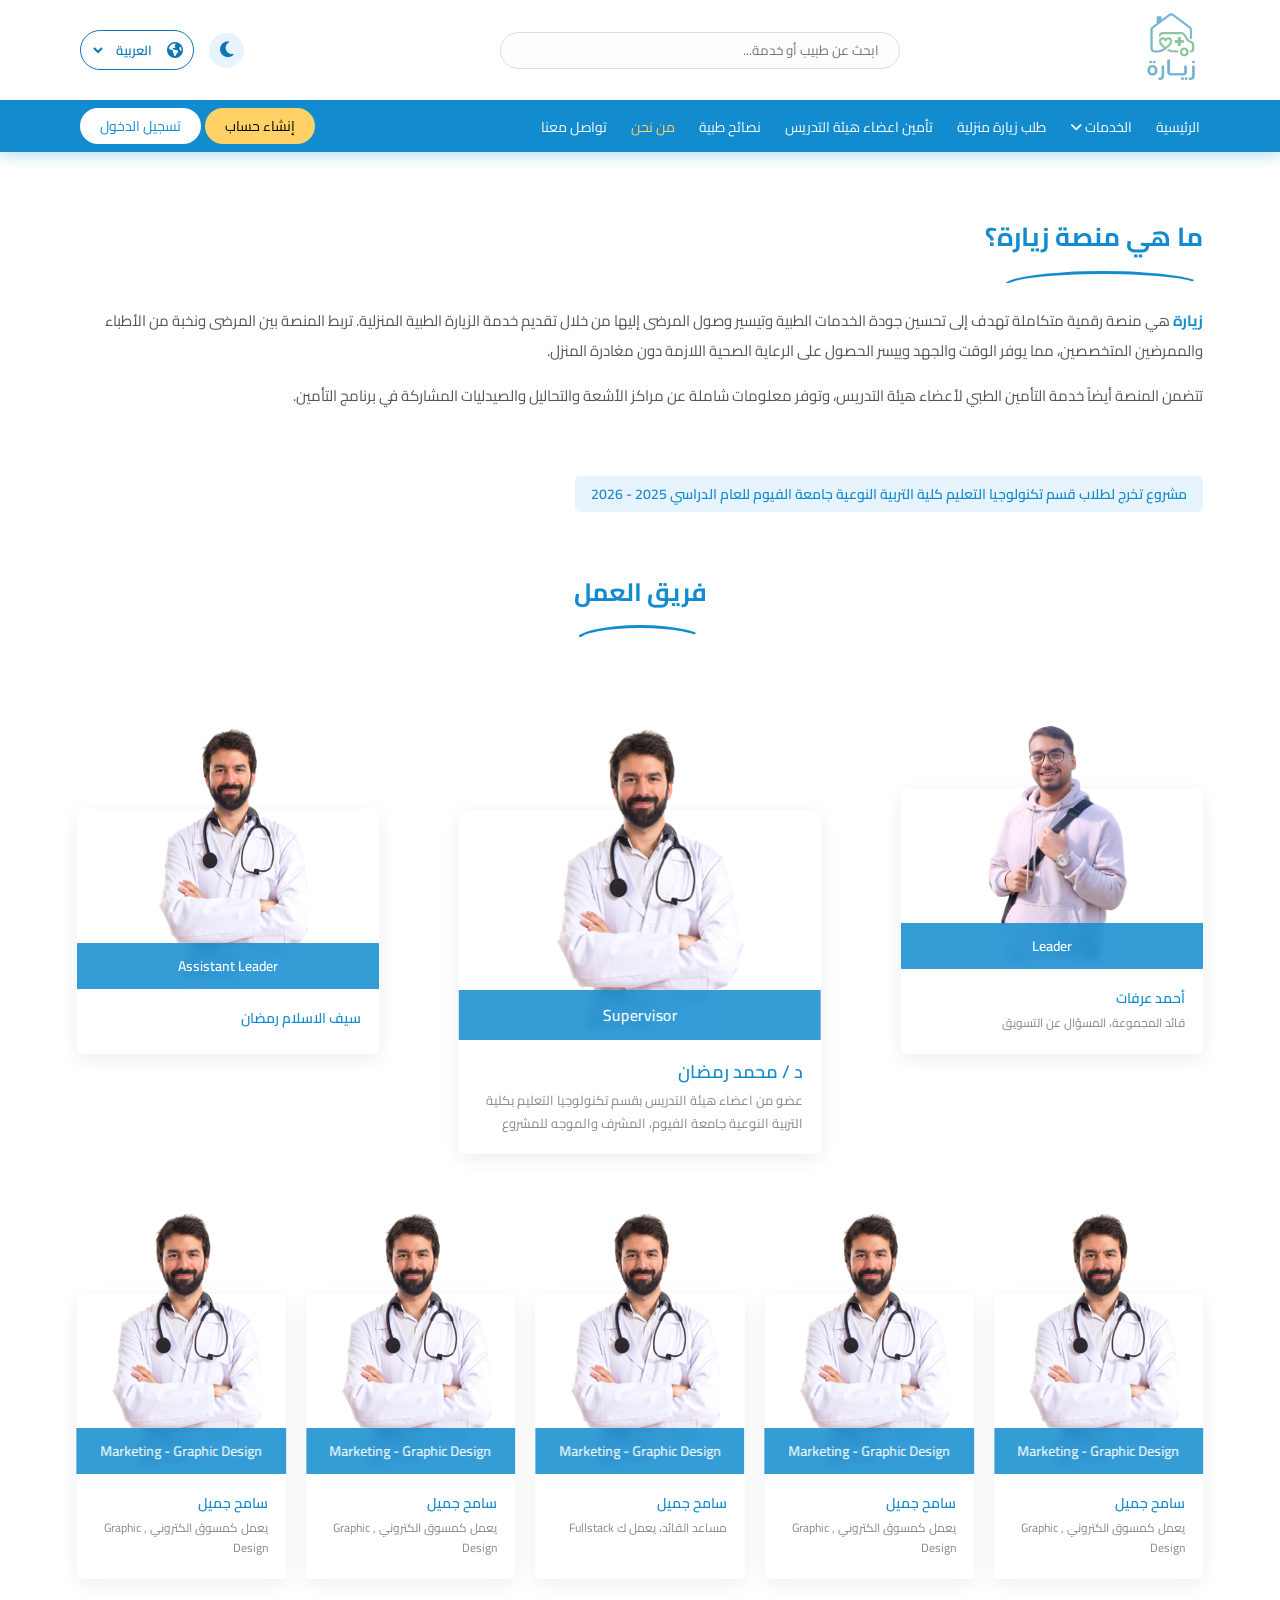
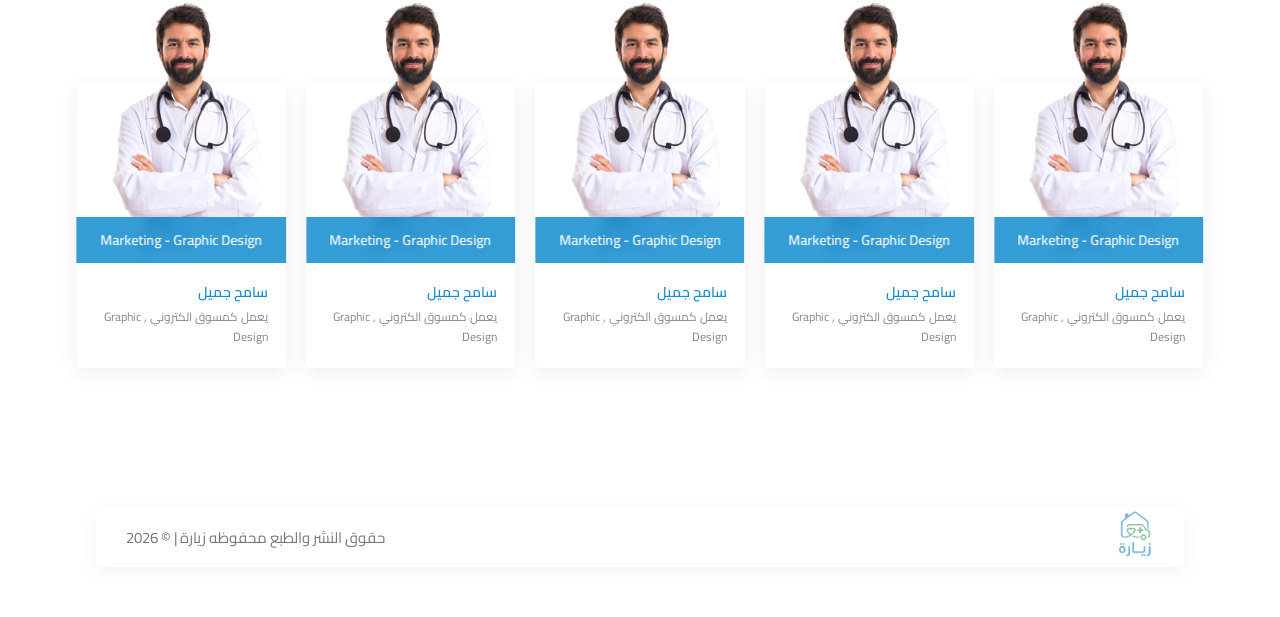
<file: about.html>
<!DOCTYPE html>
<html lang="ar" dir="rtl">
<head>
    <meta charset="UTF-8">
    <meta name="viewport" content="width=device-width, initial-scale=1.0">
    <title>من نحن</title>
    <link rel="stylesheet" href="css/header.css">
    <link rel="stylesheet" href="css/footer.css">
    <link rel="stylesheet" href="css/about.css">
    <link rel="stylesheet" href="https://cdnjs.cloudflare.com/ajax/libs/font-awesome/6.5.0/css/all.min.css">
    <link href="https://fonts.googleapis.com/css2?family=Cairo:wght@400;600;700;900&display=swap" rel="stylesheet">
</head>
<body>

<header class="header">
    <div class="middle-header">
        <div class="logo">
            <a href="index.html"><img src="assets/logo.png" alt="شعار زيارة"></a>
        </div>
        <div class="search">
            <input type="text" placeholder="ابحث عن طبيب أو خدمة..." id="searchInput" autocomplete="off">
            <div class="search-results-dropdown" id="searchDropdown">
                <div class="search-results-header">
                    <span><strong id="resultsCount"></strong>&nbsp;لـ "<span id="searchQuery"></span>"</span>
                    <button class="search-close-btn" onclick="closeSearchDropdown()"><i class="fa-solid fa-xmark"></i></button>
                </div>
                <div class="search-loading" id="searchLoading"><div class="search-spinner"></div><p>جاري البحث...</p></div>
                <div class="search-empty" id="searchEmpty"><i class="fa-solid fa-magnifying-glass"></i><p>لا توجد نتائج مطابقة</p></div>
                <div class="search-results-list" id="searchResultsList"></div>
            </div>
        </div>
        <div class="theme-toggle" onclick="toggleTheme()"><i class="fa-solid fa-moon"></i></div>
        <div class="lang">
            <i class="fa-solid fa-earth-americas"></i>
            <select onchange="changeLang(this.value)">
                <option value="ar">العربية</option>
                <option value="en">English</option>
            </select>
        </div>
    </div>

    <div class="nav-bar">
        <div class="hamburger" onclick="toggleMenu()">
            <span></span><span></span><span></span>
        </div>
        <nav class="nav">
            <div class="lang-theme">
                <div class="nav-theme" onclick="toggleTheme()">
                    <i class="fa-solid fa-moon" id="navThemeIcon"></i>
                    <span>تغيير الوضع</span>
                </div>
                <div class="nav-lang">
                    <i class="fa-solid fa-earth-americas"></i>
                    <select onchange="changeLang(this.value)">
                        <option value="ar">العربية</option>
                        <option value="en">English</option>
                    </select>
                </div>
            </div>
            <a href="index.html">الرئيسية</a>
            <div class="list-services">
                <a href="requestVisit.html">الخدمات <i class="fa-solid fa-angle-down"></i></a>
                <ul class="items-services">
                    <li>طلب طبيب</li>
                    <li>طلب تمريض</li>
                    <li>أخذ عينة</li>
                    <li>علاج طبيعي</li>
                </ul>
            </div>
            <a href="requestVisit.html">طلب زيارة منزلية</a>
            <a href="insurance.html">تأمين اعضاء هيئة التدريس</a>
            <a href="medicalTips.html">نصائح طبية</a>
            <a href="about.html" class="nav-active">من نحن</a>
            <a href="contact.html">تواصل معنا</a>
        </nav>
        <div class="buttons">
            <a href="register.html"><button class="join-btn">إنشاء حساب</button></a>
            <a href="login.html"><button class="login-btn">تسجيل الدخول</button></a>
        </div>
    </div>
</header>


<section class="about-section">
    <div class="about-container">

        <div class="about-text-wrap">
            <h2>ما هي منصة زيارة؟</h2>
            <div class="line line-w"></div>
            <p>
                <strong>زيارة</strong> هي منصة رقمية متكاملة تهدف إلى تحسين جودة الخدمات الطبية وتيسير وصول المرضى إليها من خلال تقديم خدمة الزيارة الطبية المنزلية. تربط المنصة بين المرضى ونخبة من الأطباء والممرضين المتخصصين، مما يوفر الوقت والجهد وييسر الحصول على الرعاية الصحية اللازمة دون مغادرة المنزل.
            </p>
            <p>
                تتضمن المنصة أيضاً خدمة التأمين الطبي لأعضاء هيئة التدريس، وتوفر معلومات شاملة عن مراكز الأشعة والتحاليل والصيدليات المشاركة في برنامج التأمين.
            </p>
        </div>

        <div class="about-info">
            <div class="about-badge">
                مشروع تخرج لطلاب قسم تكنولوجيا التعليم كلية التربية النوعية جامعة الفيوم للعام الدراسي 2025 - 2026
            </div>

        </div>

    </div>
</section> 


<section class="team-section">
    <div class="team-container">

        <div class="team-heading">
            <h2>فريق العمل</h2>
            <div class="line"></div>
        </div>

        <div class="team-supervisor-row">

            <div class="member-card leader-card">
                <div class="member-img-wrap">
                    <img src="assets/image/ahmed arafat.png" alt="قائد الفريق" onerror="this.style.display='none'; this.nextElementSibling.style.display='flex'">
                    <span class="member-number">Leader</span>
                </div>
                <div class="member-info">
                    <h3 class="member-name">أحمد عرفات</h3>
                    <p class="member-desc">قائد المجموعة، المسؤال عن التسويق</p>
                </div>
            </div>

            <div class="member-card supervisor-card">
                <div class="member-img-wrap">
                    <img src="assets/image/b3b3faed5a578a21a8fcec059f989ca0964f6737.png" alt="مشرف المشروع" onerror="this.style.display='none'; this.nextElementSibling.style.display='flex'">
                    <span class="member-number">Supervisor</span>
                </div>
                <div class="member-info">
                    <h3 class="member-name">د / محمد رمضان</h3>
                    <p class="member-desc">عضو من اعضاء هيئة التدريس بقسم تكنولوجيا التعليم بكلية التربية النوعية جامعة الفيوم، المشرف والموجه للمشروع</p>
                </div>
            </div>

            <div class="member-card leader-card">
                <div class="member-img-wrap">
                    <img src="assets/image/b3b3faed5a578a21a8fcec059f989ca0964f6737.png" alt="مساعد القائد" onerror="this.style.display='none'; this.nextElementSibling.style.display='flex'">
                    <span class="member-number">Assistant Leader</span>
                </div>
                <div class="member-info">
                    <h3 class="member-name">سيف الاسلام رمضان</h3>
                    <p class="member-desc"></p>
                </div>
            </div>

        </div>

        <div class="team-members-grid">

            <div class="member-card" style="animation-delay:0.05s">
                <div class="member-img-wrap">
                    <img src="assets/image/b3b3faed5a578a21a8fcec059f989ca0964f6737.png" alt="عضو" onerror="this.style.display='none'; this.nextElementSibling.style.display='flex'">
                    <span class="member-number">Marketing - Graphic Design</span>
                </div>
                <div class="member-info">
                    <h3 class="member-name">سامح جميل</h3>
                    <p class="member-desc">يعمل كمسوق الكتروني , Graphic Design</p>

                </div>
            </div>

            <div class="member-card" style="animation-delay:0.05s">
                <div class="member-img-wrap">
                    <img src="assets/image/b3b3faed5a578a21a8fcec059f989ca0964f6737.png" alt="عضو" onerror="this.style.display='none'; this.nextElementSibling.style.display='flex'">
                    <span class="member-number">Marketing - Graphic Design</span>
                </div>
                <div class="member-info">
                    <h3 class="member-name">سامح جميل</h3>
                    <p class="member-desc">يعمل كمسوق الكتروني , Graphic Design</p>

                </div>
            </div>

            <div class="member-card" style="animation-delay:0.05s">
                <div class="member-img-wrap">
                    <img src="assets/image/b3b3faed5a578a21a8fcec059f989ca0964f6737.png" alt="عضو" onerror="this.style.display='none'; this.nextElementSibling.style.display='flex'">
                    <span class="member-number">Marketing - Graphic Design</span>
                </div>
                <div class="member-info">
                    <h3 class="member-name">سامح جميل</h3>
                    <p class="member-desc">مساعد القائد، يعمل ك Fullstack </p>

                </div>
            </div>

            <div class="member-card" style="animation-delay:0.05s">
                <div class="member-img-wrap">
                    <img src="assets/image/b3b3faed5a578a21a8fcec059f989ca0964f6737.png" alt="عضو" onerror="this.style.display='none'; this.nextElementSibling.style.display='flex'">
                    <span class="member-number">Marketing - Graphic Design</span>
                </div>
                <div class="member-info">
                    <h3 class="member-name">سامح جميل</h3>
                    <p class="member-desc">يعمل كمسوق الكتروني , Graphic Design</p>

                </div>
            </div>

            <div class="member-card" style="animation-delay:0.05s">
                <div class="member-img-wrap">
                    <img src="assets/image/b3b3faed5a578a21a8fcec059f989ca0964f6737.png" alt="عضو" onerror="this.style.display='none'; this.nextElementSibling.style.display='flex'">
                    <span class="member-number">Marketing - Graphic Design</span>
                </div>
                <div class="member-info">
                    <h3 class="member-name">سامح جميل</h3>
                    <p class="member-desc">يعمل كمسوق الكتروني , Graphic Design</p>

                </div>
            </div>
            <div class="member-card" style="animation-delay:0.05s">
                <div class="member-img-wrap">
                    <img src="assets/image/b3b3faed5a578a21a8fcec059f989ca0964f6737.png" alt="عضو" onerror="this.style.display='none'; this.nextElementSibling.style.display='flex'">
                    <span class="member-number">Marketing - Graphic Design</span>
                </div>
                <div class="member-info">
                    <h3 class="member-name">سامح جميل</h3>
                    <p class="member-desc">يعمل كمسوق الكتروني , Graphic Design</p>

                </div>
            </div>

            <div class="member-card" style="animation-delay:0.05s">
                <div class="member-img-wrap">
                    <img src="assets/image/b3b3faed5a578a21a8fcec059f989ca0964f6737.png" alt="عضو" onerror="this.style.display='none'; this.nextElementSibling.style.display='flex'">
                    <span class="member-number">Marketing - Graphic Design</span>
                </div>
                <div class="member-info">
                    <h3 class="member-name">سامح جميل</h3>
                    <p class="member-desc">يعمل كمسوق الكتروني , Graphic Design</p>

                </div>
            </div>

            <div class="member-card" style="animation-delay:0.05s">
                <div class="member-img-wrap">
                    <img src="assets/image/b3b3faed5a578a21a8fcec059f989ca0964f6737.png" alt="عضو" onerror="this.style.display='none'; this.nextElementSibling.style.display='flex'">
                    <span class="member-number">Marketing - Graphic Design</span>
                </div>
                <div class="member-info">
                    <h3 class="member-name">سامح جميل</h3>
                    <p class="member-desc">يعمل كمسوق الكتروني , Graphic Design</p>

                </div>
            </div>

            <div class="member-card" style="animation-delay:0.05s">
                <div class="member-img-wrap">
                    <img src="assets/image/b3b3faed5a578a21a8fcec059f989ca0964f6737.png" alt="عضو" onerror="this.style.display='none'; this.nextElementSibling.style.display='flex'">
                    <span class="member-number">Marketing - Graphic Design</span>
                </div>
                <div class="member-info">
                    <h3 class="member-name">سامح جميل</h3>
                    <p class="member-desc">يعمل كمسوق الكتروني , Graphic Design</p>

                </div>
            </div>

            <div class="member-card" style="animation-delay:0.05s">
                <div class="member-img-wrap">
                    <img src="assets/image/b3b3faed5a578a21a8fcec059f989ca0964f6737.png" alt="عضو" onerror="this.style.display='none'; this.nextElementSibling.style.display='flex'">
                    <span class="member-number">Marketing - Graphic Design</span>
                </div>
                <div class="member-info">
                    <h3 class="member-name">سامح جميل</h3>
                    <p class="member-desc">يعمل كمسوق الكتروني , Graphic Design</p>

                </div>
            </div>

        </div>

    </div>
</section>

<footer>
    <div class="footer-small">
        <div class="footer-logo"><img src="assets/logo.png" alt="زيارة"></div>
        <p>حقوق النشر والطبع محفوظه زيارة | &copy; 2026</p>
    </div>
</footer>

<script src="js/header.js"></script>
</body>
</html>
</file>
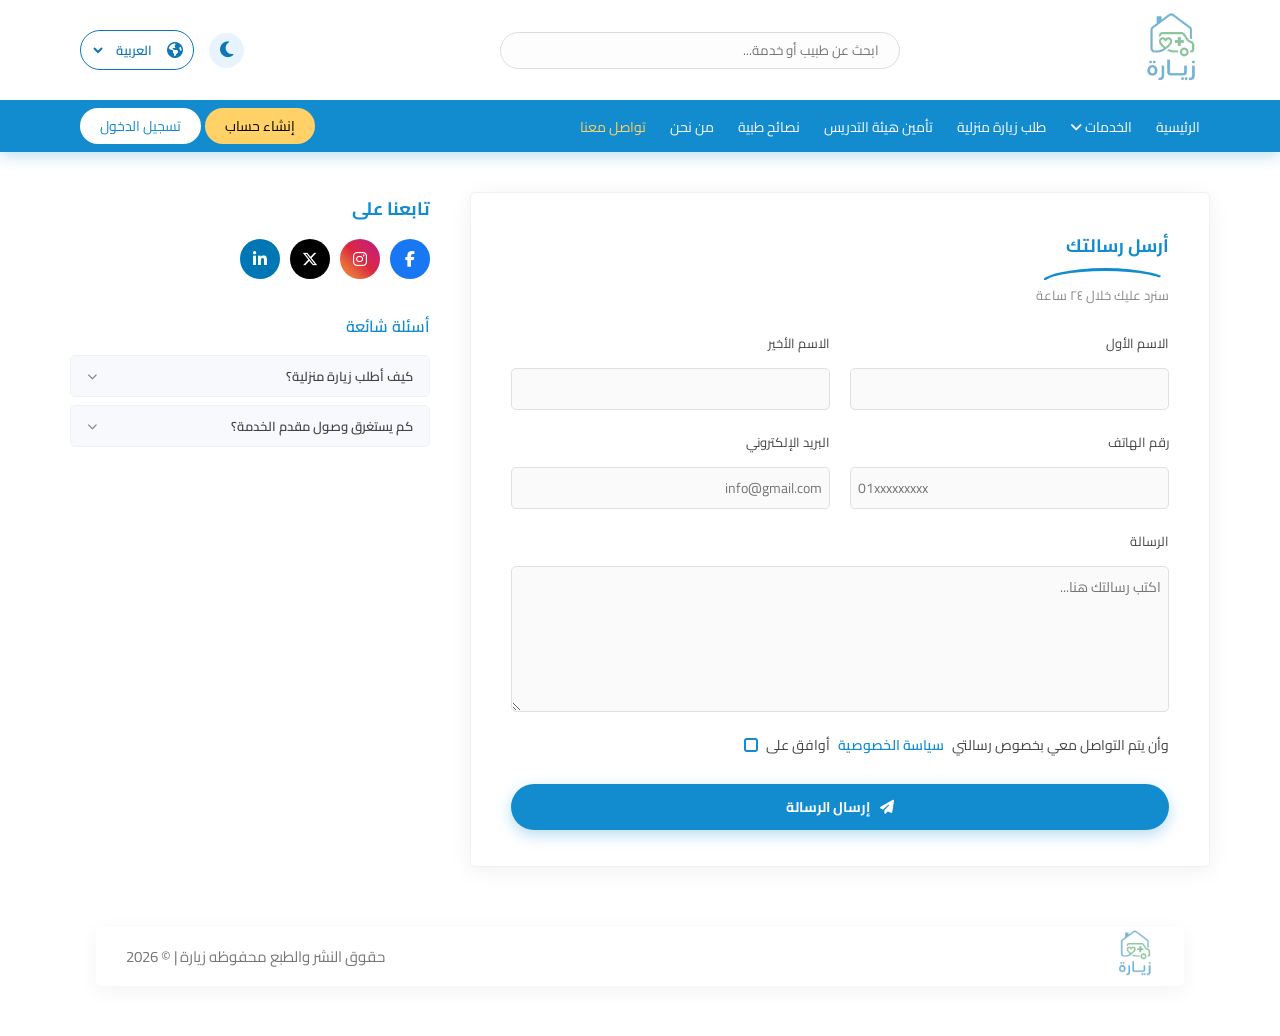
<file: contact.html>
<!DOCTYPE html>
<html lang="ar" dir="rtl">
<head>
    <meta charset="UTF-8">
    <meta name="viewport" content="width=device-width, initial-scale=1.0">
    <title>تواصل معنا</title>
    <link rel="stylesheet" href="css/header.css">
    <link rel="stylesheet" href="css/footer.css">
    <link rel="stylesheet" href="css/contact.css">
    <link rel="stylesheet" href="https://cdnjs.cloudflare.com/ajax/libs/font-awesome/6.5.0/css/all.min.css">
    <link href="https://fonts.googleapis.com/css2?family=Cairo:wght@400;600;700;900&display=swap" rel="stylesheet">
</head>
<body>

<header class="header">
    <div class="middle-header">
        <div class="logo">
            <a href="index.html"><img src="assets/logo.png" alt="شعار زيارة"></a>
        </div>
        <div class="search" style="flex:1; display:flex; justify-content:center; margin:0 20px;">
            <input type="text" placeholder="ابحث عن طبيب أو خدمة..." autocomplete="off">
        </div>
        <div class="theme-toggle" onclick="toggleTheme()">
            <i class="fa-solid fa-moon"></i>
        </div>
        <div class="lang">
            <i class="fa-solid fa-earth-americas"></i>
            <select>
                <option value="ar">العربية</option>
                <option value="en">English</option>
            </select>
        </div>
    </div>
    <div class="nav-bar">
        <div class="hamburger" onclick="toggleMenu()">
            <span></span><span></span><span></span>
        </div>
        <nav class="nav">
            <div class="lang-theme">
                <div class="nav-theme" onclick="toggleTheme()">
                    <i class="fa-solid fa-moon" id="navThemeIcon"></i>
                    <span>تغيير الوضع</span>
                </div>
                <div class="nav-lang">
                    <i class="fa-solid fa-earth-americas"></i>
                    <select><option value="ar">العربية</option><option value="en">English</option></select>
                </div>
            </div>
            <a href="index.html">الرئيسية</a>
            <div class="list-services">
                <a href="">الخدمات <i class="fa-solid fa-angle-down"></i></a>
                <ul class="items-services">
                    <li>طلب طبيب</li>
                    <li>طلب تمريض</li>
                    <li>أخذ عينة</li>
                    <li>علاج طبيعي</li>
                </ul>
            </div>
            <a href="requestVisit.html">طلب زيارة منزلية</a>
            <a href="insurance.html">تأمين هيئة التدريس</a>
            <a href="medicalTips.html">نصائح طبية</a>
            <a href="about.html">من نحن</a>
            <a href="contact.html" class="nav-active">تواصل معنا</a>
        </nav>
        <div class="buttons">
            <a href="register.html"><button class="join-btn">إنشاء حساب</button></a>
            <a href="login.html"><button class="login-btn">تسجيل الدخول</button></a>
        </div>
    </div>
</header>

<main class="contact-main">

    <div class="contact-form-col">
        <div class="section-header">
            <div>
                <h2>أرسل رسالتك</h2>
                <div class="section-line"></div>
                <p class="section-sub">سنرد عليك خلال ٢٤ ساعة</p>
            </div>
        </div>

        <form class="contact-form" id="contactForm" onsubmit="sendMessage(event)">

            <div class="form-row-double">
                <div class="input-group">
                    <label>الاسم الأول</label>
                    <input type="text" id="firstName" placeholder="" required>
                </div>
                <div class="input-group">
                    <label>الاسم الأخير</label>
                    <input type="text" id="lastName" placeholder="" required>
                </div>
            </div>

            <div class="form-row-double">
                <div class="input-group">
                    <label>رقم الهاتف</label>
                    <input type="tel" id="phone" placeholder="01xxxxxxxxx" required>
                </div>
                <div class="input-group">
                    <label> البريد الإلكتروني</label>
                    <input type="email" id="email" placeholder="info@gmail.com" required>
                </div>
            </div>


            <div class="input-group">
                <label>الرسالة</label>
                <textarea id="message" rows="5" placeholder="اكتب رسالتك هنا..." required></textarea>
            </div>

            <div class="input-group">
                <label class="custom-checkbox">
                    <input type="checkbox" id="acceptTerms" required>
                    <span class="checkmark"></span>
                    أوافق على <a href="#">سياسة الخصوصية</a> وأن يتم التواصل معي بخصوص رسالتي
                </label>
            </div>

            <button type="submit" class="send-btn" id="sendBtn">
                <i class="fa-solid fa-paper-plane"></i>
                إرسال الرسالة
            </button>

        </form>

        <div class="form-success" id="formSuccess">
            <div class="success-icon"><i class="fa-solid fa-circle-check"></i></div>
            <h3>تم إرسال رسالتك بنجاح!</h3>
            <p>شكراً لتواصلك معنا. سيقوم فريقنا بالرد عليك خلال ٢٤ ساعة على البريد الإلكتروني أو رقم الهاتف الذي أدخلته.</p>
            <button class="send-btn" onclick="resetForm()" style="margin-top:10px;">
                <i class="fa-solid fa-rotate-right"></i> إرسال رسالة أخرى
            </button>
        </div>

    </div>

    <aside class="contact-info-col">

        <div class="social-section">
            <h3>تابعنا على</h3>
            <div class="social-links">
                <a href="#" class="social-btn facebook" title="فيسبوك"><i class="fa-brands fa-facebook-f"></i></a>
                <a href="#" class="social-btn instagram" title="إنستغرام"><i class="fa-brands fa-instagram"></i></a>
                <a href="#" class="social-btn twitter" title="x"><i class="fa-brands fa-x-twitter"></i></a>
                <a href="#" class="social-btn linkedin" title="لينكدإن"><i class="fa-brands fa-linkedin-in"></i></a>
            </div>
        </div>

        <div class="faq-section">
            <h3>أسئلة شائعة</h3>
            <div class="faq-list" id="faqList">

                <div class="faq-item">
                    <button class="faq-question" onclick="toggleFaq(this)">
                        <span>كيف أطلب زيارة منزلية؟</span>
                        <i class="fa-solid fa-chevron-down faq-icon"></i>
                    </button>
                    <div class="faq-answer">
                        <p>يمكنك طلب زيارة منزلية من خلال الضغط على "طلب زيارة منزلية" في القائمة الرئيسية، ثم اتباع الخطوات البسيطة لاختيار نوع الخدمة وتحديد الموعد.</p>
                    </div>
                </div>

                <div class="faq-item">
                    <button class="faq-question" onclick="toggleFaq(this)">
                        <span>كم يستغرق وصول مقدم الخدمة؟</span>
                        <i class="fa-solid fa-chevron-down faq-icon"></i>
                    </button>
                    <div class="faq-answer">
                        <p>يصل مقدم الخدمة في الموعد المحدد الذي تختاره أثناء الحجز. في حالات الطوارئ يمكن تقليص وقت الانتظار بحسب التوفر.</p>
                    </div>
                </div>

            </div>
        </div>

    </aside>

</main>

<footer>
    <div class="footer-small">
        <div class="footer-logo"><img src="assets/logo.png" alt="زيارة"></div>
        <p>حقوق النشر والطبع محفوظه زيارة | &copy; 2026</p>
    </div>
</footer>

<script src="js/header.js"></script>
<script src="js/contact.js"></script>
</body>
</html>
</file>
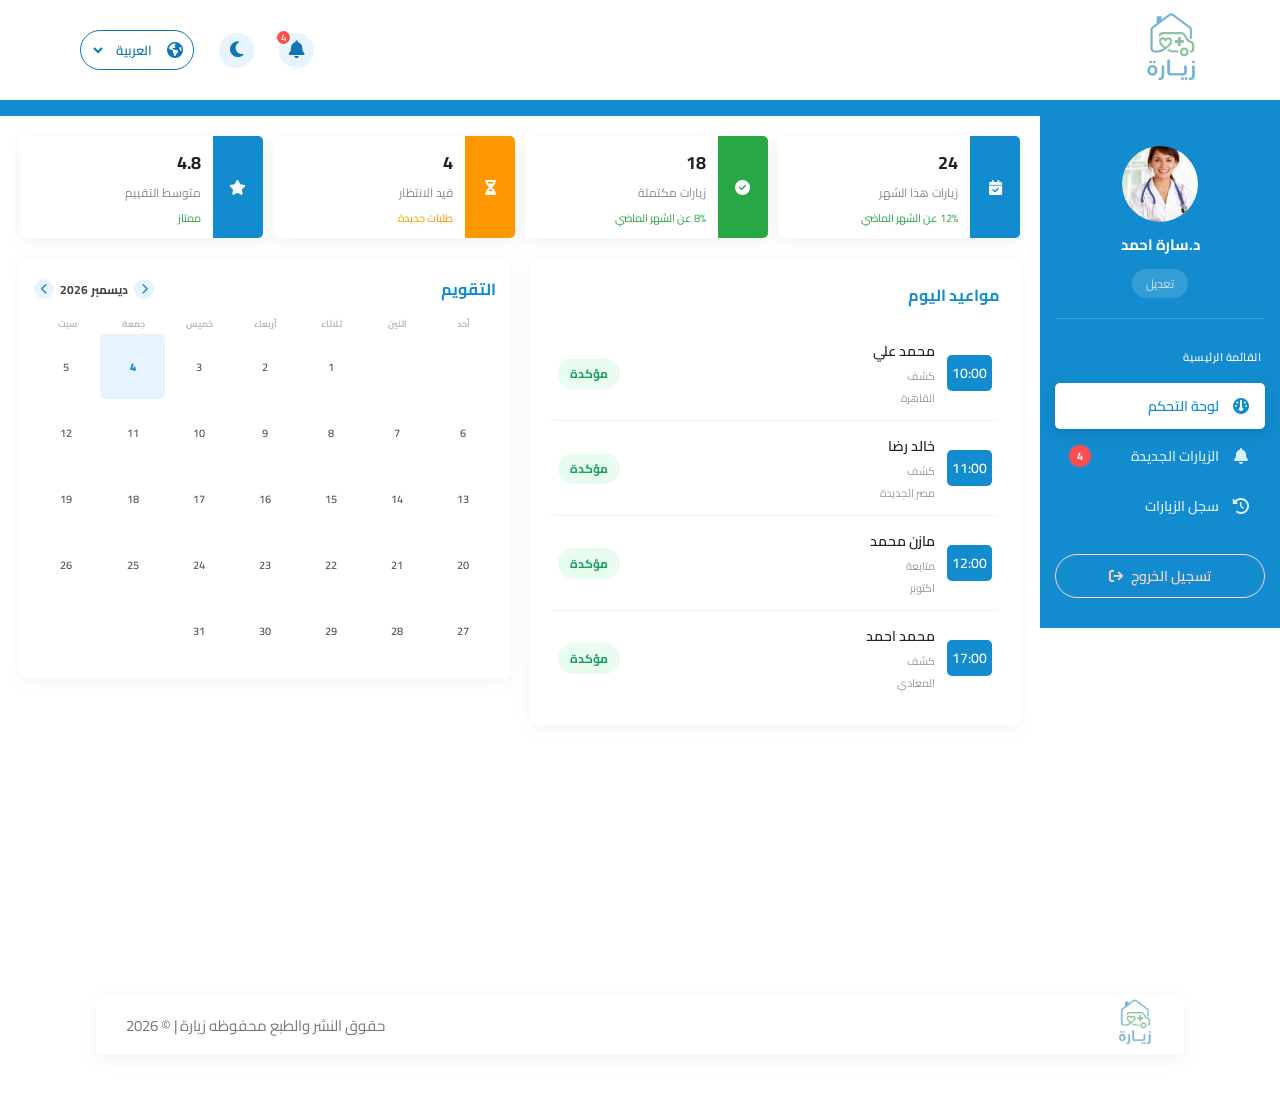
<file: dashbordDoctor.html>
<!DOCTYPE html>
<html lang="ar" dir="rtl">
<head>
    <meta charset="UTF-8">
    <meta name="viewport" content="width=device-width, initial-scale=1.0">
    <title>لوحة تحكم الطبيب</title>
    <link rel="stylesheet" href="css/dashbordDoctor.css">
    <link rel="stylesheet" href="css/header.css">
    <link rel="stylesheet" href="css/footer.css">
    <link rel="stylesheet" href="https://cdnjs.cloudflare.com/ajax/libs/font-awesome/6.5.0/css/all.min.css">
    <link href="https://fonts.googleapis.com/css2?family=Cairo:wght@400;600;700;900&display=swap" rel="stylesheet">
</head>
<body>

<header class="header">
    <div class="middle-header">

        <div class="logo">
            <a href="#"><img src="assets/logo.png" alt="شعار زيارة"></a>
        </div>

        <div class="group-btns"> 

            <div class="notif-wrapper" id="notifWrapper">
                <div class="notifications" onclick="toggleNotif()">
                    <i class="fa-solid fa-bell"></i>
                    <span class="notif-badge" id="notifBadge">3</span>
                </div>
                <div class="notif-dropdown" id="notifDropdown">
                    <div class="notif-header">
                        <span>الإشعارات</span>
                        <button class="notif-mark-all" onclick="markAllRead()">تحديد الكل كمقروء</button>
                    </div>
                    <div class="notif-list" id="notifList"></div>
                    <div class="notif-footer">
                        <a href="#" onclick="showSection('history'); closeNotif();">عرض سجل الزيارات</a>
                    </div>
                </div>
            </div>

            <div class="theme-toggle" onclick="toggleTheme()">
                <i class="fa-solid fa-moon"></i>
            </div>

            <div class="lang">                
                <i class="fa-solid fa-earth-americas"></i>
                <select onchange=""> 
                    <option value="ar">العربية</option>
                    <option value="en">English</option>
                </select>
            </div>
        </div>

    </div>

    <div class="nav-bar">
        <div class="hamburger" onclick="toggleMenu()">
            <span></span>
            <span></span>
            <span></span>
        </div>

        <nav class="nav">
                <div class="nav-notifications" onclick="toggleNotif()">
                    <i class="fa-solid fa-bell"></i>
                    <span>الاشعارات</span>
                </div>     
                <div class="lang-theme">
                    <div class="nav-theme" onclick="toggleTheme()" >
                        <i class="fa-solid fa-moon" id="navThemeIcon"></i>
                        <span>تغيير الوضع</span>
                    </div>

                    <div class="nav-lang" >
                        <i class="fa-solid fa-earth-americas"></i>
                        <select onchange="changeLang(this.value)">
                            <option value="ar">العربية</option>
                            <option value="en">English</option>
                        </select>
                    </div> 
                </div>     
               
        </nav>
    </div>

</header>
<div class="dashboard-layout">
    <aside class="sidebar">
        <div class="profile">
            <a onclick="showSection('profile')" style="cursor:pointer;">
            <div class="image-profile">
                <img src="assets/image/sara.png" alt="صورة الملف">
            </div>
            <div class="name-profile">د.سارة احمد </div>
            <span>تعديل</span>
            </a>
        </div>

        <nav class="sidebar-nav">
            <div class="nav-section-title">القائمة الرئيسية</div>

            <a class="nav-item active" onclick="showSection('dashboard')">
                <i class="fa-solid fa-gauge"></i>
                <span>لوحة التحكم</span>
            </a>
            <a class="nav-item" onclick="showSection('new-visits')">
                <i class="fa-solid fa-bell"></i>
                <span>الزيارات الجديدة</span>
                <span class="badge">4</span>
            </a>
            <a class="nav-item" onclick="showSection('history')">
                <i class="fa-solid fa-clock-rotate-left"></i>
                <span>سجل الزيارات</span>
            </a>
        </nav>
        <button onclick="logout()"><span>تسجيل الخروج</span><i class="fa-solid fa-arrow-right-from-bracket"></i></button>

    </aside>

    <main>
    <div id="section-profile" style="display:none;">

        <div class="profile-hero">
            <div class="profile-hero-banner"></div>
            <div class="profile-hero-body">
                <div class="profile-avatar-wrap">
                    <div class="profile-avatar" id="profileAvatarPreview">
                        <img src="assets/image/sara.png" alt="" id="profileAvatarImg">
                    </div>
                    <label class="profile-avatar-edit" for="avatarInput" title="تغيير الصورة">
                        <i class="fa-solid fa-camera"></i>
                    </label>
                    <input type="file" id="avatarInput" accept="image/*" style="display:none;">
                </div>
                <div class="profile-hero-info">
                    <h2 id="heroName">د. سارة أحمد</h2>
                    <span class="profile-spec-badge" id="heroSpec">مخ واعصاب</span>
                </div>

            </div>
        </div>

        <div class="profile-form-card">

            <div class="profile-tabs">
                <button class="profile-tab active" onclick="switchProfileTab('personal', this)">
                    المعلومات الشخصية
                </button>
                <button class="profile-tab" onclick="switchProfileTab('professional', this)">
                    المعلومات المهنية
                </button>
                <button class="profile-tab" onclick="switchProfileTab('security', this)">
                    الأمان
                </button>
                <button class="profile-tab" onclick="switchProfileTab('documents', this)">
                    المستندات
                </button>
            </div>

            <div class="profile-tab-content active" id="tab-personal">
                <form id="personalForm" onsubmit="saveProfileSection(event, 'personal')">
                    <input type="hidden" name="DoctorId" value="1">

                    <div class="pf-row">
                        <div class="pf-group">
                            <label>الاسم بالكامل</label>
                            <input type="text" name="FullName" id="inputFullName" value="د. سارة أحمد" required minlength="3">
                            <span class="pf-error" id="err-FullName"></span>
                        </div>
                        <div class="pf-group">
                            <label>رقم الهاتف</label>
                            <input type="text" name="Phone" id="inputPhone" value="01000000000"
                                   pattern="^01[0125][0-9]{8}$" title="رقم هاتف مصري صحيح" required>
                            <span class="pf-error" id="err-Phone"></span>
                        </div>
                    </div>

                    <div class="pf-row">
                        <div class="pf-group">
                            <label>البريد الإلكتروني</label>
                            <input type="email" name="Email" id="inputEmail" value="sara@gmail.com">
                            <span class="pf-error" id="err-Email"></span>
                        </div>
                        <div class="pf-group">
                            <label>العنوان</label>
                            <input type="text" name="Address" id="inputAddress" value="القاهرة" required>
                            <span class="pf-error" id="err-Address"></span>
                        </div>
                    </div>

                    <div class="pf-row">
                        <div class="pf-group">
                            <label>النوع</label>
                            <select name="Gender" id="inputGender">
                                <option value="female" selected>أنثى</option>
                                <option value="male">ذكر</option>
                            </select>
                            <span class="pf-error" id="err-Gender"></span>
                        </div>
                        <div class="pf-group">
                            <label>السن</label>
                            <input type="number" name="Age" id="inputAge" value="34" min="22" max="90" required>
                            <span class="pf-error" id="err-Age"></span>
                        </div>
                    </div>

                    <div class="pf-group full-width">
                        <label>نبذة شخصية</label>
                        <textarea name="Bio" id="inputBio" rows="3"
                            placeholder="اكتب نبذة مختصرة عنك تظهر في ملفك الشخصي...">   خبرة 8 سنوات في تخصص طب المخ والاعصاب.</textarea>
                        <span class="pf-hint">سيظهر هذا النص في صفحة ملفك الشخصي للمرضى</span>
                    </div>

                    <div class="pf-actions">
                        <button type="submit" class="pf-save-btn">
                            حفظ المعلومات الشخصية
                        </button>
                    </div>
                </form>
            </div>

            <div class="profile-tab-content" id="tab-professional">
                <form id="professionalForm" onsubmit="saveProfileSection(event, 'professional')">
                    <input type="hidden" name="DoctorId" value="1">

                    <div class="pf-row">
                        <div class="pf-group">
                            <label>التخصص</label>
                            <select name="Specialty" id="inputSpecialty">
                                <option>طبيب عام</option>
                                <option>باطنة</option>
                                <option>عظام</option>
                                <option>أطفال وحديثي الولادة</option>
                                <option>نساء وتوليد</option>
                                <option>جلدية</option>
                                <option>عيون</option>
                                <option>أنف وأذن وحنجرة</option>
                                <option>مخ وأعصاب</option>
                                <option>أمراض الدم والأورام</option>
                                <option>طب نفسي</option>
                                <option>علاج طبيعي وتأهيل</option>
                            </select>
                        </div>
                        <div class="pf-group">
                            <label>سعر الكشف (جنيه)</label>
                            <input type="number" name="ConsultationFee" id="inputFee"
                                   value="500" min="50" max="5000" step="50" required>
                            <span class="pf-error" id="err-ConsultationFee"></span>
                        </div>
                    </div>

                    <div class="pf-row">
                        <div class="pf-group">
                            <label>سنوات الخبرة</label>
                            <input type="number" name="YearsExperience" id="inputYears"
                                   value="8" min="0" max="60" required>
                        </div>
                        <div class="pf-group">
                            <label>المؤهل العلمي</label>
                            <input type="text" name="Qualification" id="inputQual"
                                   value="بكالوريوس طب وجراحة المخ والاعصاب — جامعة القاهرة">
                        </div>
                    </div>

                    <div class="pf-group full-width">
                        <label>المستشفيات والمراكز الطبية التابعة</label>
                        <input type="text" name="Affiliations" id="inputAffil"
                               placeholder="مثال: مستشفى القاهرة التخصصي، مركز النيل الطبي..."
                               value="مستشفى القاهرة التخصصي">
                    </div>

                    <div class="pf-group full-width">
                        <label>مناطق الخدمة</label>
                        <div class="pf-tags-wrap" id="serviceAreasTags">
                            <span class="pf-tag">القاهرة <button type="button" onclick="removeTag(this)">×</button></span>
                            <span class="pf-tag">الجيزة <button type="button" onclick="removeTag(this)">×</button></span>
                            <span class="pf-tag">مصر الجديدة <button type="button" onclick="removeTag(this)">×</button></span>
                            <input type="text" class="pf-tag-input" id="tagInput"
                                   placeholder="أضف منطقة..." onkeydown="addTagOnEnter(event)">
                        </div>
                        <input type="hidden" name="ServiceAreas" id="serviceAreasHidden" value="القاهرة,الجيزة,مصر الجديدة">
                        <span class="pf-hint">اضغط Enter لإضافة منطقة جديدة</span>
                    </div>

                    <div class="pf-group full-width">
                        <label>أوقات العمل المتاحة</label>
                        <div class="pf-working-hours">
                            <div class="wh-row">
                                <div class="wh-day">
                                    <input type="checkbox" name="Days" value="saturday" id="d0" checked>
                                    <label for="d0">السبت</label>
                                </div>
                                <input type="time" name="SatStart" value="09:00">
                                <span>—</span>
                                <input type="time" name="SatEnd"   value="17:00">
                            </div>
                            <div class="wh-row">
                                <div class="wh-day">
                                    <input type="checkbox" name="Days" value="sunday" id="d1" checked>
                                    <label for="d1">الأحد</label>
                                </div>
                                <input type="time" name="SunStart" value="09:00">
                                <span>—</span>
                                <input type="time" name="SunEnd"   value="17:00">
                            </div>
                            <div class="wh-row">
                                <div class="wh-day">
                                    <input type="checkbox" name="Days" value="monday" id="d2" checked>
                                    <label for="d2">الاثنين</label>
                                </div>
                                <input type="time" name="MonStart" value="09:00">
                                <span>—</span>
                                <input type="time" name="MonEnd"   value="17:00">
                            </div>
                            <div class="wh-row">
                                <div class="wh-day">
                                    <input type="checkbox" name="Days" value="tuesday" id="d3" checked>
                                    <label for="d3">الثلاثاء</label>
                                </div>
                                <input type="time" name="TueStart" value="09:00">
                                <span>—</span>
                                <input type="time" name="TueEnd"   value="17:00">
                            </div>
                            <div class="wh-row">
                                <div class="wh-day">
                                    <input type="checkbox" name="Days" value="wednesday" id="d4" checked>
                                    <label for="d4">الأربعاء</label>
                                </div>
                                <input type="time" name="WedStart" value="09:00">
                                <span>—</span>
                                <input type="time" name="WedEnd"   value="17:00">
                            </div>
                            <div class="wh-row">
                                <div class="wh-day">
                                    <input type="checkbox" name="Days" value="thursday" id="d5" checked>
                                    <label for="d5">الخميس</label>
                                </div>
                                <input type="time" name="ThuStart" value="09:00">
                                <span>—</span>
                                <input type="time" name="ThuEnd"   value="17:00">
                            </div>
                            <div class="wh-row">
                                <div class="wh-day">
                                    <input type="checkbox" name="Days" value="friday" id="d6">
                                    <label for="d6">الجمعة</label>
                                </div>
                                <input type="time" name="FriStart" value="10:00" disabled>
                                <span>—</span>
                                <input type="time" name="FriEnd"   value="14:00" disabled>
                            </div>
                        </div>
                    </div>

                    <div class="pf-actions">
                        <button type="submit" class="pf-save-btn">
                            حفظ المعلومات المهنية
                        </button>
                    </div>
                </form>
            </div>

            <div class="profile-tab-content" id="tab-security">
                <form id="securityForm" onsubmit="saveProfileSection(event, 'security')">
                    <input type="hidden" name="DoctorId" value="1">

                    <div class="pf-security-info">
                        <p>لتغيير كلمة المرور يجب إدخال كلمتك الحالية أولاً</p>
                    </div>

                    <div class="pf-group full-width">
                        <label>كلمة المرور الحالية</label>
                        <div class="pf-password-wrap">
                            <input type="password" name="CurrentPassword" id="inputCurrentPwd"
                                   placeholder="أدخل كلمة المرور الحالية" required autocomplete="current-password">
                            <button type="button" class="pf-eye-btn" onclick="togglePwd('inputCurrentPwd', this)">
                                <i class="fa-solid fa-eye"></i>
                            </button>
                        </div>
                        <span class="pf-error" id="err-CurrentPassword"></span>
                    </div>

                    <div class="pf-row">
                        <div class="pf-group">
                            <label>كلمة المرور الجديدة</label>
                            <div class="pf-password-wrap">
                                <input type="password" name="NewPassword" id="inputNewPwd"
                                       placeholder="8 أحرف على الأقل" required minlength="8"
                                       autocomplete="new-password">
                                <button type="button" class="pf-eye-btn" onclick="togglePwd('inputNewPwd', this)">
                                    <i class="fa-solid fa-eye"></i>
                                </button>
                            </div>
                            <div class="pf-strength-bar" id="strengthBar">
                                <div class="pf-strength-fill" id="strengthFill"></div>
                            </div>
                            <span class="pf-strength-label" id="strengthLabel"></span>
                            <span class="pf-error" id="err-NewPassword"></span>
                        </div>
                        <div class="pf-group">
                            <label>تأكيد كلمة المرور</label>
                            <div class="pf-password-wrap">
                                <input type="password" name="ConfirmPassword" id="inputConfirmPwd"
                                       placeholder="أعد إدخال كلمة المرور" required
                                       autocomplete="new-password">
                                <button type="button" class="pf-eye-btn" onclick="togglePwd('inputConfirmPwd', this)">
                                    <i class="fa-solid fa-eye"></i>
                                </button>
                            </div>
                            <span class="pf-error" id="err-ConfirmPassword"></span>
                        </div>
                    </div>

                    <div class="pf-actions">
                        <button type="submit" class="pf-save-btn">
                            تحديث كلمة المرور
                        </button>
                    </div>
                </form>
            </div>

            <div class="profile-tab-content" id="tab-documents">

                <div class="docs-grid">

                    <div class="doc-card">
                        <div class="doc-icon-wrap cert-icon"><i class="fa-solid fa-file-medical"></i></div>
                        <div class="doc-info">
                            <h4>الشهادة الطبية</h4>
                            <p class="doc-status missing" id="docCert">
                                <i class="fa-solid fa-circle-xmark"></i> لم يرفع بعد
                            </p>
                        </div>
                        <div class="doc-actions">
                            <button class="doc-btn view" id="certViewBtn" title="عرض الشهادة"
                                    onclick="viewCert()" style="display:none;">
                                <i class="fa-solid fa-eye"></i>
                            </button>
                            <label class="doc-btn edit" title="رفع / تحديث" for="certInput">
                                <i class="fa-solid fa-arrow-up-from-bracket"></i>
                            </label>
                            <input type="file" id="certInput" name="MedicalCertificate"
                                   accept="image/*,.pdf" style="display:none;">
                        </div>
                    </div>

                    <div class="doc-card">
                        <div class="doc-icon-wrap id-icon"><i class="fa-solid fa-id-card"></i></div>
                        <div class="doc-info">
                            <h4>بطاقة الرقم القومي</h4>
                            <p class="doc-status missing" id="docNationalId">
                                <i class="fa-solid fa-circle-xmark"></i> لم يرفع بعد
                            </p>
                        </div>
                        <div class="doc-actions">
                            <button class="doc-btn view" id="idViewBtn" title="عرض البطاقة (وجه + ظهر)"
                                    onclick="viewNationalId()" style="display:none;">
                                <i class="fa-solid fa-eye"></i>
                            </button>
                            <label class="doc-btn edit" title="تحديث (وجه + ظهر)" for="idCardInput">
                                <i class="fa-solid fa-arrow-up-from-bracket"></i>
                            </label>
                            <input type="file" id="idCardInput" name="NationalId"
                                   accept="image/*" multiple style="display:none;">
                        </div>
                    </div>

                </div>

            </div>

            <div class="doc-modal-overlay" id="docModalOverlay" onclick="closeDocModal(event)">
                <div class="doc-modal" id="docModal">
                    <div class="doc-modal-header">
                        <span id="docModalTitle">عرض المستند</span>
                        <button class="doc-modal-close" onclick="closeDocModal()">
                            <i class="fa-solid fa-xmark"></i>
                        </button>
                    </div>
                    <div class="doc-modal-body" id="docModalBody"></div>
                </div>
            </div>

        </div>
    </div>
        <div class="content">
            <div id="section-dashboard">
                <div class="stats-grid">
                    <div class="stat-card">
                        <div class="stat-icon blue"><i class="fa-solid fa-calendar-check"></i></div>
                        <div class="stat-info">
                            <div class="stat-value">24</div>
                            <div class="stat-label">زيارات هذا الشهر</div>
                            <div class="stat-change up">12% عن الشهر الماضي</div>
                        </div>
                    </div>
                    <div class="stat-card">
                        <div class="stat-icon green"><i class="fa-solid fa-circle-check"></i></div>
                        <div class="stat-info">
                            <div class="stat-value">18</div>
                            <div class="stat-label">زيارات مكتملة</div>
                            <div class="stat-change up">8% عن الشهر الماضي</div>
                        </div>
                    </div>
                    <div class="stat-card">
                        <div class="stat-icon orange"><i class="fa-solid fa-hourglass-half"></i></div>
                        <div class="stat-info">
                            <div class="stat-value" id="stat-pending-value">4</div>
                            <div class="stat-label">قيد الانتظار</div>
                            <div class="stat-change down">طلبات جديدة</div>
                        </div>
                    </div>
                    <div class="stat-card">
                        <div class="stat-icon blue"><i class="fa-solid fa-star"></i></div>
                        <div class="stat-info">
                            <div class="stat-value">4.8</div>
                            <div class="stat-label">متوسط التقييم</div>
                            <div class="stat-change up">ممتاز</div>
                        </div>
                    </div>
                </div>

                <div class="dashboard-grid">
                    <div class="schedule-calendar-row">
                    <div class="card">
                        <div class="card-header">
                            <div class="card-title">مواعيد اليوم</div>
                        </div>
                        <div class="schedule-item">
                            <div class="schedule-time">10:00</div>
                            <div class="schedule-info">
                                <div class="schedule-name">محمد علي </div>
                                <div class="schedule-type">كشف</div>
                                <div class="schedule-location">القاهرة</div>
                            </div>
                            <span class="status-badge confirmed">مؤكدة</span>
                        </div>
                        <div class="schedule-item">
                            <div class="schedule-time">11:00</div>
                            <div class="schedule-info">
                                <div class="schedule-name">خالد رضا</div>
                                <div class="schedule-type">كشف</div>
                                <div class="schedule-location">مصر الجديدة</div>
                            </div>
                            <span class="status-badge confirmed">مؤكدة</span>
                        </div>
                        <div class="schedule-item">
                            <div class="schedule-time">12:00</div>
                            <div class="schedule-info">
                                <div class="schedule-name">مازن محمد</div>
                                <div class="schedule-type">متابعة</div>
                                <div class="schedule-location">اكتوبر</div>
                            </div>
                            <span class="status-badge confirmed">مؤكدة</span>
                        </div>
                        <div class="schedule-item">
                            <div class="schedule-time">17:00</div>
                            <div class="schedule-info">
                                <div class="schedule-name">محمد احمد</div>
                                <div class="schedule-type">كشف</div>
                                <div class="schedule-location">المعادي</div>
                            </div>
                            <span class="status-badge confirmed">مؤكدة</span>
                        </div>
                    </div>

                    </div>

                    <div class="card calendar-card">
                        <div class="card-header calendar-header">
                            <div class="card-title">التقويم</div>
                            <div class="cal-nav">
                                <button class="cal-btn" onclick="prevMonth()"><i class="fa-solid fa-chevron-right"></i></button>
                                <span id="calMonthLabel"></span>
                                <button class="cal-btn" onclick="nextMonth()"><i class="fa-solid fa-chevron-left"></i></button>
                            </div>
                        </div>
                        <div class="cal-week-days">
                            <span>أحد</span><span>اثنين</span><span>ثلاثاء</span><span>أربعاء</span><span>خميس</span><span>جمعة</span><span>سبت</span>
                        </div>
                        <div class="cal-grid" id="calGrid"></div>

                        <div class="cal-day-detail" id="calDayDetail" style="display:none;">
                            <div class="cal-detail-header">
                                <span id="calDetailTitle"></span>
                                <button class="cal-detail-close" onclick="closeDayDetail()"><i class="fa-solid fa-xmark"></i></button>
                            </div>
                            <div class="cal-detail-list" id="calDetailList">
                                <div class="cal-visit-item">
                                    <div class="cal-visit-time">10:00</div>
                                    <div class="cal-visit-info">
                                        <div class="cal-visit-name">محمد علي</div>
                                        <div class="cal-visit-meta"><span>كشف</span> - <span>القاهرة</span></div>
                                    </div>
                                    <span class="status-badge confirmed">مؤكدة</span>                                    
                                </div>
                                <div class="cal-visit-item">
                                    <div class="cal-visit-time">11:00</div>
                                    <div class="cal-visit-info">
                                        <div class="cal-visit-name">خالد رضا</div>
                                        <div class="cal-visit-meta"><span>كشف</span> - <span>مصر الجديدة</span></div>
                                    </div>
                                    <span class="status-badge confirmed">مؤكدة</span>                                    
                                </div>
                                <div class="cal-visit-item">
                                    <div class="cal-visit-time">12:00</div>
                                    <div class="cal-visit-info">
                                        <div class="cal-visit-name">مازن محمد</div>
                                        <div class="cal-visit-meta"><span>متابعة</span> - <span>اكتوبر</span></div>
                                    </div>
                                    <span class="status-badge confirmed">مؤكدة</span>                                    
                                </div>
                                <div class="cal-visit-item">
                                    <div class="cal-visit-time">10:00</div>
                                    <div class="cal-visit-info">
                                        <div class="cal-visit-name">محمد احمد</div>
                                        <div class="cal-visit-meta"><span>كشف</span> - <span>المعادي</span></div>
                                    </div>
                                    <span class="status-badge confirmed">مؤكدة</span>                                    
                                </div>

                            </div>
                            </div>
                            </div>
                            </div>
            </div>


            <div id="section-new-visits" style="display:none;">
                <div class="card">
                <div class="section-heading">الزيارات الجديدة</div>
                    <div class="table-toolbar">
                        <div class="search-box">
                            <input type="text" placeholder="بحث عن مريض..." oninput="filterTable(this,'new-visits-tbody')">
                        </div>
                        <select class="filter-select" onchange="filterNewVisits(this)">
                            <option value="all">كل الحالات</option>
                            <option value="pending">قيد الانتظار</option>
                            <option value="confirmed">مؤكدة</option>
                            <option value="cancelled">ملغية</option>
                        </select>
                    </div>
                    <div style="overflow-x:auto;">
                    <table class="visits-table">
                        <thead>
                            <tr>
                                <th>اسم المريض</th>
                                <th>العنوان</th>
                                <th>موعد الزيارة</th>
                                <th>رقم الهاتف</th>
                                <th>نوع الزيارة</th>
                                <th>الحالة المرضية</th>
                                <th>الحالة</th>
                                <th>الإجراء</th>
                                <th>البطاقة الرقم القومي</th>
                            </tr>
                        </thead>
                        <tbody id="new-visits-tbody">
                            <tr id="row-nv-1" data-status="pending">
                                <td>حسين التوني</td>
                                <td>القاهرة</td>
                                <td>2026-04-17 11:30</td>
                                <td>01245555044</td>
                                <td>متابعة</td>
                                <td>ارتفاع في ضغط الدم</td>
                                <td><span class="status-badge pending">قيد الانتظار</span></td>
                                <td>
                                    <button class="action-btn accept" onclick="acceptVisit(this)">قبول</button>
                                    <button class="action-btn reject" onclick="rejectVisit(this)">رفض</button>
                                </td>
                                <td><a href="javascript:void(0)" class="id-card-link"><i class="fa-solid fa-id-card"></i> عرض</a></td>
                            </tr>
                            <tr id="row-nv-2" data-status="pending">
                                <td>خالد مختار</td>
                                <td>مصر الجديدة</td>
                                <td>2026-04-18 11:00</td>
                                <td>01175055474</td>
                                <td>كشف</td>
                                <td>صداع مزمن وتوتر عضلي</td>
                                <td><span class="status-badge pending">قيد الانتظار</span></td>
                                <td>
                                    <button class="action-btn accept" onclick="acceptVisit(this)">قبول</button>
                                    <button class="action-btn reject" onclick="rejectVisit(this)">رفض</button>
                                </td>
                                <td><a href="javascript:void(0)" class="id-card-link"><i class="fa-solid fa-id-card"></i> عرض</a></td>
                            </tr>
                            <tr id="row-nv-3" data-status="pending">
                                <td>خالد محمود</td>
                                <td>الشيخ زايد</td>
                                <td>2026-04-17 10:30</td>
                                <td>01001725474</td>
                                <td>كشف</td>
                                <td>دوخة وفقدان توازن متكرر</td>
                                <td><span class="status-badge pending">قيد الانتظار</span></td>
                                <td>
                                    <button class="action-btn accept" onclick="acceptVisit(this)">قبول</button>
                                    <button class="action-btn reject" onclick="rejectVisit(this)">رفض</button>
                                </td>
                                <td><a href="javascript:void(0)" class="id-card-link"><i class="fa-solid fa-id-card"></i> عرض</a></td>
                            </tr>
                            <tr id="row-nv-4" data-status="pending">
                                <td>محمد أحمد</td>
                                <td>الدقي</td>
                                <td>2026-04-17 13:30</td>
                                <td>01045557704</td>
                                <td>كشف</td>
                                <td>تنميل في الأطراف اليسرى</td>
                                <td><span class="status-badge pending">قيد الانتظار</span></td>
                                <td>
                                    <button class="action-btn accept" onclick="acceptVisit(this)">قبول</button>
                                    <button class="action-btn reject" onclick="rejectVisit(this)">رفض</button>
                                </td>
                                <td><a href="javascript:void(0)" class="id-card-link"><i class="fa-solid fa-id-card"></i> عرض</a></td>
                            </tr>
                        </tbody>
                    </table>
                    </div>
                </div>
            </div>

            <div id="section-history" style="display:none;">
                <div class="card">
                    <div class="section-heading">سجل الزيارات</div>
                    <div class="table-toolbar">
                        <div class="search-box">
                            <input type="text" placeholder="بحث في السجل..." oninput="filterHistoryTable(this)">
                        </div>
                        <select class="filter-select" id="historyPeriodFilter" onchange="filterHistoryTable()">
                            <option value="all">كل الفترات</option>
                            <option value="this-month">هذا الشهر</option>
                            <option value="last-month">الشهر الماضي</option>
                            <option value="3-months">آخر 3 أشهر</option>
                        </select>
                        <select class="filter-select" id="historyStatusFilter" onchange="filterHistoryTable()">
                            <option value="all">كل الحالات</option>
                            <option value="confirmed">مؤكدة</option>
                            <option value="completed">مكتملة</option>
                            <option value="cancelled">ملغية</option>
                        </select>
                    </div>
                    <div style="overflow-x:auto;">
                    <table class="history-table">
                        <thead>
                            <tr>
                                <th>#</th>
                                <th>اسم المريض</th>
                                <th>عنوان المريض</th>
                                <th>رقم الهاتف</th>
                                <th>موعد الزيارة</th>
                                <th>التشخيص</th>
                                <th>الحالة</th>
                            </tr>
                        </thead>
                        <tbody id="history-tbody">
                            <tr data-status="completed" data-date="2026-04-05">
                                <td>1</td>
                                <td>نبيل حسن</td>
                                <td>القاهرة</td>
                                <td>01012345678</td>
                                <td>2026-04-05 11:00</td>
                                <td>جلطة بسيطة في اليد</td>
                                <td><span class="status-badge completed">مكتملة</span></td>
                            </tr>

                            <tr data-status="completed" data-date="2026-04-07">
                                <td>2</td>
                                <td>سامح جلال</td>
                                <td>الهرم</td>
                                <td>01098765432</td>
                                <td>2026-04-07 07:30</td>
                                <td>ارتفاع في ضغط الدم</td>
                                <td><span class="status-badge completed">مكتملة</span></td>
                            </tr>
                            <tr data-status="cancelled" data-date="2026-02-09">
                                <td>3</td>
                                <td>نبيل محمود</td>
                                <td>السادات</td>
                                <td>01155544433</td>
                                <td>2026-02-09 03:30</td>
                                <td>جلطة على المخ</td>
                                <td><span class="status-badge cancelled">ملغية</span></td>
                            </tr>
                            <tr data-status="completed" data-date="2026-01-05">
                                <td>4</td>
                                <td>محمود حسن</td>
                                <td>القاهرة</td>
                                <td>01012312312</td>
                                <td>2026-01-05 09:00</td>
                                <td>ارتفاع في ضغط الدم</td>
                                <td><span class="status-badge completed">مكتملة</span></td>
                            </tr>
                            <tr data-status="completed" data-date="2026-01-07">
                                <td>5</td>
                                <td>نادي عبدالحميد</td>
                                <td>الجيزة</td>
                                <td>01099887766</td>
                                <td>2026-01-07 08:30</td>
                                <td>ارتفاع في ضغط الدم</td>
                                <td><span class="status-badge completed">مكتملة</span></td>
                            </tr>
                            <tr data-status="cancelled" data-date="2026-03-07">
                                <td>6</td>
                                <td>شهاب سيد</td>
                                <td>القاهرة</td>
                                <td>01066554433</td>
                                <td>2026-03-07 07:30</td>
                                <td>جلطة على المخ</td>
                                <td><span class="status-badge cancelled">ملغية</span></td>
                            </tr>
                            <tr data-status="completed" data-date="2026-04-05">
                                <td>7</td>
                                <td>نبيل عبدالفتاح</td>
                                <td>المنيب</td>
                                <td>01033221100</td>
                                <td>2026-04-05 02:30</td>
                                <td>جلطة بالقدم اليسرى</td>
                                <td><span class="status-badge completed">مكتملة</span></td>
                            </tr>
                            <tr data-status="confirmed" data-date="2026-04-11">
                                <td>7</td>
                                <td>نبيل عبدالفتاح</td>
                                <td>المنيب</td>
                                <td>01033221100</td>
                                <td>2026-04-05 02:30</td>
                                <td>جلطة بالقدم اليسرى</td>
                                <td><span class="status-badge confirmed">مؤكدة</span></td>
                            </tr>
                        </tbody>
                    </table>
                    </div>
                    <div class="history-empty" id="historyEmpty" style="display:none;">
                        <i class="fa-solid fa-calendar-xmark"></i>
                        <p>لا توجد نتائج مطابقة</p>
                    </div>
                </div>
            </div>
        </div>
    </main>
</div>
<footer>
    <div class="footer-small">
        <div class="footer-logo">
            <img src="assets/logo.png" alt="">
        </div>
        <p> حقوق النشر والطبع محفوظه زيارة | &copy;  2026</p>
    </div>
</footer>
<script src="js/dashbordDoctor.js"></script>
<script src="js/header.js"></script>
</body>
</html>
</file>
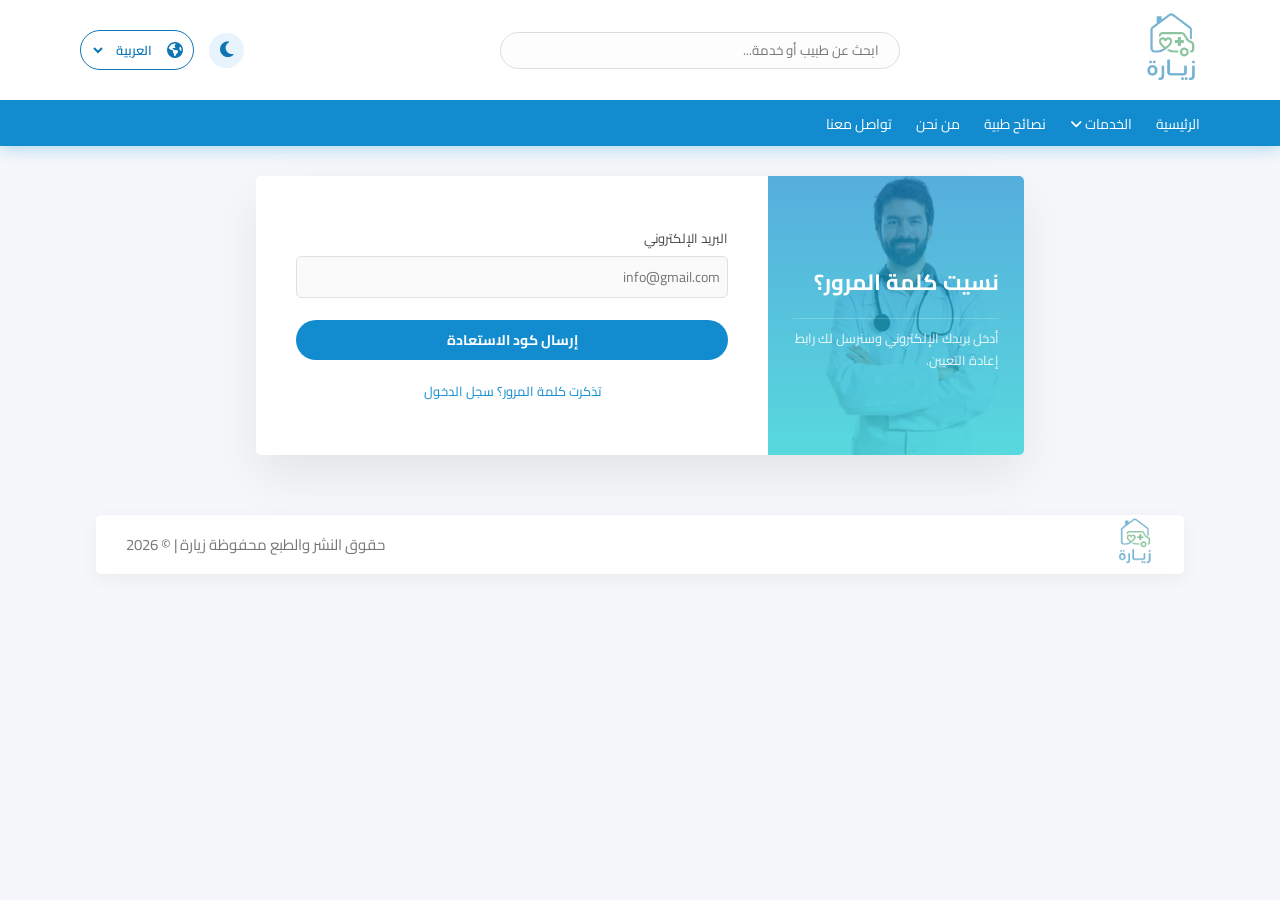
<file: forgotPassword.html>
<!DOCTYPE html>
<html lang="ar" dir="rtl">
<head>
<meta charset="UTF-8">
<meta name="viewport" content="width=device-width, initial-scale=1.0">
<title>نسيت كلمة المرور</title>
<link rel="stylesheet" href="css/header.css">
<link rel="stylesheet" href="css/footer.css">
<link rel="stylesheet" href="css/forgotPassword.css">
<link href="https://fonts.googleapis.com/css2?family=Cairo:wght@400;600;700&display=swap" rel="stylesheet">
<link rel="stylesheet" href="https://cdnjs.cloudflare.com/ajax/libs/font-awesome/6.5.0/css/all.min.css">
</head>
<body>

<header class="header">
    <div class="middle-header">
        <div class="logo">
            <a href="index.html"><img src="assets/logo.png" alt="شعار زيارة"></a>
        </div>
        <div class="search">
            <input type="text" placeholder="ابحث عن طبيب أو خدمة..." id="searchInput" autocomplete="off">
            <div class="search-results-dropdown" id="searchDropdown">
                <div class="search-results-header">
                    <span>
                        <strong id="resultsCount"></strong>
                        &nbsp;لـ "<span id="searchQuery"></span>"
                    </span>
                    <button class="search-close-btn" onclick="closeSearchDropdown()">
                        <i class="fa-solid fa-xmark"></i>
                    </button>
                </div>
                <div class="search-loading" id="searchLoading">
                    <div class="search-spinner"></div>
                    <p>جاري البحث...</p>
                </div>
                <div class="search-empty" id="searchEmpty">
                    <i class="fa-solid fa-magnifying-glass"></i>
                    <p>لا توجد نتائج مطابقة</p>
                </div>
                <div class="search-results-list" id="searchResultsList"></div>

            </div>
        </div>
        <div class="theme-toggle" onclick="toggleTheme()">
            <i class="fa-solid fa-moon"></i>
        </div>
        <div class="lang">
            <i class="fa-solid fa-earth-americas"></i>
            <select>
                <option value="ar">العربية</option>
                <option value="en">English</option>
            </select>
        </div>
    </div>
    <div class="nav-bar">
        <div class="hamburger" onclick="toggleMenu()">
            <span></span>
            <span></span>
            <span></span>
        </div>
        <nav class="nav">
            <div class="lang-theme">
                <div class="nav-theme" onclick="toggleTheme()">
                    <i class="fa-solid fa-moon" id="navThemeIcon"></i>
                    <span>تغيير الوضع</span>
                </div>
                <div class="nav-lang">
                    <i class="fa-solid fa-earth-americas"></i>
                    <select onchange="changeLang(this.value)">
                        <option value="ar">العربية</option>
                        <option value="en">English</option>
                    </select>
                </div>
            </div>
            <a href="index.html">الرئيسية</a>
            <div class="list-services">
                <a href="requestVisit.html">الخدمات <i class="fa-solid fas fa-angle-down"></i></a>
                <ul class="items-services">
                    <li>طلب طبيب</li>
                    <li>طلب تمريض</li>
                    <li>أخذ عينة</li>
                    <li>علاج طبيعي</li>
                </ul>
            </div>
            <a href="medicalTips.html">نصائح طبية</a>
            <a href="about.html">من نحن</a>
            <a href="contact.html">تواصل معنا</a>
        </nav>
    </div>
</header>

<div class="forgot-box">
    <div class="forgot">
        <h2 class="form-title">نسيت كلمة المرور؟</h2>
        <p class="form-subtitle">أدخل بريدك الإلكتروني وسنرسل لك رابط إعادة التعيين.</p>
    </div>

    <div class="forgot-form-wrapper">
        <form id="forgotForm">
            <div class="input-group">
                <label for="email">البريد الإلكتروني</label>
                <div class="input-wrapper">
                    <input type="email" id="email" name="email" placeholder="info@gmail.com" required>
                </div>
            </div>

            <button type="submit" class="submit-btn">إرسال كود الاستعادة</button>
        </form>

        <div class="login-link">
            <a href="login.html">تذكرت كلمة المرور؟ سجل الدخول</a>
            </div>
    </div>
</div>

<footer>
    <div class="footer-small">
        <div class="footer-logo">
            <img src="assets/logo.png" alt="">
        </div>
        <p>حقوق النشر والطبع محفوظة زيارة | &copy; 2026</p>
    </div>
</footer>

<script src="js/forgotPassword.js"></script>
<script src="js/header.js"></script>

</body>
</html>
</file>
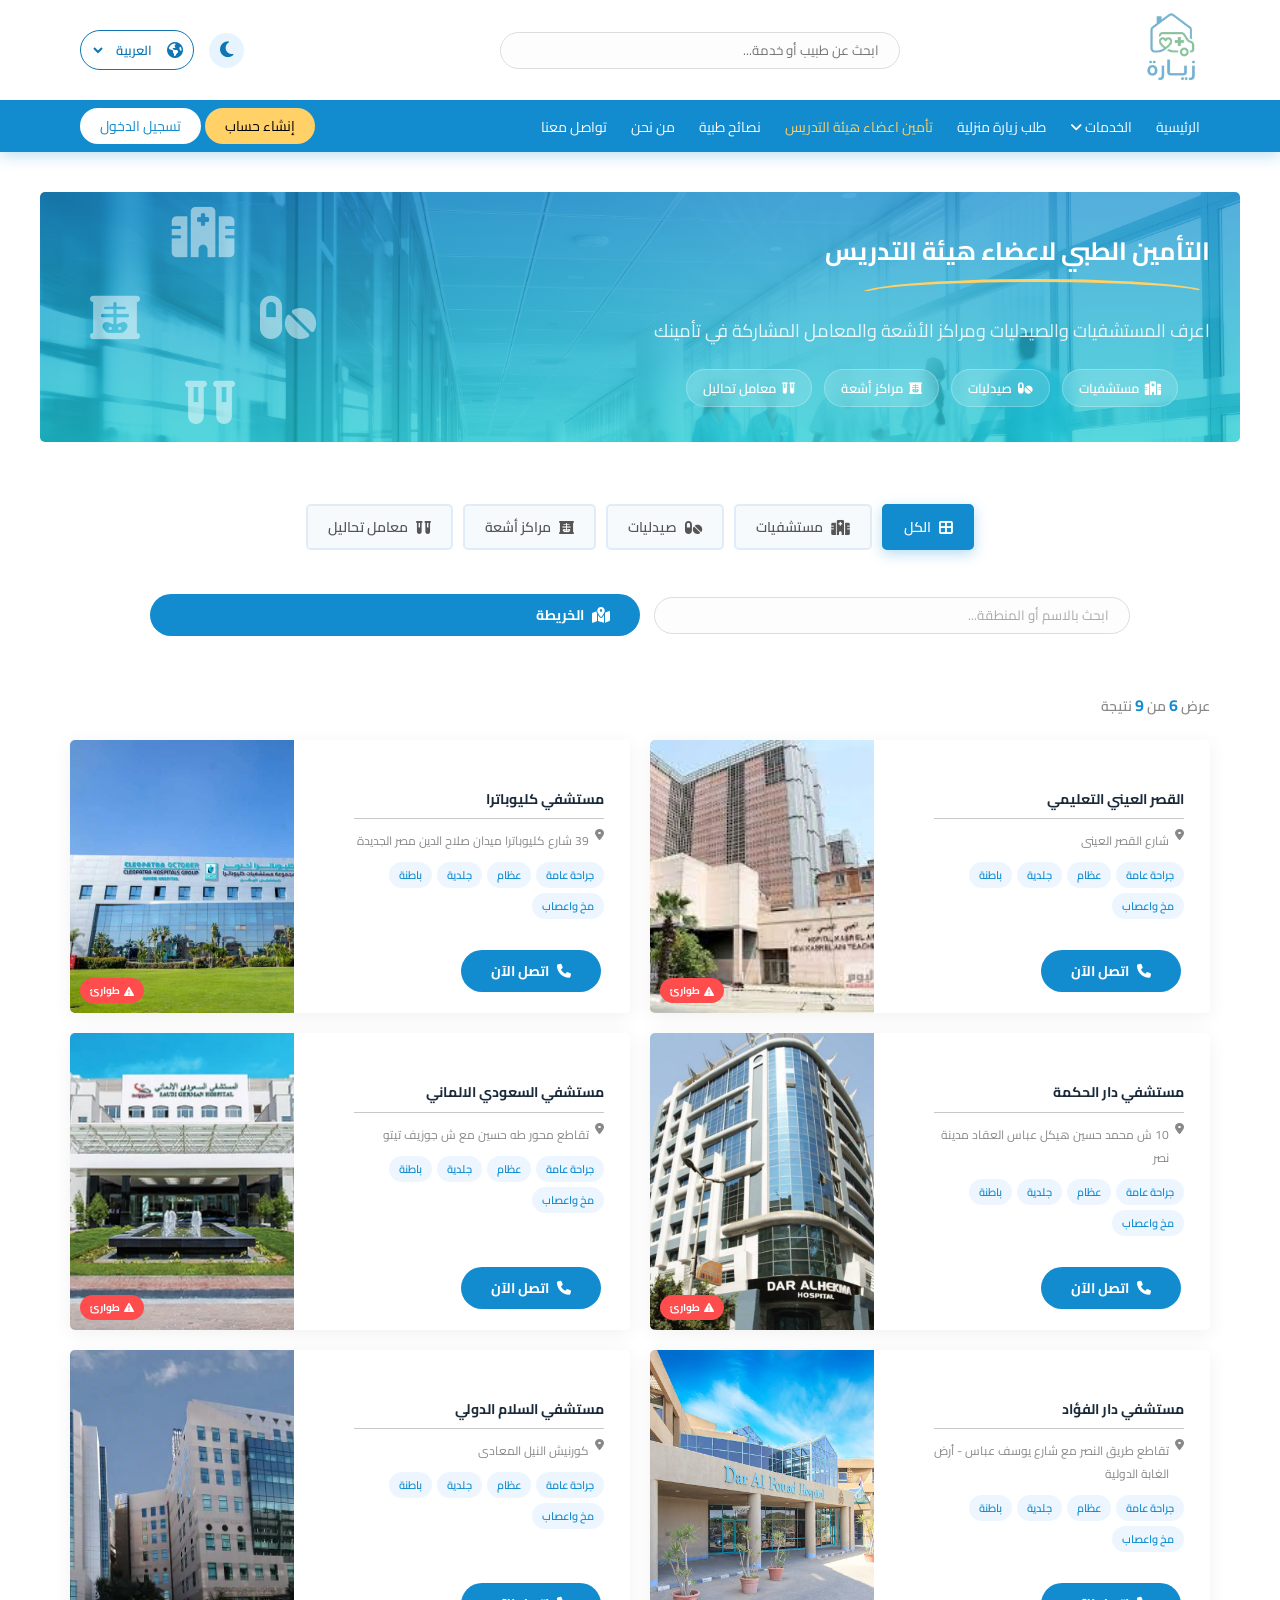
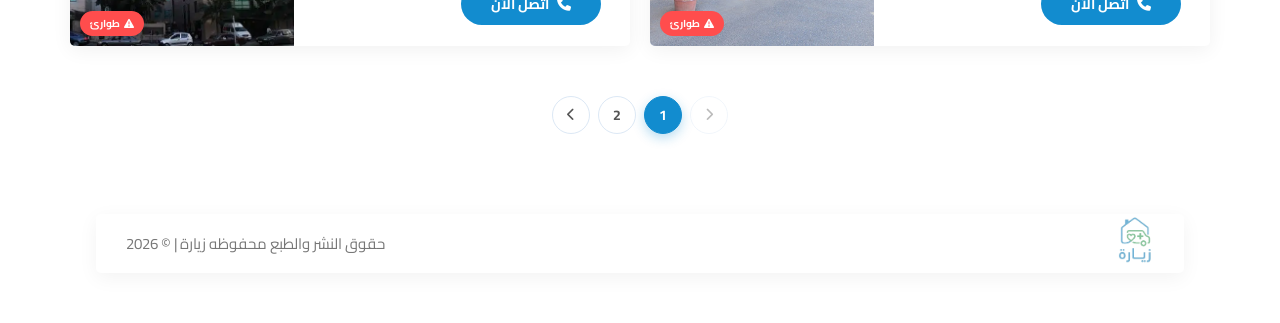
<file: insurance.html>
<!DOCTYPE html>
<html lang="ar" dir="rtl">
<head>
    <meta charset="UTF-8">
    <meta name="viewport" content="width=device-width, initial-scale=1.0">
    <title>التأمين الطبي</title>
    <link rel="stylesheet" href="css/insurance.css">
    <link rel="stylesheet" href="css/header.css">
    <link rel="stylesheet" href="css/footer.css">
    <link rel="stylesheet" href="https://cdnjs.cloudflare.com/ajax/libs/font-awesome/6.5.0/css/all.min.css">
    <link href="https://fonts.googleapis.com/css2?family=Cairo:wght@400;600;700;900&display=swap" rel="stylesheet">
</head>
<body>

<header class="header">
    <div class="middle-header">
        <div class="logo">
            <a href="index.html"><img src="assets/logo.png" alt="شعار زيارة"></a>
        </div>
        <div class="search" style="flex:1; display:flex; justify-content:center; margin:0 20px;">
            <input type="text" placeholder="ابحث عن طبيب أو خدمة..." autocomplete="off">
        </div>
        <div class="theme-toggle" onclick="toggleTheme()">
            <i class="fa-solid fa-moon"></i>
        </div>
        <div class="lang">
            <i class="fa-solid fa-earth-americas"></i>
            <select>
                <option value="ar">العربية</option>
                <option value="en">English</option>
            </select>
        </div>
    </div>

    <div class="nav-bar">
        <div class="hamburger" onclick="toggleMenu()">
            <span></span>
            <span></span>
            <span></span>
        </div>
        <nav class="nav">
            <div class="lang-theme">
                <div class="nav-theme" onclick="toggleTheme()">
                    <i class="fa-solid fa-moon" id="navThemeIcon"></i>
                    <span>تغيير الوضع</span>
                </div>
                <div class="nav-lang">
                    <i class="fa-solid fa-earth-americas"></i>
                    <select><option value="ar">العربية</option><option value="en">English</option></select>
                </div>
            </div>
            <a href="index.html">الرئيسية</a>
            <div class="list-services">
                <a href="requestVisit.html">الخدمات <i class="fa-solid fa-angle-down"></i></a>
                <ul class="items-services">
                    <li>طلب طبيب</li>
                    <li>طلب تمريض</li>
                    <li>أخذ عينة</li>
                    <li>علاج طبيعي</li>
                </ul>
            </div>
            <a href="requestVisit.html">طلب زيارة منزلية</a>
            <a href="insurance.html"class="nav-active">تأمين اعضاء هيئة التدريس</a>
            <a href="medicalTips.html">نصائح طبية</a>
            <a href="about.html">من نحن</a>
            <a href="contact.html">تواصل معنا</a>
        </nav>
        <div class="buttons">
            <a href="register.html"><button class="join-btn">إنشاء حساب</button></a>
            <a href="login.html"><button class="login-btn">تسجيل الدخول</button></a>
        </div>
    </div>
</header>

<section class="insurance-hero">
    <div class="hero-illustration">
        <div class="hero-icons">
            <div class="hero-icons-column">
                <i class="hero-icon-big fa-solid fa-hospital"></i>
                <i class="hero-icon-big fa-solid fa-vials"></i>
            </div>
            <div class="hero-icons-row">
                <i class="hero-icon-big fa-solid fa-pills"></i>
                <i class="hero-icon-big fa-solid fa-x-ray"></i>
            </div>
        </div>
    </div>
    <div class="hero-content">
        <h1>التأمين الطبي لاعضاء هيئة التدريس</h1>
        <div class="line"></div>
        <p>اعرف المستشفيات والصيدليات ومراكز الأشعة والمعامل المشاركة في تأمينك</p>
        <div class="hero-badge-row">
            <div class="hero-badge"><i class="fa-solid fa-hospital"></i> مستشفيات</div>
            <div class="hero-badge"><i class="fa-solid fa-pills"></i> صيدليات</div>
            <div class="hero-badge"><i class="fa-solid fa-x-ray"></i> مراكز أشعة</div>
            <div class="hero-badge"><i class="fa-solid fa-vials"></i> معامل تحاليل</div>
        </div>
    </div>
</section>

<main class="insurance-main">

    <div class="filter-section">

        <div class="filter-tabs">
            <button class="filter-tab active" data-type="all" onclick="filterCards('all', this)">
                <i class="fa-solid fa-border-all"></i> الكل
            </button>
            <button class="filter-tab" data-type="hospital" onclick="filterCards('hospital', this)">
                <i class="fa-solid fa-hospital"></i> مستشفيات
            </button>
            <button class="filter-tab" data-type="pharmacy" onclick="filterCards('pharmacy', this)">
                <i class="fa-solid fa-pills"></i> صيدليات
            </button>
            <button class="filter-tab" data-type="radiology" onclick="filterCards('radiology', this)">
                <i class="fa-solid fa-x-ray"></i> مراكز أشعة
            </button>
            <button class="filter-tab" data-type="lab" onclick="filterCards('lab', this)">
                <i class="fa-solid fa-vials"></i> معامل تحاليل
            </button>
        </div>
    </div>

    <div class="search-section">
        <div class="search-input-wrap">
            <input type="text" id="insSearchInput" placeholder="ابحث بالاسم أو المنطقة..." oninput="searchCards(this.value)">
        </div>
        <button class="map-btn" onclick="openMapModal()">
            <i class="fa-solid fa-map-location-dot"></i>
            الخريطة
        </button>
    </div>

    <div class="results-meta">
        <div class="results-count">عرض <span id="visibleCount">6</span> من <span id="totalCount">6</span> نتيجة</div>
    </div>

    <div class="cards-grid" id="cardsGrid">
        <div class="ins-card" data-type="hospital" data-id="1" data-phone="23638839" data-lat="30.0313" data-lng="31.2289">
            <div class="card-right">
                <div class="card-body">
                    <div class="card-name">القصر العيني التعليمي</div>
                    <div class="card-address">
                        <i class="fa-solid fa-location-dot"></i>
                        <span>شارع القصر العينى</span>
                    </div>
                    <div class="card-depts">
                        <span class="dept-tag">جراحة عامة</span>
                        <span class="dept-tag">عظام</span>
                        <span class="dept-tag">جلدية</span>
                        <span class="dept-tag">باطنة</span>
                        <span class="dept-tag">مخ واعصاب</span>
                    </div>
                </div>
                <div class="card-footer">
                    <a class="call-now-btn" href="tel:23638839">
                        <i class="fa-solid fa-phone"></i>
                        اتصل الآن
                    </a>
                </div>
            </div>
            <div class="card-img-wrap">
                <img src="assets/image/القصر العيني التعليمي.jfif" alt="القصر العيني التعليمي">
]                <span class="emergency-tag"><i class="fa-solid fa-triangle-exclamation"></i> طوارئ</span>
            </div>
        </div>

        <div class="ins-card" data-type="hospital" data-id="2" data-phone="24143931" data-lat="30.0761" data-lng="31.3424">
            <div class="card-right">
                <div class="card-body">
                    <div class="card-name">مستشفي كليوباترا</div>
                    <div class="card-address">
                        <i class="fa-solid fa-location-dot"></i>
                        <span>39 شارع كليوباترا ميدان صلاح الدين مصر الجديدة</span>
                    </div>
                    <div class="card-depts">
                        <span class="dept-tag">جراحة عامة</span>
                        <span class="dept-tag">عظام</span>
                        <span class="dept-tag">جلدية</span>
                        <span class="dept-tag">باطنة</span>
                        <span class="dept-tag">مخ واعصاب</span>
                    </div>
                </div>
                <div class="card-footer">
                    <a class="call-now-btn" href="tel:24143931">
                        <i class="fa-solid fa-phone"></i>
                        اتصل الآن
                    </a>
                </div>
            </div>
            <div class="card-img-wrap">
                <img src="assets/image/مستشفيات-كليوباترا.jpeg" alt="مستشفي كليوباترا">
                <span class="emergency-tag"><i class="fa-solid fa-triangle-exclamation"></i> طوارئ</span>
            </div>
        </div>

        <div class="ins-card" data-type="hospital" data-id="3" data-phone="26739050" data-lat="30.0682" data-lng="31.3284">
            <div class="card-right">
                <div class="card-body">
                    <div class="card-name">مستشفي دار الحكمة</div>
                    <div class="card-address">
                        <i class="fa-solid fa-location-dot"></i>
                        <span>10 ش محمد حسين هيكل عباس العقاد مدينة نصر</span>
                    </div>
                    <div class="card-depts">
                        <span class="dept-tag">جراحة عامة</span>
                        <span class="dept-tag">عظام</span>
                        <span class="dept-tag">جلدية</span>
                        <span class="dept-tag">باطنة</span>
                        <span class="dept-tag">مخ واعصاب</span>
                    </div>
                </div>
                <div class="card-footer">
                    <a class="call-now-btn" href="tel:26739050">
                        <i class="fa-solid fa-phone"></i>
                        اتصل الآن
                    </a>
                </div>
            </div>
            <div class="card-img-wrap">
                <img src="assets/image/مستشفي راس الحكمة.jpg" alt="مستشفي دار الحكمة">
                <span class="emergency-tag"><i class="fa-solid fa-triangle-exclamation"></i> طوارئ</span>
            </div>
        </div>

        <div class="ins-card" data-type="hospital" data-id="4" data-phone="16259" data-lat="30.0589" data-lng="31.2201">
            <div class="card-right">
                <div class="card-body">
                    <div class="card-name">مستشفي السعودي الالماني</div>
                    <div class="card-address">
                        <i class="fa-solid fa-location-dot"></i>
                        <span>تقاطع محور طه حسين مع ش جوزيف تيتو</span>
                    </div>
                    <div class="card-depts">
                        <span class="dept-tag">جراحة عامة</span>
                        <span class="dept-tag">عظام</span>
                        <span class="dept-tag">جلدية</span>
                        <span class="dept-tag">باطنة</span>
                        <span class="dept-tag">مخ واعصاب</span>
                    </div>
                </div>
                <div class="card-footer">
                    <a class="call-now-btn" href="tel:16259">
                        <i class="fa-solid fa-phone"></i>
                        اتصل الآن
                    </a>
                </div>
            </div>
            <div class="card-img-wrap">
                <img src="assets/image/المستشفى-السعودى-الألمانى-بالقاهرة.webp" alt="مستشفي السعودي الالماني">
                <span class="emergency-tag"><i class="fa-solid fa-triangle-exclamation"></i> طوارئ</span>
            </div>
        </div>

        <div class="ins-card" data-type="hospital" data-id="5" data-phone="16370" data-lat="30.0754" data-lng="31.3412">
            <div class="card-right">
                <div class="card-body">
                    <div class="card-name">مستشفي دار الفؤاد</div>
                    <div class="card-address">
                        <i class="fa-solid fa-location-dot"></i>
                        <span>تقاطع طريق النصر مع شارع يوسف عباس - أرض الغابة الدولية</span>
                    </div>
                    <div class="card-depts">
                        <span class="dept-tag">جراحة عامة</span>
                        <span class="dept-tag">عظام</span>
                        <span class="dept-tag">جلدية</span>
                        <span class="dept-tag">باطنة</span>
                        <span class="dept-tag">مخ واعصاب</span>
                    </div>
                </div>
                <div class="card-footer">
                    <a class="call-now-btn" href="tel:16370">
                        <i class="fa-solid fa-phone"></i>
                        اتصل الآن
                    </a>
                </div>
            </div>
            <div class="card-img-wrap">
                <img src="assets/image/مستشفي دار الفؤاد.jpg" alt="مستشفي دار الفؤاد">
                
                <span class="emergency-tag"><i class="fa-solid fa-triangle-exclamation"></i> طوارئ</span>
            </div>
        </div>

        <div class="ins-card" data-type="hospital" data-id="6" data-phone="19885" data-lat="29.9592" data-lng="31.2595">
            <div class="card-right">
                <div class="card-body">
                    <div class="card-name">مستشفي السلام الدولي</div>
                    <div class="card-address">
                        <i class="fa-solid fa-location-dot"></i>
                        <span>كورنيش النيل المعادى</span>
                    </div>
                    <div class="card-depts">
                        <span class="dept-tag">جراحة عامة</span>
                        <span class="dept-tag">عظام</span>
                        <span class="dept-tag">جلدية</span>
                        <span class="dept-tag">باطنة</span>
                        <span class="dept-tag">مخ واعصاب</span>
                    </div>
                </div>
                <div class="card-footer">
                    <a class="call-now-btn" href="tel:19885">
                        <i class="fa-solid fa-phone"></i>
                        اتصل الآن
                    </a>
                </div>
            </div>
            <div class="card-img-wrap">
                <img src="assets/image/hosptial.webp" alt="مستشفي السلام الدولي">
                <span class="emergency-tag"><i class="fa-solid fa-triangle-exclamation"></i> طوارئ</span>
            </div>
        </div>
        <div class="ins-card" data-type="hospital" data-id="6" data-phone="19885" data-lat="29.9592" data-lng="31.2595">
            <div class="card-right">
                <div class="card-body">
                    <div class="card-name">مستشفي السلام الدولي</div>
                    <div class="card-address">
                        <i class="fa-solid fa-location-dot"></i>
                        <span>كورنيش النيل المعادى</span>
                    </div>
                    <div class="card-depts">
                        <span class="dept-tag">جراحة عامة</span>
                        <span class="dept-tag">عظام</span>
                        <span class="dept-tag">جلدية</span>
                        <span class="dept-tag">باطنة</span>
                        <span class="dept-tag">مخ واعصاب</span>
                    </div>
                </div>
                <div class="card-footer">
                    <a class="call-now-btn" href="tel:19885">
                        <i class="fa-solid fa-phone"></i>
                        اتصل الآن
                    </a>
                </div>
            </div>
            <div class="card-img-wrap">
                <img src="assets/image/hosptial.webp" alt="مستشفي السلام الدولي">
                <span class="emergency-tag"><i class="fa-solid fa-triangle-exclamation"></i> طوارئ</span>
            </div>
        </div>
        <div class="ins-card" data-type="hospital" data-id="6" data-phone="19885" data-lat="29.9592" data-lng="31.2595">
            <div class="card-right">
                <div class="card-body">
                    <div class="card-name">مستشفي السلام الدولي</div>
                    <div class="card-address">
                        <i class="fa-solid fa-location-dot"></i>
                        <span>كورنيش النيل المعادى</span>
                    </div>
                    <div class="card-depts">
                        <span class="dept-tag">جراحة عامة</span>
                        <span class="dept-tag">عظام</span>
                        <span class="dept-tag">جلدية</span>
                        <span class="dept-tag">باطنة</span>
                        <span class="dept-tag">مخ واعصاب</span>
                    </div>
                </div>
                <div class="card-footer">
                    <a class="call-now-btn" href="tel:19885">
                        <i class="fa-solid fa-phone"></i>
                        اتصل الآن
                    </a>
                </div>
            </div>
            <div class="card-img-wrap">
                <img src="assets/image/hosptial.webp" alt="مستشفي السلام الدولي">
                <span class="emergency-tag"><i class="fa-solid fa-triangle-exclamation"></i> طوارئ</span>
            </div>
        </div>
        <div class="ins-card" data-type="hospital" data-id="6" data-phone="19885" data-lat="29.9592" data-lng="31.2595">
            <div class="card-right">
                <div class="card-body">
                    <div class="card-name">مستشفي السلام الدولي</div>
                    <div class="card-address">
                        <i class="fa-solid fa-location-dot"></i>
                        <span>كورنيش النيل المعادى</span>
                    </div>
                    <div class="card-depts">
                        <span class="dept-tag">جراحة عامة</span>
                        <span class="dept-tag">عظام</span>
                        <span class="dept-tag">جلدية</span>
                        <span class="dept-tag">باطنة</span>
                        <span class="dept-tag">مخ واعصاب</span>
                    </div>
                </div>
                <div class="card-footer">
                    <a class="call-now-btn" href="tel:19885">
                        <i class="fa-solid fa-phone"></i>
                        اتصل الآن
                    </a>
                </div>
            </div>
            <div class="card-img-wrap">
                <img src="assets/image/hosptial.webp" alt="مستشفي السلام الدولي">
                <span class="emergency-tag"><i class="fa-solid fa-triangle-exclamation"></i> طوارئ</span>
            </div>
        </div>
    </div>
    <div class="empty-state" id="emptyState">
        <i class="fa-solid fa-magnifying-glass"></i>
        <h3>لا توجد نتائج</h3>
        <p>جرب تغيير كلمة البحث أو نوع التصفية</p>
    </div>

    <div class="pagination-wrap" id="paginationWrap">
        <button class="page-btn arrow disabled">
            <i class="fa-solid fas fa-chevron-right"></i>
        </button>    
        <button class="page-btn active"><span>1</span></button>
        <button class="page-btn"><span>2</span></button>    
        <button class="page-btn"><span>3</span></button>    

        <button class="page-btn">
            <i class="fa-solid fa-chevron-left"></i>
        </button>

    </div>

</main>

<div class="map-overlay" id="mapModal" onclick="closeMapIfOutside(event)">
    <div class="map-modal">
        <div class="map-modal-header">
            <div class="map-modal-title">
                <i class="fa-solid fa-map-location-dot"></i>
                مواقع المنشات الطبية المشاركة
            </div>
            <button class="map-close-btn" onclick="closeMapModal()">
                <i class="fa-solid fa-xmark"></i>
            </button>
        </div>
        <div class="map-filter-bar">
            <button class="map-filter-btn active" onclick="filterMap('all', this)">الكل</button>
            <button class="map-filter-btn" onclick="filterMap('hospital', this)"><i class="fa-solid fa-hospital"></i> مستشفيات</button>
            <button class="map-filter-btn" onclick="filterMap('pharmacy', this)"><i class="fa-solid fa-pills"></i> صيدليات</button>
            <button class="map-filter-btn" onclick="filterMap('radiology', this)"><i class="fa-solid fa-x-ray"></i> أشعة</button>
            <button class="map-filter-btn" onclick="filterMap('lab', this)"><i class="fa-solid fa-vials"></i> معامل</button>
        </div>

        <iframe
            id="mapFrame"
            class="map-frame"
            src="https://www.google.com/maps/embed?pb=!1m14!1m12!1m3!1d110502.76917651614!2d31.235715!3d30.044420!2m3!1f0!2f0!3f0!3m2!1i1024!2i768!4f13.1!5e0!3m2!1sar!2seg!4v1715000000000"
            allowfullscreen=""
            loading="lazy"
            referrerpolicy="no-referrer-when-downgrade">
        </iframe>
    </div>
</div>

<footer>
    <div class="footer-small">
        <div class="footer-logo"><img src="assets/logo.png" alt="زيارة"></div>
        <p>حقوق النشر والطبع محفوظه زيارة | &copy; 2026</p>
    </div>
</footer>

<script src="js/insurance.js"></script>
<script src="js/header.js"></script>
</body>
</html>
</file>
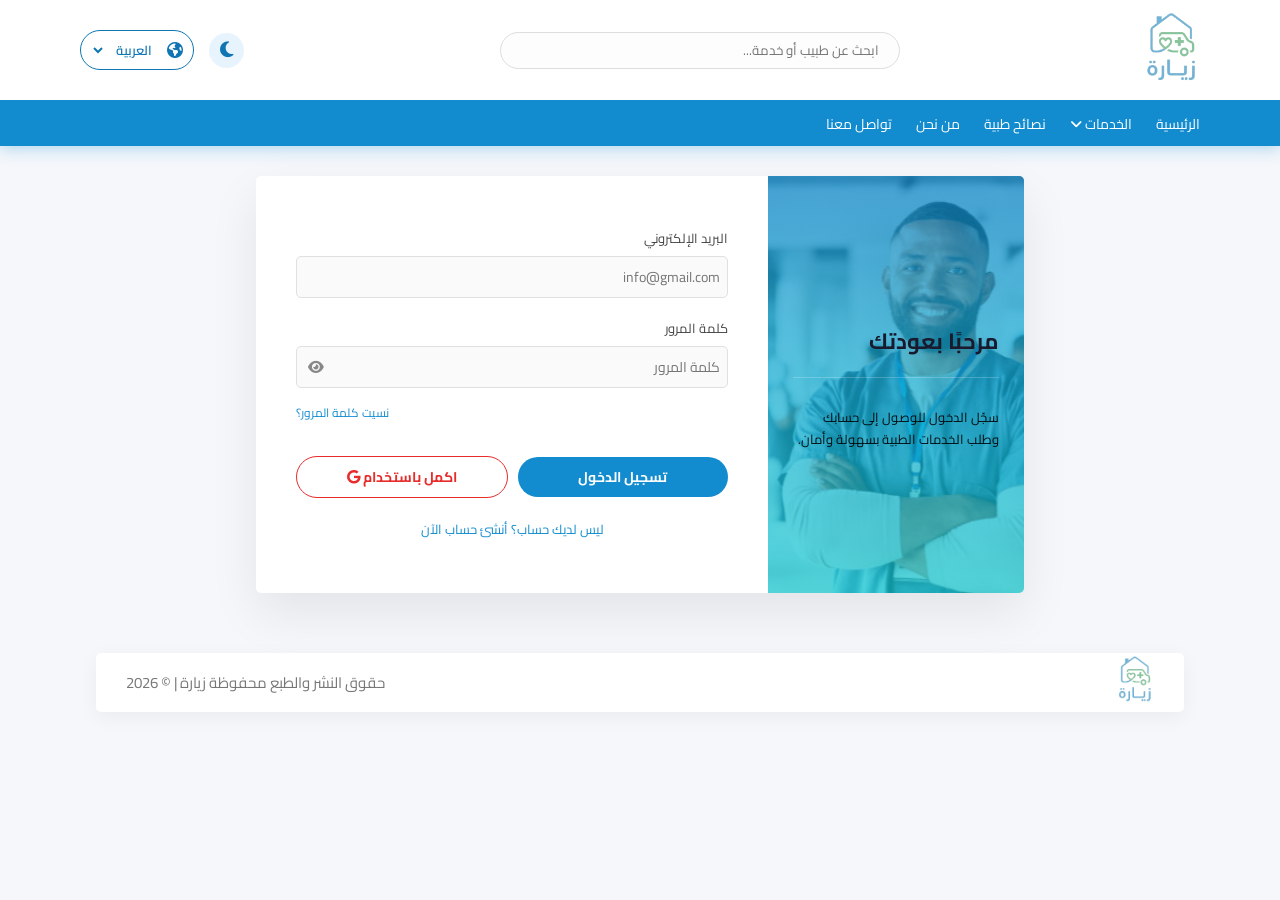
<file: login.html>
<!DOCTYPE html>
<html lang="ar" dir="rtl">
<head>
<meta charset="UTF-8">
<meta name="viewport" content="width=device-width, initial-scale=1.0">
<title>تسجيل الدخول</title>
<link rel="stylesheet" href="css/header.css">
<link rel="stylesheet" href="css/footer.css">
<link rel="stylesheet" href="css/login.css">
<link href="https://fonts.googleapis.com/css2?family=Cairo:wght@400;600;700&display=swap" rel="stylesheet">
<link rel="stylesheet" href="https://cdnjs.cloudflare.com/ajax/libs/font-awesome/6.5.0/css/all.min.css">
</head>
<body>

<header class="header">
    <div class="middle-header">
        <div class="logo">
            <a href="index.html"><img src="assets/logo.png" alt="شعار زيارة"></a>
        </div>
        <div class="search">
            <input type="text" placeholder="ابحث عن طبيب أو خدمة..." id="searchInput" autocomplete="off">
            <div class="search-results-dropdown" id="searchDropdown">
                <div class="search-results-header">
                    <span>
                        <strong id="resultsCount"></strong>
                        &nbsp;لـ "<span id="searchQuery"></span>"
                    </span>
                    <button class="search-close-btn" onclick="closeSearchDropdown()">
                        <i class="fa-solid fa-xmark"></i>
                    </button>
                </div>
                <div class="search-loading" id="searchLoading">
                    <div class="search-spinner"></div>
                    <p>جاري البحث...</p>
                </div>
                <div class="search-empty" id="searchEmpty">
                    <i class="fa-solid fa-magnifying-glass"></i>
                    <p>لا توجد نتائج مطابقة</p>
                </div>
                <div class="search-results-list" id="searchResultsList"></div>

            </div>
        </div>
        <div class="theme-toggle" onclick="toggleTheme()">
            <i class="fa-solid fa-moon"></i>
        </div>
        <div class="lang">
            <i class="fa-solid fa-earth-americas"></i>
            <select>
                <option>العربية</option>
                <option>English</option>
            </select>
        </div>
    </div>
    <div class="nav-bar">
        <div class="hamburger" onclick="toggleMenu()">
            <span></span>
            <span></span>
            <span></span>
        </div>
        <nav class="nav">
            <div class="lang-theme">
                <div class="nav-theme" onclick="toggleTheme()" >
                    <i class="fa-solid fa-moon" id="navThemeIcon"></i>
                    <span>تغيير الوضع</span>
                </div>

                <div class="nav-lang" >
                    <i class="fa-solid fa-earth-americas"></i>
                    <select onchange="changeLang(this.value)">
                        <option value="ar">العربية</option>
                        <option value="en">English</option>
                    </select>
                </div>
            </div>
            <a href="index.html">الرئيسية</a>
            <div class="list-services">
                <a href="">الخدمات   <i class="fa-solid fas fa-angle-down"></i></a>
                <ul class="items-services">
                    <li>طلب طبيب</li>
                    <li>طلب تمريض</li>
                    <li>أخذ عينة</li>
                    <li>علاج طبيعي</li>                        
                </ul>              
            </div>
            <a href="medicalTips.html">نصائح طبية</a>
            <a href="about.html">من نحن</a>
            <a href="contact.html">تواصل معنا</a>
        </nav>
    </div>
</header>

<div class="login-box">

    <div class="wolcome-login">
        <h2 class="form-title">مرحبًا بعودتك</h2>
        <p class="form-subtitle">سجّل الدخول للوصول إلى حسابك وطلب الخدمات الطبية بسهولة وأمان.</p>
    </div>

    <form id="loginForm" method="post">
        <div class="input-group">
            <label for="loginEmail">البريد الإلكتروني</label>
            <input type="email" id="loginEmail" name="email" placeholder="info@gmail.com" required>
        </div>

        <div class="input-group password-group">
            <label for="loginPassword">كلمة المرور</label>
            <div class="password-wrapper">
                <input type="password" id="loginPassword" name="password" placeholder="كلمة المرور" required>
                <i class="fa-solid fa-eye toggle-password" id="toggleLoginPassword"></i>
            </div>
        </div>

        <div class="forgot-link">
            <a href="forgotPassword.html">نسيت كلمة المرور؟</a>
        </div>

        <div class="btns-form">
            <button type="submit" class="submit-btn">تسجيل الدخول</button>
            <button type="button" class="google-btn">اكمل باستخدام <i class="fa-brands fa-google"></i></button>
        </div>

        <div class="login-link">
            <a href="register.html">ليس لديك حساب؟ أنشئ حساب الآن</a>
        </div>

    </form>
</div>

<footer>
    <div class="footer-small">
        <div class="footer-logo">
            <img src="assets/logo.png" alt="">
        </div>
        <p>حقوق النشر والطبع محفوظة زيارة | &copy; 2026</p>
    </div>
</footer>

<script src="js/login.js"></script>
<script src="js/header.js"></script>
</body>
</html>
</file>
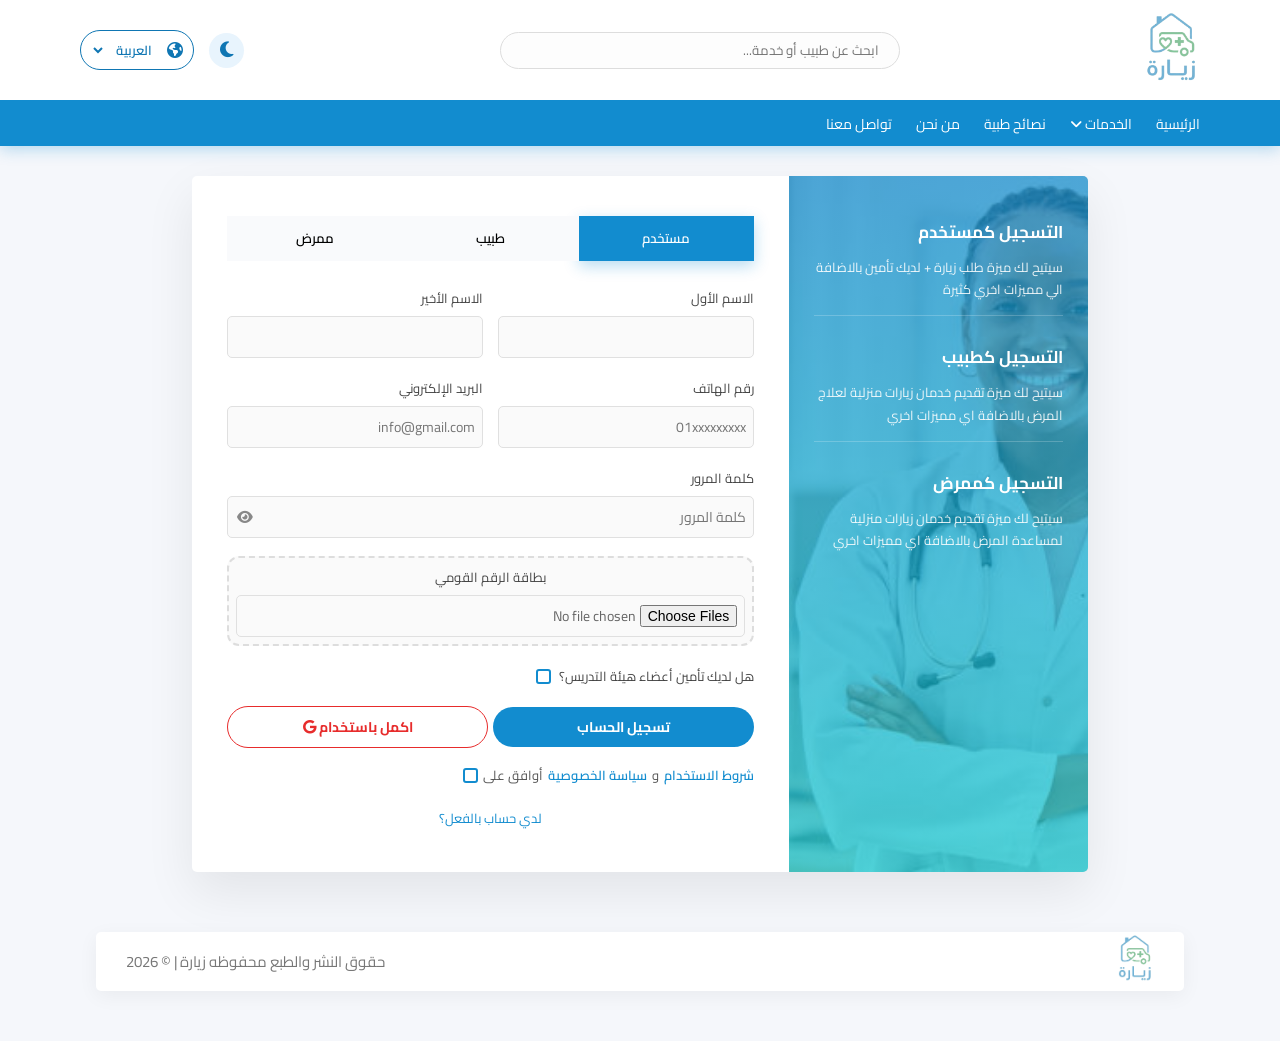
<file: register.html>
<!DOCTYPE html>
<html lang="ar" dir="rtl">
<head>
<meta charset="UTF-8">
<meta name="viewport" content="width=device-width, initial-scale=1.0">
<title>إنشاء حساب جديد</title>
<link rel="stylesheet" href="css/header.css">
<link rel="stylesheet" href="css/footer.css">
<link rel="stylesheet" href="css/register.css">
<link href="https://fonts.googleapis.com/css2?family=Cairo:wght@400;600;700&display=swap" rel="stylesheet">
<link rel="stylesheet" href="https://cdnjs.cloudflare.com/ajax/libs/font-awesome/6.5.0/css/all.min.css">

</head>
<body>
    <header class="header">

    <div class="middle-header">

        <div class="logo">
            <a href="index.html"><img src="assets/logo.png" alt="شعار زيارة"></a>
        </div>

        <div class="search">
            <input type="text" placeholder="ابحث عن طبيب أو خدمة..." id="searchInput" autocomplete="off">
            <div class="search-results-dropdown" id="searchDropdown">
                <div class="search-results-header">
                    <span>
                        <strong id="resultsCount"></strong>
                        &nbsp;لـ "<span id="searchQuery"></span>"
                    </span>
                    <button class="search-close-btn" onclick="closeSearchDropdown()">
                        <i class="fa-solid fa-xmark"></i>
                    </button>
                </div>
                <div class="search-loading" id="searchLoading">
                    <div class="search-spinner"></div>
                    <p>جاري البحث...</p>
                </div>
                <div class="search-empty" id="searchEmpty">
                    <i class="fa-solid fa-magnifying-glass"></i>
                    <p>لا توجد نتائج مطابقة</p>
                </div>
                <div class="search-results-list" id="searchResultsList"></div>

            </div>
        </div>

        <div class="theme-toggle" onclick="toggleTheme()">
            <i class="fa-solid fa-moon"></i>
        </div>

        <div class="lang">                
            <i class="fa-solid fa-earth-americas"></i>
            <select> 
                <option>العربية</option>
                <option>English</option>
            </select>
        </div>

    </div>
    <div class="nav-bar">

        <div class="hamburger" onclick="toggleMenu()">
            <span></span>
            <span></span>
            <span></span>
        </div>

        <nav class="nav">
            <div class="lang-theme">
                <div class="nav-theme" onclick="toggleTheme()" >
                    <i class="fa-solid fa-moon" id="navThemeIcon"></i>
                    <span>تغيير الوضع</span>
                </div>

                <div class="nav-lang" >
                    <i class="fa-solid fa-earth-americas"></i>
                    <select onchange="changeLang(this.value)">
                        <option value="ar">العربية</option>
                        <option value="en">English</option>
                    </select>
                </div>
            </div>
            <a href="index.html">الرئيسية</a>
            <div class="list-services">
                <a href="">الخدمات   <i class="fa-solid fas fa-angle-down"></i></a>
                <ul class="items-services">
                    <li>طلب طبيب</li>
                    <li>طلب تمريض</li>
                    <li>أخذ عينة</li>
                    <li>علاج طبيعي</li>                        
                </ul>              
            </div>
            <a href="medicalTips.html">نصائح طبية</a>
            <a href="about.html">من نحن</a>
            <a href="contact.html">تواصل معنا</a>
        </nav>

    </div>

    </header>

   <div class="register-box">
            <div class="info">
                <div class="point">
                    <h3>التسجيل كمستخدم</h3>
                    <p>سيتيح لك ميزة طلب زيارة + لديك تأمين بالاضافة الي مميزات اخري كثيرة</p>
                </div>
                <div class="point">
                    <h3>التسجيل كطبيب</h3>
                    <p>سيتيح لك ميزة تقديم خدمان زيارات منزلية لعلاج المرض بالاضافة اي مميزات اخري</p>
                </div>
                <div class="point">
                    <h3>التسجيل كممرض</h3>
                    <p>سيتيح لك ميزة تقديم خدمان زيارات منزلية لمساعدة المرض بالاضافة اي مميزات اخري</p>
                </div>
            </div>
            <form id="registerForm" method="post" enctype="multipart/form-data">
                <input type="hidden" name="Role" id="RoleInput" value="patient" />
                <div class="role-buttons">
                    <button type="button" class="role-btn active" data-role="patient">مستخدم</button>
                    <button type="button" class="role-btn" data-role="doctor">طبيب</button>
                    <button type="button" class="role-btn" data-role="nurse">ممرض</button>
                </div>

                <div class="double-input" id="separateNameFields">
                    <div class="input-group">
                        <label>الاسم الأول</label>
                        <input type="text" name="firstName" required>
                    </div>
                    <div class="input-group">
                        <label>الاسم الأخير</label>
                        <input type="text" name="lastName" required>
                    </div>
                </div>
                <div class="double-input">
                    <div class="input-group">
                        <label>رقم الهاتف</label>
                        <input type="text" name="phone" placeholder="01xxxxxxxxx" required>
                    </div>

                    <div class="input-group">
                        <label>البريد الإلكتروني</label>
                        <input type="email" name="email" placeholder="info@gmail.com" required>
                    </div>
                </div>

                <div class="input-group password-group">
                    <label>كلمة المرور</label>
                    <div class="password-wrapper">
                        <input type="password" id="password" name="password" placeholder="كلمة المرور" required>
                        <i class="fa-solid fa-eye toggle-password" id="togglePassword"></i>
                    </div>
                </div>
                <div class="input-group" id="specializationField" style="display:none;">
                    <label for="specialization">التخصص</label>
                    <div class="custom-select-wrapper">
                        <select name="specialization" id="specialization" class="custom-select">
                            <option value="">اختر التخصص</option>

                        </select>
                        <i class="fa-solid fa-chevron-down dropdown-icon"></i>
                    </div>
                </div>

                <div class="input-group file-upload" id="proofField">
                    <label for="document" id="documentLabel">بطاقة الرقم القومي</label>
                    <input type="file" id="document" name="document" accept="image/*" multiple>
                </div>  

                <div class="input-group file-upload" id="certificateField" style="display:none;">
                    <label for="certificate" id="certificateLabel">شهادة مزاولة المهنة</label>
                    <input type="file" id="certificate" name="certificate" accept="image/*">
                </div>           
                <div class="input-group" id="insuranceField">
                    <label class="custom-checkbox">
                        <input type="checkbox" id="hasInsurance">
                        <span class="checkmark"></span>
                        هل لديك تأمين أعضاء هيئة التدريس؟
                    </label>
                    <div class="input-group file-upload" id="insuranceUpload" style="display:none;">
                        <label for="insuranceDoc" id="insuranceLabel">ارفع صورة الكارنيه</label>
                        <input type="file" id="insuranceDoc" name="insuranceDoc" accept="image/*">
                    </div>                 
                </div>
                <div class="btns-form">
                    <button type="submit" class="submit-btn">تسجيل الحساب</button>
                    <button class="google-btn">    اكمل باستخدام <i class="fa-brands fa-google"></i></button>
                </div>

                <div class="terms-box">
                    <label class="custom-checkbox terms-check">
                        <input type="checkbox" id="acceptTerms" required>
                        <span class="checkmark"></span>
                        أوافق على 
                        <a href="#">سياسة الخصوصية</a> 
                        و 
                        <a href="#">شروط الاستخدام</a>
                    </label>
                </div>
                <div class="login-link">
                    <a href="login.html">لدي حساب بالفعل؟</a>
                </div>
            </form>

        </div>

    <footer>   
        <div class="footer-small">
            <div class="footer-logo">
                <img src="assets/logo.png" alt="">
            </div>
            <p> حقوق النشر والطبع محفوظه زيارة | &copy;  2026</p>
        </div>
    </footer>

<script src="js/register.js"></script>    
<script src="js/header.js"></script>

</body>
</html>
</file>
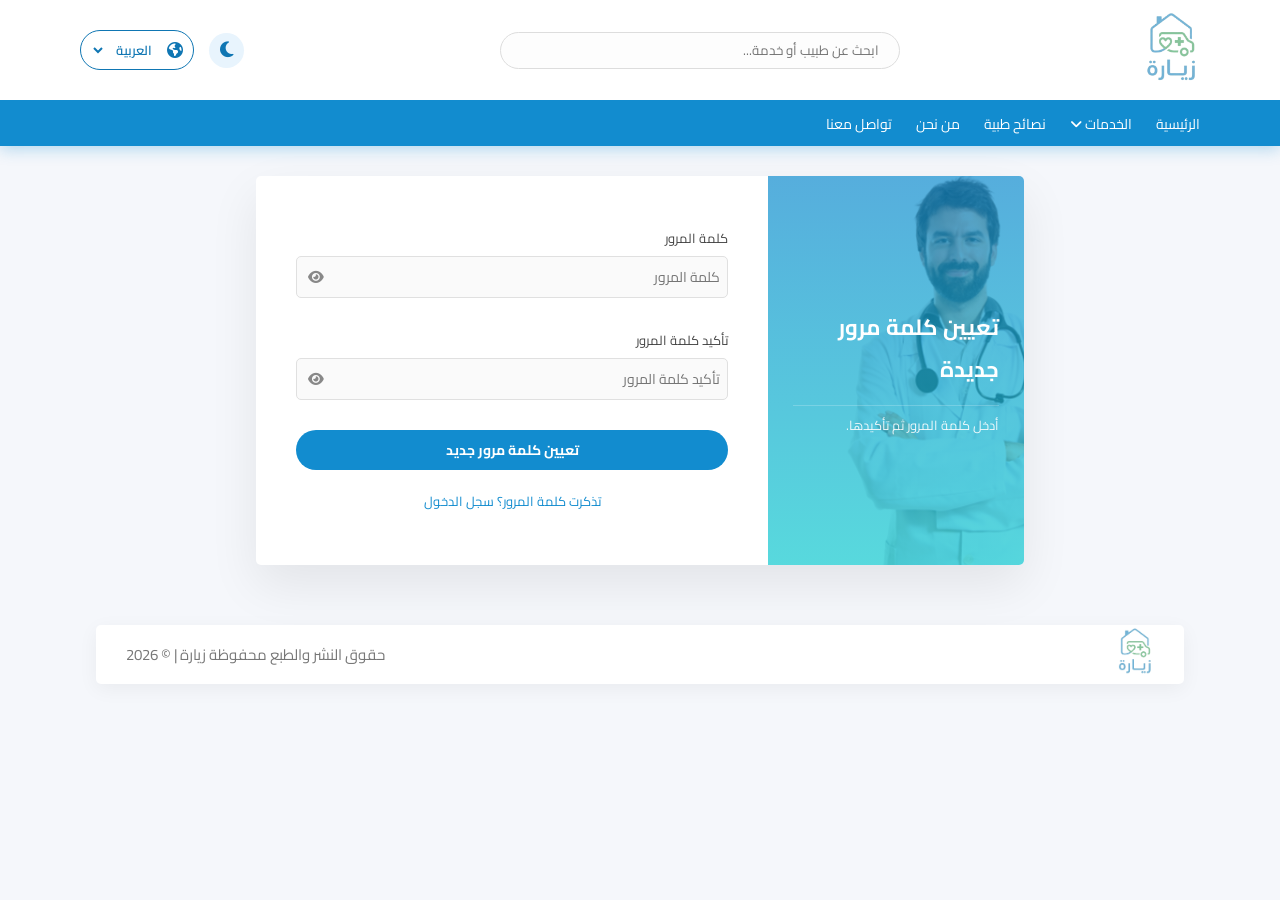
<file: resetPassword.html>
<!DOCTYPE html>
<html lang="ar" dir="rtl">
<head>
<meta charset="UTF-8">
<meta name="viewport" content="width=device-width, initial-scale=1.0">
<title>تعيين كلمة مرور جديدة</title>
<link rel="stylesheet" href="css/header.css">
<link rel="stylesheet" href="css/footer.css">
<link rel="stylesheet" href="css/resetPassword.css">
<link href="https://fonts.googleapis.com/css2?family=Cairo:wght@400;600;700&display=swap" rel="stylesheet">
<link rel="stylesheet" href="https://cdnjs.cloudflare.com/ajax/libs/font-awesome/6.5.0/css/all.min.css">
</head>
<body>
<header class="header">
    <div class="middle-header">
        <div class="logo">
            <a href="index.html"><img src="assets/logo.png" alt="شعار زيارة"></a>
        </div>
        <div class="search">
            <input type="text" placeholder="ابحث عن طبيب أو خدمة..." id="searchInput" autocomplete="off">
            <div class="search-results-dropdown" id="searchDropdown">
                <div class="search-results-header">
                    <span>
                        <strong id="resultsCount"></strong>
                        &nbsp;لـ "<span id="searchQuery"></span>"
                    </span>
                    <button class="search-close-btn" onclick="closeSearchDropdown()">
                        <i class="fa-solid fa-xmark"></i>
                    </button>
                </div>
                <div class="search-loading" id="searchLoading">
                    <div class="search-spinner"></div>
                    <p>جاري البحث...</p>
                </div>
                <div class="search-empty" id="searchEmpty">
                    <i class="fa-solid fa-magnifying-glass"></i>
                    <p>لا توجد نتائج مطابقة</p>
                </div>
                <div class="search-results-list" id="searchResultsList"></div>

            </div>
        </div>
        <div class="theme-toggle" onclick="toggleTheme()">
            <i class="fa-solid fa-moon"></i>
        </div>
        <div class="lang">
            <i class="fa-solid fa-earth-americas"></i>
            <select>
                <option value="ar">العربية</option>
                <option value="en">English</option>
            </select>
        </div>
    </div>
    <div class="nav-bar">
        <div class="hamburger" onclick="toggleMenu()">
            <span></span>
            <span></span>
            <span></span>
        </div>
        <nav class="nav">
            <div class="lang-theme">
                <div class="nav-theme" onclick="toggleTheme()">
                    <i class="fa-solid fa-moon" id="navThemeIcon"></i>
                    <span>تغيير الوضع</span>
                </div>
                <div class="nav-lang">
                    <i class="fa-solid fa-earth-americas"></i>
                    <select onchange="changeLang(this.value)">
                        <option value="ar">العربية</option>
                        <option value="en">English</option>
                    </select>
                </div>
            </div>
            <a href="index.html">الرئيسية</a>
            <div class="list-services">
                <a href="">الخدمات <i class="fa-solid fas fa-angle-down"></i></a>
                <ul class="items-services">
                    <li>طلب طبيب</li>
                    <li>طلب تمريض</li>
                    <li>أخذ عينة</li>
                    <li>علاج طبيعي</li>
                </ul>
            </div>
            <a href="medicalTips.html">نصائح طبية</a>
            <a href="about.html">من نحن</a>
            <a href="contact.html">تواصل معنا</a>
        </nav>
    </div>
</header>

<div class="reset-box">
    <div class="reset">
        <h2 class="form-title">تعيين كلمة مرور جديدة</h2>
        <p class="form-subtitle">أدخل كلمة المرور ثم تأكيدها.</p>
    </div>

    <div class="reset-form-wrapper">
        <form id="resetForm" method="">
            <div class="password-group">
                <div class="input-group">
                    <label for="password">كلمة المرور</label>
                    <div class="input-wrapper password-wrapper">
                        <input type="password" id="password" name="password" placeholder="كلمة المرور" required>
                        <i class="fa-solid fa-eye toggle-password" id="togglePassword"></i>
                    </div>
                    <label for="confromPassword">تأكيد كلمة المرور</label>
                        <div class="input-wrapper password-wrapper">
                            <input type="password" id="confromPassword" name="confromPassword" placeholder="تأكيد كلمة المرور" required>
                            <i class="fa-solid fa-eye toggle-password" id="toggleConfromPassword" ></i>
                        </div>
                </div>
            </div>
            <button type="submit" class="submit-btn">تعيين كلمة مرور جديد</button>
        </form>
        <div class="login-link">
            <a href="login.html">تذكرت كلمة المرور؟ سجل الدخول</a>
        </div>
    </div>
</div>
<footer>
    <div class="footer-small">
        <div class="footer-logo">
            <img src="assets/logo.png" alt="">
        </div>
        <p>حقوق النشر والطبع محفوظة زيارة | &copy; 2026</p>
    </div>
</footer>
<script src="js/resetPassword.js"></script>
<script src="js/header.js"></script>

</body>
</html>
</file>
<file: css/header.css>
* {
    margin: 0;
    padding: 0;
    font-family: 'Cairo', sans-serif;

}

.header {
    box-shadow: 0 3px 15px rgba(18,140,207,0.3);
    width: 100%;
    height: fit-content;
    background-color: #ffffff;
}

.top-bar {
    display: flex;
    justify-content: center;
    align-items: center;
    gap: 10px;
    background: linear-gradient(90deg, #76e785, #4fd1c5);
    text-align: center;
    color: white;
}

.top-bar p ,.top-bar i {
    font-size: 13px;
    margin: 0;
}
.top-bar a ,.top-bar i{
    color: #0d3b66;
    font-weight: bold;
}
.top-bar i:hover{
    color: #ffae00;
    cursor: pointer;
}
.top-bar a:hover {
    text-decoration: underline;
}

.middle-header {
    display: flex;
    align-items: center;
    justify-content: space-between;
    padding: 8px 80px;
    background: #ffffff;

}

.logo img {
    width: 60px;
}

.search {
    flex: 1;
    display: flex;
    justify-content: center;
    margin: 0 20px;
    position: relative;

}

.search input {
    width: 400px;
    padding: 5px 20px;
    border-radius: 25px;
    background-color: #fdfdfd;
    border: 1px solid #ddd;
    outline: none;
    transition: 0.7s;
}

.search input:focus {
    border-color: #127bdd;
    background: #fff;
    width: 500px;
    box-shadow: 0 0 3px rgba(4, 167, 255, 0.3);
}
.search-results-dropdown {
    display: none;
    position: absolute;
    top: 48px;
    width: 100%;
    max-width: 500px;
    background: #fff;
    border-radius: 5px;
    box-shadow: 0 10px 30px rgba(18,140,207,0.15);
    z-index: 100;
    overflow: hidden;
}

.search-results-dropdown.active {
    display: block;
}

.search-results-header {
    display: flex;
    align-items: center;
    justify-content: space-between;
    padding: 10px 16px;

}

.search-results-header span {
    font-size: 13px;
}

.search-results-header strong {
    font-weight: 700;
}

.search-close-btn {
    background: rgba(255,255,255,0.2);
    border: none;
    color: #128CCF;
    width: 24px;
    height: 24px;
    border-radius: 50%;
    cursor: pointer;
    display: flex;
    align-items: center;
    justify-content: center;
    font-size: 12px;
    transition: 0.3s;
    flex-shrink: 0;
}

.search-close-btn:hover {
    background: rgba(217, 218, 255, 0.589);
}

.search-results-list {
    max-height: 340px;
    overflow-y: auto;
    padding: 6px 0;
}

.search-results-list::-webkit-scrollbar {
    width: 4px;
}

.search-results-list::-webkit-scrollbar-track {
    background: #f5f7fb;
}

.search-results-list::-webkit-scrollbar-thumb {
    background: #128CCF;
    border-radius: 4px;
    opacity: 0.5;
}

.search-result-item {
    display: flex;
    align-items: center;
    gap: 12px;
    padding: 10px 16px;
    cursor: pointer;
    transition: 0.2s;
    text-decoration: none;
    border-bottom: 1px solid #f0f8ff;
}

.search-result-item:last-child {
    border-bottom: none;
}

.search-result-item:hover {
    background: #f0f8ff;
}

.result-icon {
    width: 38px;
    height: 38px;
    display: flex;
    align-items: center;
    justify-content: center;
    font-size: 16px;
    color: #128CCF;
    flex-shrink: 0;
    transition: 0.3s;
}


.result-info {
    flex: 1;
    min-width: 0;
}

.result-name {
    font-size: 13px;
    font-weight: 700;
    color: #1a1a2e;
    margin: 0 0 2px;
    white-space: nowrap;
    overflow: hidden;
    text-overflow: ellipsis;
}

.result-meta {
    font-size: 11px;
    color: #999;
    margin: 0;
}

.result-badge {
    font-size: 11px;
    padding: 2px 10px;
    border-radius: 28px;
    font-family: 'Cairo', sans-serif;
    font-weight: 700;
    flex-shrink: 0;
}

.result-badge.doctor {
    background: #e8f4fd;
    color: #128CCF;
}

.result-badge.nurse {
    background: #e8fdf0;
    color: #1a9e5f;
}

.result-badge.service {
    background: #fff4e8;
    color: #e07c1a;
}

.search-loading {
    display: none;
    padding: 28px;
    text-align: center;
}

.search-loading.active {
    display: block;
}

.search-spinner {
    width: 30px;
    height: 30px;
    border: 3px solid #e8f4fd;
    border-top-color: #128CCF;
    border-radius: 50%;
    animation: spin 0.7s linear infinite;
    margin: 0 auto 10px;
}

@keyframes spin {
    to { transform: rotate(360deg); }
}

.search-loading p {
    font-size: 13px;
    color: #aaa;
    font-family: 'Cairo', sans-serif;
    margin: 0;
}

.search-empty {
    display: none;
    padding: 30px 20px;
    text-align: center;
}

.search-empty.active {
    display: block;
}

.search-empty i {
    font-size: 32px;
    color: #ccc;
    margin-bottom: 8px;
    display: block;
}

.search-empty p {
    font-size: 13px;
    color: #aaa;
    font-family: 'Cairo', sans-serif;
    margin: 0;
}

.highlight {
    color: #128CCF;
    font-weight: 700;
    background: #e8f4fd;
    border-radius: 3px;
    padding: 0 2px;
}


.theme-toggle {
    margin: 0 15px;
    width: 35px;
    height: 35px;
    border-radius: 50%;
    background: #e8f4fd;
    display: flex;
    align-items: center;
    justify-content: center;
    cursor: pointer;
    transition: 0.3s;
    font-size: 18px;
    color: #0f76b3;
}

.theme-toggle:hover {
    background: #128CCF; 
    color: #fff;
}
.lang {
    display: flex;
    justify-content: center;
    align-items: center;
    gap: 6px;
    border: 1.5px solid #0f76b3;
    border-radius: 30px;
    padding: 4px 10px;
    transition: 0.3s;
    cursor: pointer;
    transition: 0.5s;
}

.lang select {
    align-self: center;
    padding: 2px 5px;
    border: none;
    outline: none;
    cursor: pointer;
    background: transparent;
    font-size: 13px;
    color: #0f76b3;
    font-weight: 600;
}

.lang i {
    font-size: 16px;
    color: #0f76b3;
}

.lang:hover {
    background: #128CCF;
}

.lang:hover i,
.lang:hover select {
    color: #fff;
}
.lang:hover option {
    color: #1a4a8a;
    font-size: 13px;

}
.nav-lang ,.nav-theme {
    display: none;
}
.nav-bar {
    display: flex;
    justify-content: space-between;
    align-items: center;
    background: #128CCF;
    padding: 8px 80px; 

}
.hamburger {
    display: none;
}
.nav a {
    color: white;
    margin-left: 20px;
    font-size: 14px;
    transition: 0.5s;
    text-decoration: none;
}
.nav a:hover {
    color: #ffd166;
}
.nav-active {
    color: #ffd166 !important;
}
.list-services {
    display: inline;
    position: relative;
}

.items-services {
    display: none;
    position: absolute;
    top: 30px;
    right: 0px;    
    z-index: 5;  
    background: #128CCF;
    list-style :none;
    padding-top: 10px;
    width: 150px;    
    border-radius: 3px;
    color: white;
    font-size: 14px;
    transition: 0.5s;

}
.items-services li {
    border-bottom: 1px solid rgba(255,255,255,0.2);
    padding: 5px 20px 15px 20px ;
    cursor: pointer;
}
.items-services li:hover { 
    color: #ffd166;
    background: #0f76b3;
}
.list-services:hover .items-services {
    display: block;
}
.list-services:hover a{
    color: #ffd166;
}
.buttons button {
    padding: 5px 20px;
    border-radius: 28px;
    border: none;
    cursor: pointer;
    transition: 0.5s;
    font-size: 14px;

}

.join-btn {
    background: #ffd166;
}

.join-btn:hover {
    background: #ffc400;
}

.login-btn {
    background: white;
    color: #128CCF;
}

.login-btn:hover {
    background: #e6f2ff;
}

@media (max-width: 1024px) {

    .middle-header {
        padding: 8px 30px;
    }

    .search input {
        width: 250px;
    }

    .search input:focus {
        width: 300px;
    }

    .nav-bar {
        padding: 8px 30px;
    }

    .nav a {
        margin-left: 12px;
        font-size: 13px;
    }
}

@media (max-width: 768px) {

    .top-bar {
        flex-wrap: wrap;
        padding: 5px 10px;
        gap: 5px;
    }

    .top-bar p {
        font-size: 12px;
    }

    .middle-header {
        padding: 8px 15px;
        flex-wrap: wrap;
        gap: 10px;
    }

    .search {
        order: 3;
        width: 100%;
        margin: 0;
    }

    .search input {
        width: 100%;
    }

    .search input:focus {
        width: 100%;
    }

    .search-results-dropdown {
        width: calc(100vw - 30px);
        right: 50%;
        transform: translateX(50%);
    }

    .lang select {
        padding: 5px 8px;
        font-size: 12px;
    }
    .hamburger {
        display: flex;
    }
    .nav-bar {
        padding: 8px 15px;
        flex-direction: column;
        align-items: flex-start;
        gap: 10px;
        position: relative;
        overflow: hidden;
        box-sizing: border-box;
    }

    .nav {
        display: none;
        flex-direction: column;
        width: 100%;
        gap: 8px;
        padding-bottom: 10px;
    }

    .nav.active {
        display: flex;
    }

    .nav a {
        margin-left: 0;
        font-size: 14px;
        padding: 4px 0;
        border-bottom: 1px solid rgba(255,255,255,0.15);
    }

    .hamburger {
        display: flex;
        flex-direction: column;
        cursor: pointer;
        gap: 5px;
        padding: 5px;
        align-self: flex-end;
        position: absolute;
        left: 15px;
        top: 10px;
    }

    .hamburger span {
        display: block;
        width: 24px;
        height: 2px;
        background: white;
        border-radius: 2px;
        transition: 0.5s;
    }

    .hamburger.open span:nth-child(1) {
        transform: translateY(7px) rotate(45deg);
    }

    .hamburger.open span:nth-child(2) {
        opacity: 0;
    }

    .hamburger.open span:nth-child(3) {
        transform: translateY(-7px) rotate(-45deg);
    }
    .items-services { 
        background: #0f76b3;
    }
    .buttons {
        display: flex;
        gap: 8px;
        flex-wrap: wrap;
    }

    .buttons button {
        font-size: 14px;
        padding: 5px 14px;
    }
    .lang,
    .theme-toggle {
        display: none;
    }
    .lang-theme {
        display: flex;
        justify-content: space-evenly;
        align-items: center;
        flex-direction: row;
    }
    .nav-lang,
    .nav-theme {
        display: flex;
        align-items: center;
        gap: 8px;
        padding: 4px 0;
        border-bottom: 1px solid rgba(255,255,255,0.15);
    }

    .nav-theme {
        color: white;
        cursor: pointer;
        font-size: 14px;
    }

    .nav-lang select {
        background: transparent;
        border: none;
        outline: none;
        color: white;
        font-size: 14px;
        font-family: 'Cairo', sans-serif;
        cursor: pointer;
    }

    .nav-lang i,
    .nav-theme i {
        color: white;
        font-size: 14px;
    }

    .nav-lang option {
        color: #0d3b66;
    }
}


@media (max-width: 480px) {
    .logo , .logo img {
        width: 45px ;
    }
    .buttons button {
        font-size: 14px;
        padding: 5px 14px;
    }
    .search-results-dropdown {
        width: calc(100vw - 20px);
    }

    .result-icon {
        width: 36px;
        height: 36px;
        font-size: 15px;
    }

    .result-name {
        font-size: 13px;
    }
}


body.dark-mode {
    background: #111113;
    color: #e0e0e0;
}

body.dark-mode .header {
    background: #111113;
    box-shadow: 0 3px 15px rgba(0,0,0,0.4);
}

body.dark-mode .middle-header {
    background: #111113;
}

body.dark-mode .theme-toggle {
    background: #0f3460;
    color: #ffd166;
}

body.dark-mode .search input {
    background: #0f3460;
    border-color: #1a4a8a;
    color: #e0e0e0;
}
body.dark-mode .search-results-dropdown {
    background: #16213e;
    border-top-color: #84ccf3;
    box-shadow: 0 10px 30px rgba(0,0,0,0.4);
}

body.dark-mode .search-results-header {
    background: #0f3460;
}

body.dark-mode .search-results-header span {
    color: #e0e0e0;
}

body.dark-mode .search-result-item {
    border-color: #1a2a4a;
}

body.dark-mode .search-result-item:hover {
    background: #0f3460;
}

body.dark-mode .result-name {
    color: #e0e0e0;
}

body.dark-mode .result-icon {
    background: #0f3460;
    border-color: #1a4a8a;
    color: #84ccf3;
}

body.dark-mode .result-badge.doctor {
    background: #0f3460;
    color: #84ccf3;
}

body.dark-mode .result-badge.nurse {
    background: #0f3d28;
    color: #4ecb87;
}

body.dark-mode .result-badge.service {
    background: #3d2a0f;
    color: #f0a050;
}

body.dark-mode .search-results-footer {
    background: #0f3460;
    border-color: #1a4a8a;
    color: #84ccf3;
}

body.dark-mode .search-results-footer:hover {
    background: #1a4a8a;
}

body.dark-mode .search-loading p,
body.dark-mode .search-empty p {
    color: #888;
}

body.dark-mode .search-empty i {
    color: #555;
}
body.dark-mode .lang {
    border-color: #84ccf3;
}

body.dark-mode .lang select {
    color: #84ccf3;
}

body.dark-mode .lang i {
    color: #84ccf3;
}

body.dark-mode .lang:hover {
    background: #0f3460;
    border-color: #84ccf3;
}
body.dark-mode .top-bar {
    background: #0f3460;

}
body.dark-mode .top-bar i{
    color: #e0e0e0;

}
body.dark-mode .top-bar i:hover{
    color: #ffd166;

}
body.dark-mode .top-bar a{
    color: #ffd166;
}

body.dark-mode .nav-bar {
    background: #0f3460;
    color: #e0e0e0;

}
body.dark-mode .items-services {
    background: #123d72;
}
</file>
<file: css/footer.css>
footer {
    margin-top: 60px;
}

.footer-small {
    width: 85%;
    margin: 50px auto;
    background: white ;
    padding: 0px 30px;
    border-radius: 5px;
    display: flex;
    align-items: center;
    justify-content: space-between;
    box-shadow: 0 5px 20px rgba(0,0,0,0.05);
}

.footer-logo img {
    width: 40px;
}

.footer-small p {
    font-size: 15px;
    color: #777;
}

@media (max-width : 768px) {
    .footer-small {
        flex-direction: column;
        text-align: center;
        gap: 10px;
        padding: 15px;
        width: 90%;
    }
}

body.dark-mode .footer-small {
    background: #16213e;
}

body.dark-mode .footer-small p {
    color: #aaa;
}
</file>
<file: css/about.css>
* {
    box-sizing: border-box;
    margin: 0;
    padding: 0;
}

html, body {
    overflow-x: hidden;
    font-family: 'Cairo', sans-serif;
    background: white;
    color: #222;
}

a { 
    text-decoration: none; 
}

.about-hero {
    position: relative;
    margin: 30px;
    height: 340px;
    border-radius: 5px;
    overflow: hidden;
    display: flex;
    align-items: center;
    justify-content: center;
    background: linear-gradient(135deg, #0a3c64 0%, #128CCF 55%, #0dc5cf 100%);
}

.about-hero-overlay {
    position: absolute;
    inset: 0;
    pointer-events: none;
}

.about-hero-overlay::before {
    content: "";
    position: absolute;
    width: 500px; height: 500px;
    border-radius: 50%;
    border: 80px solid rgba(255,255,255,0.05);
    top: -180px; left: -180px;
}

.about-hero-overlay::after {
    content: "";
    position: absolute;
    width: 380px; height: 380px;
    border-radius: 50%;
    border: 60px solid rgba(255,255,255,0.05);
    bottom: -140px; right: -100px;
}

.about-hero-content {
    position: relative;
    z-index: 2;
    text-align: center;
    padding: 20px;
}

.about-hero-label {
    display: inline-block;
    background: rgba(255,255,255,0.15);
    backdrop-filter: blur(6px);
    border: 1px solid rgba(255,255,255,0.25);
    color: #fff;
    padding: 5px 20px;
    border-radius: 30px;
    font-size: 13px;
    font-weight: 600;
    margin-bottom: 18px;
    letter-spacing: 1px;
}

.about-hero-content h1 {
    font-size: clamp(28px, 5vw, 50px);
    font-weight: 900;
    color: #fff;
    margin-bottom: 12px;
}

.about-hero-content h1 span {
    color: #ffd166;
}

.about-hero-content p {
    font-size: 16px;
    color: rgba(255,255,255,0.85);
    max-width: 500px;
    margin: 0 auto;
    line-height: 1.8;
}

.about-section {
    padding: 60px 0 0 0;
}

.about-container {
    width: 88%;
    max-width: 1200px;
    margin: auto;
    display: grid;
    grid-template-columns: 1fr ;
    gap: 50px;
    align-items: start;
}

.about-badge {
    display: inline-flex;
    align-items: center;
    gap: 8px;
    background: #e8f4fd;
    color: #128CCF;
    padding: 5px 16px;
    border-radius: 5px;
    font-size: 14px;
    font-weight: 600;
    margin-bottom: 16px;
}

.about-text-wrap h2 {
    font-size: clamp(20px, 2.5vw, 26px);
    font-weight: 700;
    color: #128CCF;
    margin-bottom: 10px;
}

.line {
    width: 128px;
    height: 15px;
    border: 3px solid #128CCF;
    border-color: #128CCF transparent transparent transparent;
    border-radius: 50%/100% 100% 0 0;
    margin-top: 5px;
    margin-bottom: 20px;
    transform: scaleX(-1);
}

.about-text-wrap p {
    font-size: clamp(13px, 1.5vw, 15px);
    color: #555;
    line-height: 1.95;
    margin-bottom: 16px;
}

.about-text-wrap p strong {
    color: #128CCF;
    font-weight: 700;
}




.team-section {
    padding: 40px 0 80px;
    background: white;
}

.team-container {
    width: 88%;
    max-width: 1200px;
    margin: 0 auto;
}

.team-heading {
    text-align: center;
    margin-bottom: 50px;
}

.team-heading h2 {
    font-size: 25px;
    font-weight: bold;
    color: #128CCF;
    margin-bottom: 10px;
}

.team-heading .line {
    margin: 5px auto 0;
}
.line-w {
    width: 200px;
}

.member-card {

    background: #ffffff;
    border-radius: 5px;
    box-shadow: 0 5px 20px rgba(0,0,0,0.07);
    transition: transform 0.3s, box-shadow 0.3s;
    display: flex;
    flex-direction: column;
    animation: cardIn 0.45s ease both;
    margin-top: 80px;
    position: relative;
    overflow: visible;
    padding-top: 100px;
}

@keyframes cardIn {
    from { opacity: 0; transform: translateY(18px); }
    to   { opacity: 1; transform: translateY(0); }
}

.member-card:hover {
    transform: translateY(-6px);
    box-shadow: 0 8px 24px rgba(18,140,207,0.12);

}


.member-img-wrap {
    position: absolute;
    top: -80px;
    left: 0;
    right: 0;
    display: flex;
    justify-content: center;
    pointer-events: none;
}

.member-img-wrap img {
    width: 160px;
    height: 250px;
    object-fit: cover;
    object-position: top;
    display: block;
    border-radius: 5px 5px 0 0;
    transition: transform 0.4s;
}

.member-card:hover .member-img-wrap img {
    transform: translateY(-4px);

}

.member-number {
    position: absolute;
    bottom: -10px;
    left: 50%;
    transform: translateX(-50%);
    background: rgba(18,140,207,0.85);
    color: #fff;
    font-size: 14px;
    font-weight: 600;
    padding: 3px 14px;
    backdrop-filter: blur(4px);
    white-space: nowrap;
    padding: 10px;
    width: 100%;
    text-align: center;
}
.supervisor-card .member-number {
    font-size: 16px;
    font-weight: 600;
}
.member-info {
    padding: 100px 18px 20px;
}

.member-role-badge {
    display: inline-block;
    padding: 3px 14px;
    font-size: 12px;
    font-weight: 700;
    margin-bottom: 8px;
    border-radius: 20px;
    background: #e8f4fd;
    color: #128CCF;
}

.member-name {
    font-size: 14px;
    font-weight: 600;
    color: #128CCF;
    margin-bottom: 6px;
    line-height: 1.3;
}
.supervisor-card .member-name {
    font-size: 16px;
    font-weight: 600;

}
.member-desc {
    font-size: 12px;
    color: #888;
    line-height: 1.7;
    margin: 0;
}


.team-supervisor-row {
    display: grid;
    grid-template-columns: 1fr 1.2fr 1fr;
    align-items: end;
    margin-bottom: 50px;
    gap: 80px;
}

.supervisor-card {
    width: 100%;
    margin-top: 120px;
}

.supervisor-card .member-img-wrap {
    top: -80px;
}

.supervisor-card .member-img-wrap img,
.supervisor-card .member-img-placeholder {
    width: 250px;
    height: 300px;
}

.supervisor-card .member-info {
    padding-top: 150px;
}

.supervisor-card .member-name { font-size: 18px; }
.supervisor-card .member-desc { font-size: 13px; }

.leader-card {
    width: 100%;
    margin-bottom: 100px;
}


.team-members-grid {
    display: grid;
    grid-template-columns: repeat(5, 1fr);
    gap: 24px 20px;
    padding-top: 10px;
}


body.dark-mode {
    background: #0f1923;
    color: #e0e0e0;
}

body.dark-mode .about-section { 
    background: #0f1923; 
}
body.dark-mode .about-text-wrap h2 { 
    color: #84ccf3; 
}
body.dark-mode .about-text-wrap p  { 
    color: #aaa; 
}
body.dark-mode .about-text-wrap p strong { 
    color: #84ccf3; 
}

body.dark-mode .info-card {
    background: #192333;
    box-shadow: 0 4px 16px rgba(0,0,0,0.2);
    border-color: #84ccf3;
}
body.dark-mode .info-icon { 
    background: #1e3a54; 
    color: #84ccf3; 
}
body.dark-mode .info-value { 
    color: #e0e0e0; 
}

body.dark-mode .about-stats {
    background: #192333;
    box-shadow: 0 4px 20px rgba(0,0,0,0.2);
}
body.dark-mode .about-stats .stat-item { 
    border-color: #2a3d54; 
}
body.dark-mode .about-stats .stat-item:hover { 
    background: #1e2d40; 
}
body.dark-mode .about-stats .stat-item strong { 
    color: #e0e0e0; 
}

body.dark-mode .team-section { 
    background: #0f1923; 
}
body.dark-mode .team-heading h2 { 
    color: #84ccf3; 
}
body.dark-mode .about-badge { 
    background: #1e3a54;
    color: #84ccf3; 
}

body.dark-mode .member-card {
    background: #192333;
    box-shadow: 0 5px 20px rgba(0,0,0,0.25);
}
body.dark-mode .member-img-wrap {
    background: linear-gradient(135deg, #1e3a54, #152840);
}
body.dark-mode .member-name { 
    color: #e0e0e0; 
}
body.dark-mode .member-badge { 
    background: #243040;
     color: #aaa; 
}

@media (max-width: 1024px) {
    .about-container { 
        grid-template-columns: 1fr; 
        gap: 34px; }
    .team-members-grid { 
        grid-template-columns: repeat(3, 1fr); 
    }
    .team-supervisor-row { 
        gap: 16px; 
    }
}

@media (max-width: 768px) {
    h2  {
        font-size: 22px !important;
    }
    .team-container { 
        width: 92%; 
    }

    .team-supervisor-row {
        grid-template-columns: 1fr;
        align-items: center;
        gap: 30px;
    }

    .supervisor-card,
    .leader-card { 
        width: 100%; 
    }

    .team-members-grid {
        grid-template-columns: repeat(2, 1fr);
        gap: 16px;
    }
}

@media (max-width: 480px) {
    h2  {
        font-size: 20px !important;
    }
    .team-container { 
        width: 94%; 
    }

    .supervisor-card .member-img-wrap img,
    .supervisor-card .member-img-placeholder {
        height: 280px;
    }
    .supervisor-card .member-info { 
        padding-top: 110px; 
    }
    .supervisor-card { 
        margin-top: 90px; 
    }
    .supervisor-card .member-img-wrap { 
        top: -100px; 
    }

    .team-members-grid {
        grid-template-columns: repeat(2, 1fr);
        gap: 12px;
    }

    .member-img-wrap img,
    .member-img-placeholder {
         height: 200px; 
    }
    .member-info { 
        padding-top: 80px; 
    }
    .member-card { 
        margin-top: 60px; 
    }
    .member-img-wrap { 
        top: -50px; 
    }
    .member-name { 
        font-size: 13px; 
    }
}
</file>
<file: css/contact.css>
* { 
    box-sizing: border-box; 
    margin: 0; 
    padding: 0; 
}

body {
    font-family: 'Cairo', sans-serif;
    background: white;
    color: #222;
    overflow-x: hidden;
}

a { 
    text-decoration: none; 
}

.section-header {
    display: flex;
    align-items: flex-end;
    justify-content: space-between;
    margin-bottom: 24px;
    flex-wrap: wrap;
    gap: 10px;
}

.section-header h2 {
    font-size: 18px;
    font-weight: 700;
    color: #128CCF;
    margin-bottom: 6px;
}

.section-line {
    width: 128px;
    height: 15px;
    border: 3px solid #128CCF;
    border-color: #128CCF transparent transparent transparent;
    border-radius: 50%/100% 100% 0 0;
    margin-top: 5px;
    transform: scaleX(-1);
}

.section-sub {
    font-size: 13px !important;
    color: #888;
    margin: 0;
}

.contact-main {
    display: flex;
    gap: 40px;
    margin: 40px 70px 60px;
    align-items: flex-start;
}


.contact-form-col {
    flex: 1.2;
    min-width: 0;
    background: white;
    border-radius: 5px;
    padding: 36px 40px;
    box-shadow: 0 4px 24px rgba(0,0,0,0.06);
    border: 1px solid #eef2f7;
}

.contact-form {
    display: flex;
    flex-direction: column;
    gap: 20px;
}

.form-row-double {
    display: grid;
    grid-template-columns: 1fr 1fr;
    gap: 20px;
}

.input-group {
    display: flex;
    flex-direction: column;
    gap: 7px;
}

.input-group label {
    font-size: 13px;
    margin-bottom: 6px;
    display: block;
    color: #444;
}


.input-group input,
.input-group textarea
{
    width: 100%;
    padding: 7px;
    border-radius: 5px;
    border: 1px solid #e0e0e0;
    outline: none;
    font-size: 14px;
    transition: 0.3s;
    background: #fafafa;
}

.input-group textarea {
    resize: vertical;
    min-height: 100px;
}

.input-group input:focus,
.input-group textarea:focus {
    border-color: #128CCF;
    background: #fff;
    box-shadow: 0 0 0 4px rgba(18,140,207,0.1);
}


.custom-checkbox {
    display: flex !important;
    flex-direction: row-reverse;
    justify-content: flex-end;
    align-items: center;
    gap: 8px;
    cursor: pointer;
    font-size: 14px !important;
    color: #555;
    flex-wrap: wrap;

}

.custom-checkbox input {
    display: none;
}

.custom-checkbox .checkmark {
    width: 14px;
    height: 14px;
    border: 2px solid #128CCF;
    border-radius: 3px;
    position: relative;
    flex-shrink: 0;
    transition: 0.3s;
}

.custom-checkbox input:checked + .checkmark {
    background: #128CCF;
}

.custom-checkbox input:checked + .checkmark::after {
    content: "✔";
    position: absolute;
    color: white;
    font-size: 10px;
    top: 50%;
    left: 50%;
    transform: translate(-50%, -50%);
}

.custom-checkbox a {
    color: #128CCF;
    font-weight: 600;
}

.custom-checkbox a:hover { 
    text-decoration: underline;
 }

.send-btn {
    display: flex;
    width: 100%;
    align-items: center;
    justify-content: center;
    gap: 10px;
    padding: 10px 20px;
    border-radius: 30px;
    border: none;
    background: #128CCF;
    color: #fff;
    font-size: 14px;
    font-weight: 700;
    font-family: 'Cairo', sans-serif;
    cursor: pointer;
    transition: 0.3s;
    box-shadow: 0 5px 15px rgba(18,140,207,0.3);
}

.send-btn:hover {
    background: #0f76b3;
    box-shadow: 0 8px 22px rgba(18,140,207,0.35);
}

.send-btn:disabled {
    opacity: 0.7;
    cursor: not-allowed;
    transform: none;
}

.form-success {
    display: none;
    text-align: center;
    padding: 40px 20px;
}

.form-success.show { display: block; }

.success-icon {
    font-size: 60px;
    color: #128CCF;
    margin-bottom: 20px;
    animation: popIn 0.5s ease;
}

@keyframes popIn {
    from { transform: scale(0); opacity: 0; }
    to   { transform: scale(1); opacity: 1; }
}

.form-success h3 {
    font-size: 20px;
    font-weight: 700;
    color: #128CCF;
    margin-bottom: 12px;
}

.form-success p {
    font-size: 14px !important;
    color: #666;
    line-height: 1.9;
    max-width: 400px;
    margin: 0 auto 24px;
}


.contact-info-col {
    width: 360px;
    flex-shrink: 0;
    display: flex;
    flex-direction: column;
    gap: 32px;
}

.contact-channels {
    display: flex;
    flex-direction: column;
    gap: 12px;
}

.social-section h3 {
    font-size: 18px;
    font-weight: 700;
    color: #128CCF;
    margin-bottom: 14px;
}

.social-links {
    display: flex;
    gap: 10px;
    flex-wrap: wrap;
}

.social-btn {
    width: 40px;
    height: 40px;
    border-radius: 50%;
    display: flex;
    align-items: center;
    justify-content: center;
    font-size: 16px;
    color: white;
    transition: 0.3s;
}

.social-btn:hover { 
    transform: translateY(-3px); 
    opacity: 0.9; 
}

.facebook  { 
    background: #1877f2; 
}
.instagram { 
    background: linear-gradient(45deg, #f09433, #e6683c, #dc2743, #cc2366, #bc1888); 
}
.twitter   { 
    background: #000; 
}
.linkedin  { 
    background: #0077b5; 
}
.youtube   { 
    background: #ff0000; 
}

.faq-section h3 {
    font-size: 16px;
    font-weight: 600;
    color: #128CCF;
    margin-bottom: 14px;
}

.faq-list {
    display: flex;
    flex-direction: column;
    gap: 8px;
}

.faq-item {
    border: 1px solid #eef2f7;
    border-radius: 5px;
    overflow: hidden;
    transition: 0.3s;
}

.faq-item:hover { 
    border-color: #b8d9f0; 
}

.faq-question {
    width: 100%;
    display: flex;
    align-items: center;
    justify-content: space-between;
    padding: 8px 16px;
    background: #f7f9fc;
    border: none;
    cursor: pointer;
    font-size: 13px;
    font-weight: 600;
    color: #444;
    text-align: right;
    gap: 10px;
    transition: 0.25s;
}

.faq-question:hover { 
    background: #edf6ff; 
    color: #128CCF; }
.faq-question.open  { 
    background: #128CCF; 
    color: white; 
}
.faq-question.open .faq-icon { 
    transform: rotate(180deg); 
    color: white; 
}

.faq-icon {
    font-size: 10px;
    color: #888;
    flex-shrink: 0;
    transition: transform 0.3s;
}

.faq-answer {
    display: none;
    padding: 14px 16px;
    background: white;
    border-top: 1px solid #eef2f7;
}

.faq-answer.open { display: block; }

.faq-answer p {
    font-size: 13px !important;
    color: #666;
    line-height: 1.8;
}

body.dark-mode {
    background: #111113;
    color: #e0e0e0;
}

body.dark-mode .contact-form-col {
    background: #16213e;
    border-color: #1a3a5c;
    box-shadow: 0 4px 24px rgba(0,0,0,0.3);
}

body.dark-mode .input-group label { color: #bbb; }

body.dark-mode .input-group input,
body.dark-mode .input-group textarea,
body.dark-mode .input-group select {
    background: #0f3460;
    border-color: #1a4a8a;
    color: #e0e0e0;
}

body.dark-mode .input-group input:focus,
body.dark-mode .input-group textarea:focus,
body.dark-mode .input-group select:focus {
    border-color: #84ccf3;
    box-shadow: 0 0 0 3px rgba(132,204,243,0.1);
}

body.dark-mode .custom-select-wrapper .dropdown-icon { color: #666; }
body.dark-mode .custom-checkbox { color: #bbb; }
body.dark-mode .custom-checkbox a { color: #84ccf3; }

body.dark-mode .form-success h3 { color: #e0e0e0; }
body.dark-mode .form-success p  { color: #aaa; }

body.dark-mode .channel-card {
    background: #0f3460;
    border-color: #1a4a8a;
}

body.dark-mode .channel-card:hover {
    border-color: #84ccf3;
    box-shadow: 0 4px 16px rgba(0,0,0,0.3);
}


body.dark-mode .social-section h3 { 
    color: #e0e0e0; 
}

body.dark-mode .faq-section h3 { 
    color: #e0e0e0; 
}

body.dark-mode .faq-item { 
    border-color: #1a4a8a; 
}
body.dark-mode .faq-item:hover { 
    border-color: #84ccf3; 
}

body.dark-mode .faq-question {
    background: #0f3460;
    color: #e0e0e0;
}

body.dark-mode .faq-question:hover { 
    background: #16213e; 
    color: #84ccf3; 
}
body.dark-mode .faq-question.open  { 
    background: #128CCF; 
    color: white; 
}
body.dark-mode .faq-icon { 
    color: #666; 
}

body.dark-mode .faq-answer {
    background: #16213e;
    border-color: #1a4a8a;
}

body.dark-mode .faq-answer p { 
    color: #aaa; 
}





@media (max-width: 1024px) {
    .contact-main {
        margin: 30px 30px 50px;
        gap: 28px;
    }

    .contact-form-col {
        padding: 28px 28px;
    }

    .contact-info-col {
        width: 280px;
    }
}

@media (max-width: 768px) {
    .contact-main {
        flex-direction: column;
        margin: 20px 15px 40px;
        gap: 24px;
    }

    .contact-form-col {
        padding: 24px 20px;
    }

    .form-row-double {
        grid-template-columns: 1fr;
        gap: 16px;
    }

    .contact-info-col {
        width: 100%;
        gap: 20px;
    }

    .section-header {
        flex-direction: column;
        align-items: flex-start;
        gap: 6px;
    }

    .faq-question {
        padding: 10px 14px;
    }
}

@media (max-width: 480px) {
    .contact-main {
        margin: 14px 10px 30px;
        gap: 18px;
    }

    .contact-form-col {
        padding: 18px 14px;
    }

    .section-header h2 {
        font-size: 16px;
    }

    .input-group input,
    .input-group textarea {
        font-size: 13px;
        padding: 9px 10px;
    }

    .send-btn {
        font-size: 13px;
        padding: 10px;
    }

    .form-success h3 {
        font-size: 17px;
    }

    .social-btn {
        width: 38px;
        height: 38px;
        font-size: 14px;
    }

    .faq-question {
        font-size: 12px;
        padding: 10px 12px;
    }

    .faq-answer p {
        font-size: 12px !important;
    }

    .faq-answer {
        padding: 10px 12px;
    }
}
</file>
<file: css/dashbordDoctor.css>
*{
    margin: 0;
    padding: 0;
    box-sizing: border-box;
    font-family: 'Cairo', sans-serif;
}

body {
    background: white;
    display: flex;
    flex-direction: column;
    min-height: 100vh;
    color: #222;
}

.group-btns {
    display: flex;
    align-items: center;
    gap: 10px;
}

.notifications {
    width: 35px; 
    height: 35px;
    display: flex; 
    align-items: center; 
    justify-content: center;
    border-radius: 50%;
    cursor: pointer;
    font-size: 18px;
    color: #0f76b3;
    background: #e8f4fd;
    transition: 0.5s;
}
.notifications:hover { 
    background: #128CCF; 
    color: #fff; 
}

.nav-theme, .nav-lang, .nav-notifications {
    display: none;
    align-items: center;
    gap: 8px;
    color: white;
    cursor: pointer;
    font-size: 14px;
    padding: 10px 6px;
    border-bottom: 1px solid rgba(255,255,255,0.12);
}
.nav-lang select {
    background: transparent;
    border: none; outline: none;
    color: white; 
    font-size: 14px; 
    cursor: pointer;
}


.dashboard-layout {
    display: flex;
    flex: 1;
    min-height: calc(100vh - 130px);
}

main {
    flex: 1;
    background: white;
    padding: 20px;
    overflow: hidden;
    
}

.sidebar {
    position:sticky;
    top: 0px;
    width: 240px;
    flex-shrink: 0;
    background: #128CCF;
    display: flex;
    flex-direction: column;
    padding: 30px 15px;
    height: fit-content;
    overflow-y: auto;
    scrollbar-width: thin;
    scrollbar-color: rgba(255,255,255,0.3) transparent;
}

.sidebar::-webkit-scrollbar { 
    width: 4px; 
}
.sidebar::-webkit-scrollbar-thumb { 
    background: rgba(255,255,255,0.25); 
    border-radius: 4px; 
}

.profile {
    margin-bottom: 28px;
    border-bottom: 1px solid rgba(255,255,255,0.18);
    padding-bottom: 20px;
}

.profile a {
    display: flex;
    flex-direction: column;
    align-items: center;
    gap: 8px;
    text-decoration: none;
}

.image-profile {
    width: 76px; 
    height: 76px;
    border-radius: 50%;
    overflow: hidden;
}

.image-profile img {
    width: 100%; 
    height: 100%;
    object-fit: cover;
}

.name-profile {
    color: #fff;
    font-weight: 700;
    font-size: 15px;
    text-align: center;
}

.profile > a > span {
    display: inline-block;
    font-size: 12px;
    color: rgba(255,255,255,0.7);
    background: rgba(255,255,255,0.15);
    padding: 3px 14px;
    border-radius: 20px;
    transition: 0.3s;
    margin-top: 2px;
}
.profile > a:hover > span {
    background: rgba(255,255,255,0.28);
    color: #fff;
}

.nav-section-title {
    color: rgb(250, 248, 248);
    font-size: 11px;
    font-weight: 600;
    letter-spacing: 0.5px;
    text-transform: uppercase;
    margin: 0 4px 12px;
}

.sidebar-nav {
    display: flex;
    flex-direction: column;
    gap: 4px;
    flex: 1;
}

.nav-item {
    display: flex;
    align-items: center;
    gap: 12px;
    padding: 10px 14px;
    border-radius: 5px;
    color: rgba(255,255,255,0.85);
    cursor: pointer;
    transition: background 0.25s, color 0.25s, transform 0.3s;
    text-decoration: none;
    font-size: 14px;
    font-weight: 600;
    position: relative;
}

.nav-item i {
    font-size: 16px;
    width: 20px;
    text-align: center;
    flex-shrink: 0;
}

.nav-item:hover {
    background: rgba(255,255,255,0.15);
    color: #fff;
}

.nav-item.active {
    background: #fff;
    color: #128CCF;
    box-shadow: 0 4px 14px rgba(0,0,0,0.12);
}

.nav-item.active i { 
    color: #128CCF; 
}

.nav-item.active:hover { 
    transform: none; 
}

.nav-item .badge {
    margin-right: auto;  
    margin-left: 0;
    background: #ff4d4d;
    color: white;
    font-size: 11px;
    font-weight: 700;
    min-width: 22px; 
    height: 22px;
    padding: 0 6px;
    border-radius: 11px;
    display: flex; 
    align-items: center; 
    justify-content: center;
}

.sidebar > button {
    margin-top: 25px;
    padding: 8px 20px;
    border-radius: 25px;
    border: 1.5px solid #ffd4d4;
    background: transparent;
    color: #ffd4d4;
    font-size: 14px;
    font-weight: 600;
    cursor: pointer;
    display: flex;
    align-items: center;
    justify-content: center;
    gap: 8px;
    transition: 0.5s;
    width: 100%;
}

.sidebar > button:hover {
    background: #E53838;
    border-color: #E53838;
    color: white;
}

.stats-grid {
    display: grid;
    grid-template-columns: repeat(auto-fit, minmax(200px, 1fr));
    gap: 10px;
    margin-bottom: 22px;
}

.stat-card {
    background: white;
    border-radius: 5px;
    display: flex;
    overflow: hidden;
    align-items: stretch;
    box-shadow: 0 4px 18px rgba(0,0,0,0.06);
    transition: 0.5s;
}
.stat-card:hover { 
    box-shadow: 0 8px 24px rgba(0,0,0,0.1); 
}

.stat-icon {
    width: 50px;
    flex-shrink: 0;
    display: flex;
    align-items: center;
    justify-content: center;
    color: white;
    font-size: 15px;
}
.blue   { 
    background: #128CCF; 
}
.green  { 
    background: #28a745; 
}
.orange { 
    background: #ff9800; 
}

.stat-info { 
    padding: 10px 12px; 
}
.stat-value { 
    font-size: 18px; 
    font-weight: 700; 
    color: #222; 
}
.stat-label { 
    font-size: 12px; 
    color: #888; 
    margin-top: 2px; 
}
.stat-change { 
    font-size: 11px; 
    margin-top: 4px; 
}
.up   { 
    color: #28a745; 
}
.down { 
    color: #ff9800; 
}


.card {
    min-width: 35vw;
    border-radius: 5px;
    background: #fff;
    padding: 20px;
    box-shadow: 0 4px 18px rgba(0,0,0,0.05);
    overflow: hidden;
}

.card-header { 
    margin-bottom: 16px; 
}
.card-title { 
    color: #128CCF; 
    font-size: 16px; 
    font-weight: 700; 
}


.schedule-item {
    display: flex;
    align-items: center;
    gap: 12px;
    padding: 12px 8px;
    border-bottom: 1px solid #f0f4f8;
    transition: background 0.4s;
    border-radius: 5px;
}
.schedule-item:hover { 
    background: #f7fafd; 
}
.schedule-item:last-child { 
    border-bottom: none; 
}


.schedule-time {
    padding: 5px;
    border-radius: 5px; 
    font-weight: 600;
    background: #128CCF; 
    color: white; 
    font-size: 14px; 
    min-width: 40px; 
}
.schedule-info { 
    flex: 1; 
}
.schedule-name { 
    font-size: 14px; 
    font-weight: 600; 
    color: #222; 
}
.schedule-type ,.schedule-location{
    font-size: 11px; 
    color: #999; 
    margin-top: 2px; 
}

.status-badge {
    padding: 4px 12px;
    border-radius: 20px;
    font-size: 12px;
    font-weight: 700;
    white-space: nowrap;
    flex-shrink: 0;
}
.confirmed { 
    background: #e8fdf0; 
    color: #1a9e5f; 
}
.completed { 
    background: #e8f2fd; 
    color: #1a7f9e; 
}
.pending   { 
    background: #fff4e8; 
    color: #e07c1a; 
}
.cancelled { 
    background: #fde8e8; 
    color: #e63c4a; 
}


.section-heading {
    color: #128CCF;
    font-size: 18px;
    font-weight: 700;
    margin-bottom: 16px;
}

.table-toolbar {
    display: flex;
    justify-content: center;
    align-items: center;
    gap: 10px;
    padding: 0 0 16px;
    flex-wrap: wrap;
}
.search-box {
    width: 400px;
    padding: 10px;

}
.search-box input {
    width: 100%;
    padding: 5px 20px;
    border-radius: 25px;
    background-color: #fdfdfd;
    border: 1px solid #ddd;
    outline: none;
    transition: 0.7s;
}
.search-box input:focus {
    border-color: #128CCF;
    box-shadow: 0 0 0 3px rgba(18,140,207,0.1);
}

.filter-select {
    padding: 7px 14px;
    border-radius: 25px;
    border: none;
    font-size: 13px;
    color: #555;
    outline: none;
    cursor: pointer;
}


table { 
    width: 100%; 
    border-collapse: collapse; 
}

th, td {
    font-size: 12px;
    padding: 13px 10px;
    text-align: center;
    border-bottom: 1px solid #f0f4f8;
}
th {
    background: #128CCF;
    color: #fff;
    font-weight: 600;
}
tr:hover td { 
    background: #f7fafd; 
}
.action-btn {
    padding: 7px 20px;
    border-radius: 20px;
    font-size: 13px;
    cursor: pointer;
    margin: 2px;
    font-weight: 600;
    transition: 0.3s;
}
.accept {
    background: #128CCF; 
    color: #fff;
    border: 1.5px solid #128CCF;
}
.accept:hover { 
    background: #0e72a8; }

.reject {
    background: white; color: #E53838;
    border: 1.5px solid #E53838;
}
.reject:hover { background: #E53838; 
    color: white; 
}

.dashboard-grid {
    display: grid;
    grid-template-columns: 1fr 1fr;
    gap: 20px;
    align-items: start;
}


.calendar-card { 
    min-width: 100%;
    padding: 14px;
}

.calendar-header {
    display: flex;
    align-items: center;
    justify-content: space-between;
    margin-bottom: 10px;
}

.cal-nav {
    display: flex;
    align-items: center;
    gap: 6px;
    font-size: 12px;
    font-weight: 700;
    color: #444;
}


.cal-btn {
    width: 20px; 
    height: 20px;
    border-radius: 50%;
    border: none;
    background: #e8f4fd;
    color: #128CCF;
    font-size: 11px;
    cursor: pointer;
    display: flex; 
    align-items: center; 
    justify-content: center;
    transition: 0.3s;
    flex-shrink: 0;
}
.cal-btn:hover { 
    background: #128CCF; 
    color: #fff; 
}


.cal-week-days {
    display: grid;
    grid-template-columns: repeat(7, 1fr);
    text-align: center;
    margin-bottom: 1px;
}
.cal-week-days span {
    font-size: 9px;
    font-weight: 700;
    color: #bbb;
    padding: 1px 0;
}


.cal-grid {
    display: grid;
    grid-template-columns: repeat(7, 1fr);
    gap: 1px;
}

.cal-day {
    aspect-ratio: 1;
    border-radius: 5px;
    display: flex;
    flex-direction: column;
    align-items: center;
    justify-content: center;
    font-size: 11px;
    font-weight: 600;
    color: #555;
    cursor: default;
    transition: background 0.2s;
    min-height: 0;
    padding: 0;
    gap: 1px;
}


.cal-day.empty { 
    background: transparent; 
}
.cal-day.other-month { 
    color: #ddd; 
}


.cal-day.today {
    background: #e8f4fd;
    color: #128CCF;
    font-weight: 900;
}


.cal-day.has-visits { 
    cursor: pointer; 
}
.cal-day.has-visits:hover { 
    background: #f0f8ff; 
}


.cal-day.selected {
    background: #128CCF !important;
    color: #fff !important;
    border-radius: 50%;
}

.cal-dots {
    display: flex;
    gap: 2px;
    justify-content: center;
}
.cal-dot {
    width: 4px; 
    height: 4px;
    border-radius: 50%;
    background: #128CCF;
    flex-shrink: 0;
}
.cal-day.selected .cal-dot { 
    background: rgba(255,255,255,0.85); 
}

.cal-day-detail {
    position: sticky;
    margin-top: 10px;
    border-top: 1px solid #eef2f7;
    padding-top: 10px;
    animation: fadeIn 0.3s ease;
}


@keyframes fadeIn { from { opacity:0; transform:translateY(4px); } to { opacity:1; transform:none; } }

.cal-detail-header {
    display: flex;
    align-items: center;
    justify-content: space-between;
    margin-bottom: 8px;
}
#calDetailTitle {
    font-size: 12px;
    font-weight: 700;
    color: #128CCF;
}
.cal-detail-close {
    width: 22px; 
    height: 22px;
    border-radius: 50%; 
    border: none;
    background: #f0f4f8; 
    color: #888;
    font-size: 11px; 
    cursor: pointer;
    display: flex; 
    align-items: center; 
    justify-content: center;
    transition: 0.3s;
}
.cal-detail-close:hover { 
    background: #fde8e8; 
    color: #e53838; 
}


.cal-detail-list { 
    display: flex; 
    flex-direction: column; 
    gap: 5px; 
}

.cal-visit-item {
    display: flex;
    align-items: center;
    gap: 8px;
    padding: 7px 9px;
    border-radius: 5px;
    background: #f7fafd;
}

.cal-visit-time {
    font-weight: 700;
    color: #128CCF;
    font-size: 11px;
    min-width: 36px;
    flex-shrink: 0;
}
.cal-visit-info { 
    flex: 1; 
    min-width: 0; 
}
.cal-visit-name { 
    font-size: 12px; 
    font-weight: 700; 
    color: #222; 
    white-space: nowrap; 
    overflow: hidden; 
    text-overflow: ellipsis; 
}
body.dark-mode .cal-visit-name { 
    color: #ddd; 
}
.cal-visit-meta { 
    font-size: 10px; 
    color: #999; 
    margin-top: 1px; 
    white-space: nowrap; 
    overflow: hidden; 
    text-overflow: ellipsis;
}

.cal-no-visits {
    text-align: center;
    padding: 14px;
    color: #bbb;
    font-size: 12px;
}

.cal-toast {
    position: fixed;
    bottom: 26px;
    left: 50%;
    transform: translateX(-50%) translateY(16px);
    background: #128CCF;
    color: #fff;
    padding: 10px 22px;
    border-radius: 30px;
    font-size: 13px;
    font-weight: 600;
    box-shadow: 0 6px 20px rgba(18,140,207,0.35);
    opacity: 0;
    transition: opacity 0.3s, transform 0.3s;
    z-index: 8000;
    pointer-events: none;
    white-space: nowrap;
}
.cal-toast.show {
    opacity: 1;
    transform: translateX(-50%) translateY(0);
}


.notif-wrapper {
    position: relative;
}

.notifications {
    position: relative;
}

.notif-badge {
    position: absolute;
    top: -4px;
    left: -4px;
    background: #ff4d4d;
    color: white;
    font-size: 10px;
    font-weight: 600;
    width: 17px;
    height: 17px;
    border-radius: 50%;
    display: flex;
    align-items: center;
    justify-content: center;
    border: 2px solid white;
    transition: 0.3s;
}
.notif-badge.hidden { 
    display: none; 
}

.notif-dropdown {
    display: none;
    position: absolute;
    top: calc(100% + 10px);
    left: 0;
    width: 300px;
    background: white;
    border-radius: 5px;
    box-shadow: 0 8px 32px rgba(18,140,207,0.18);
    z-index: 500;
    animation: notifIn 0.2s ease;
    overflow: hidden;
}

@keyframes notifIn {
    from { 
        opacity: 0; transform: translateY(-8px); }
    to   { opacity: 1; transform: translateY(0); }
}

.notif-dropdown.open { 
    display: block; 
}

.notif-header {
    display: flex;
    align-items: center;
    justify-content: space-between;
    padding: 12px 14px 10px;
    border-bottom: 1px solid #eef2f7;
    font-size: 13px;
    font-weight: 700;
    color: #1a2a3a;
}

.notif-mark-all {
    background: none;
    border: none;
    font-size: 11px;
    color: #128CCF;
    cursor: pointer;
    font-weight: 600;
}
.notif-mark-all:hover { 
    text-decoration: underline; 
}

.notif-list {
    max-height: 300px;
    overflow-y: auto;
    scrollbar-width: none;
}
.notif-list::-webkit-scrollbar { 
    display: none; 
}

.notif-item {
    display: flex;
    align-items: flex-start;
    gap: 10px;
    padding: 8px 14px;
    border-bottom: 1px solid #f5f8fb;
    cursor: pointer;
    transition: 0.2s;
    position: relative;
}
.notif-item:last-child { 
    border-bottom: none; 
}
.notif-item:hover { 
    background: #f7fbff; 
}
.notif-item.unread { 
    background: #f0f8ff; 
}
.notif-item.unread::before {
    content: "";
    position: absolute;
    right: 0; 
    top: 0; 
    bottom: 0;
    width: 3px;
    background: #128CCF;
    border-radius: 0 3px 3px 0;
}

.notif-icon {
    width: 32px; 
    height: 32px;
    border-radius: 50%;
    display: flex; 
    align-items: center; 
    justify-content: center;
    font-size: 13px;
    flex-shrink: 0;
}
.notif-icon.new-visit  { 
    background: #fff4e8; 
    color: #e07c1a; 
}
.notif-icon.confirmed  { 
    background: #e8fdf3; 
    color: #1a9e5f; 
}
.notif-icon.cancelled  { 
    background: #fde8e8; 
    color: #e53838; 
}
.notif-icon.info { 
    background: #e8f4fd; 
    color: #128CCF; 
}

.notif-body { 
    flex: 1; 
    min-width: 0; 
}
.notif-title { 
    font-size: 12px; 
    font-weight: 700; 
    color: #1a2a3a; 
    margin-bottom: 2px; 
}
.notif-desc  { 
    font-size: 11px; 
    color: #888; 
    line-height: 1.4; 
}
.notif-time  { 
    font-size: 10px; 
    color: #bbb; 
    margin-top: 2px; 
}

.notif-footer {
    padding: 9px 14px;
    border-top: 1px solid #eef2f7;
    text-align: center;
}
.notif-footer a { 
    font-size: 12px; 
    color: #128CCF; 
    font-weight: 600; 
}
.notif-footer a:hover { 
    text-decoration: underline; 
}

.notif-empty {
    padding: 24px;
    text-align: center;
    color: #bbb;
    font-size: 12px;
}
.notif-empty i { 
    font-size: 26px; 
    display: block; 
    margin-bottom: 6px; 
}

body.dark-mode .notif-dropdown { 
    background: #16213e; 
    box-shadow: 0 8px 32px rgba(0,0,0,0.4); 
}
body.dark-mode .notif-header   { 
    color: #e0e0e0; 
    border-color: #1a3a5c; 
}
body.dark-mode .notif-item  { 
    border-color: #1a3a5c; 
}
body.dark-mode .notif-item:hover { 
    background: #0f3460; 
}
body.dark-mode .notif-item.unread { 
    background: #0f2a50; 
}
body.dark-mode .notif-title    { 
    color: #e0e0e0; 
}
body.dark-mode .notif-footer  { 
    border-color: #1a3a5c; 
}
 
.id-card-link {
    color: #128CCF;
    font-size: 12px;
    font-weight: 600;
    display: inline-flex;
    align-items: center;
    gap: 4px;
    transition: 0.2s;
    text-decoration: none;
}
.id-card-link:hover { 
    text-decoration: underline; 
}

body.dark-mode .id-card-link { 
    color: #84ccf3; 
}

.history-empty {
    text-align: center;
    padding: 40px 20px;
    color: #bbb;
}
.history-empty i  { 
    font-size: 36px; 
    display: block; 
    margin-bottom: 10px; 
    color: #d0e8f8; 
}
.history-empty p  { 
    font-size: 14px; 
}

body.dark-mode .history-empty i { 
    color: #1a4a8a; 
}

.schedule-calendar-row {
    display: grid;
    gap: 20px;
    align-items: start;
}

.profile-hero {
    margin-bottom: 20px;
    border-radius: 5px;
    overflow: hidden;
    box-shadow: 0 4px 18px rgba(18,140,207,0.10);
}

.profile-hero-banner {
    height: 130px;
    background: linear-gradient(135deg, #128CCF 0%, #5ba7d6 55%, #027dcf 100%);
    position: relative;
    overflow: hidden;
}

.profile-hero-banner::before {
    content: "";
    position: absolute;
    width: 350px; height: 350px;
    border-radius: 50%;
    border: 55px solid rgba(255,255,255,0.06);
    top: -140px; left: -100px;
}

.profile-hero-banner::after {
    content: "";
    position: absolute;
    width: 250px; 
    height: 250px;
    border-radius: 50%;
    border: 45px solid rgba(255,255,255,0.05);
    bottom: -110px; right: -70px;
}

.profile-hero-body {
    background: #fff;
    padding: 0 28px 22px;
    display: flex;
    align-items: flex-end;
    gap: 20px;
    flex-wrap: wrap;
}

.profile-avatar-wrap {
    position: relative;
    margin-top: -45px;
    flex-shrink: 0;
}

.profile-avatar {
    width: 100px; 
    height: 100px;
    border-radius: 5px;
    border: 3px solid #fff;
    box-shadow: 0 4px 16px rgba(18,140,207,0.20);
    overflow: hidden;
    background: #e8f4fd;
}

.profile-avatar img {
    width: 100%; 
    height: 100%;
    object-fit: cover; 
    object-position: top;
}

.profile-avatar-edit {
    position: absolute;
    bottom: 2px; 
    left: 2px;
    width: 26px; 
    height: 26px;
    border-radius: 5px;
    background: #128CCF;
    color: white;
    font-size: 11px;
    display: flex; 
    align-items: center; 
    justify-content: center;
    cursor: pointer;
    transition: 0.3s;
    border: 2px solid #fff;
}

.profile-avatar-edit:hover { 
    background: #0f76b3; 
}

.profile-hero-info {
    flex: 1;
    padding-top: 14px;
    min-width: 160px;
}

.profile-hero-info h2 {
    font-size: 14px;
    font-weight: 600;
    color: #1a2a3a;
    margin-bottom: 6px;
}

.profile-spec-badge {
    display: inline-flex;
    align-items: center;
    gap: 5px;
    background: #e8f4fd;
    color: #128CCF;
    font-size: 12px;
    font-weight: 600;
    padding: 3px 12px;
    border-radius: 20px;
}

.profile-hero-stats {
    display: flex;
    gap: 24px;
    padding-top: 14px;
    flex-shrink: 0;
}

.ph-stat {
    text-align: center;
}

.ph-stat strong {
    display: block;
    font-size: 18px;
    font-weight: 800;
    color: #128CCF;
}

.ph-stat span {
    font-size: 11px;
    color: #999;
}

.profile-form-card {
    background: #fff;
    border-radius: 5px;
    box-shadow: 0 4px 18px rgba(18,140,207,0.08);
    overflow: hidden;
}

.profile-tabs {
    display: flex;
    border-bottom: 2px solid #eef2f7;
    background: #fafbfc;
}

.profile-tab {
    flex: 1;
    padding: 8px 10px;
    border: none;
    background: transparent;
    font-size: 13px;
    font-weight: 600;
    color: #888;
    cursor: pointer;
    display: flex;
    align-items: center;
    justify-content: center;
    gap: 7px;
    transition: 0.3s;
    border-bottom: 2px solid transparent;
    margin-bottom: -2px;
}

.profile-tab i { 
    font-size: 10px; 
}

.profile-tab:hover { 
    color: #128CCF; 
    background: #f0f8ff; 
}

.profile-tab.active {
    color: #128CCF;
    border-bottom-color: #128CCF;
    background: #fff;
}

.profile-tab-content {
    display: none;
    padding: 28px;
    animation: fadeIn 0.2s ease;
}

.profile-tab-content.active { 
    display: block; 
}

.pf-row {
    display: grid;
    grid-template-columns: 1fr 1fr;
    gap: 18px;
}

.pf-group {
    display: flex;
    flex-direction: column;
    gap: 6px;
    margin-bottom: 18px;
}

.pf-group.full-width {
    grid-column: 1 / -1;
}

.pf-group label {
    font-size: 13px;
    font-weight: 600;
    color: #444;
    display: flex;
    align-items: center;
    gap: 6px;
}

.pf-group label i { 
    color: #128CCF; 
    font-size: 12px; 
}

.pf-group input[type="text"],
.pf-group input[type="email"],
.pf-group input[type="number"],
.pf-group input[type="password"],
.pf-group select,
.pf-group textarea {
    padding: 8px 14px;
    border-radius: 5px;
    border: 1.5px solid #e0e0e0;
    font-size: 13px;
    outline: none;
    transition: 0.3s;
    background: #fafafa;
    color: #222;
    width: 100%;
}

.pf-group input:focus,
.pf-group select:focus,
.pf-group textarea:focus {
    border-color: #128CCF;
    background: #fff;
    box-shadow: 0 0 0 3px rgba(18,140,207,0.10);
}

.pf-group textarea { resize: none; }
.pf-group select { cursor: pointer; }

.pf-error {
    font-size: 11px;
    color: #e53838;
    font-weight: 600;
    min-height: 14px;
}

.pf-hint {
    font-size: 11px;
    color: #aaa;
    margin-top: 2px;
}

.pf-group input.input-error,
.pf-group textarea.input-error {
    border-color: #e53838;
    box-shadow: 0 0 0 3px rgba(229,56,56,0.10);
}

.pf-tags-wrap {
    display: flex;
    flex-wrap: wrap;
    gap: 8px;
    padding: 8px 12px;
    border-radius: 5px;
    border: 1.5px solid #e0e0e0;
    background: #fafafa;
    min-height: 44px;
    align-items: center;
    transition: 0.3s;
}

.pf-tags-wrap:focus-within {
    border-color: #128CCF;
    background: #fff;
    box-shadow: 0 0 0 3px rgba(18,140,207,0.10);
}

.pf-tag {
    display: inline-flex;
    align-items: center;
    gap: 5px;
    background: #e8f4fd;
    color: #128CCF;
    font-size: 12px;
    font-weight: 700;
    padding: 3px 10px;
    border-radius: 20px;
}

.pf-tag button {
    background: none;
    border: none;
    color: #128CCF;
    cursor: pointer;
    font-size: 14px;
    line-height: 1;
    padding: 0;
    display: flex;
    align-items: center;
    opacity: 0.7;
    transition: 0.2s;
}

.pf-tag button:hover {
     opacity: 1; 
     color: #e53838; 
}

.pf-tag-input {
    border: none !important;
    background: transparent !important;
    outline: none;
    font-size: 12px;
    font-family: 'Cairo', sans-serif;
    min-width: 80px;
    flex: 1;
    box-shadow: none !important;
    padding: 2px 4px !important;
}

.pf-working-hours {
    display: flex;
    flex-direction: column;
    gap: 10px;
    padding: 14px;
    background: #fafafa;
    border-radius: 5px;
    border: 1.5px solid #e0e0e0;
}

.wh-row {
    display: flex;
    align-items: center;
    gap: 12px;
    flex-wrap: wrap;
}

.wh-day {
    display: flex;
    align-items: center;
    gap: 6px;
    min-width: 90px;
}

.wh-day label {
    font-size: 13px;
    font-weight: 600;
    color: #444;
    margin: 0;
    cursor: pointer;
}

.wh-day input[type="checkbox"] {
    accent-color: #128CCF;
    width: 15px;
    height: 15px;
    cursor: pointer;
}

.wh-row input[type="time"] {
    padding: 6px 10px;
    border-radius: 5px;
    border: 1.5px solid #e0e0e0;
    font-size: 12px;
    outline: none;
    background: #fff;
    transition: 0.3s;
    width: 110px;
    direction: ltr;
}

.wh-row input[type="time"]:focus {
    border-color: #128CCF;
    box-shadow: 0 0 0 3px rgba(18,140,207,0.10);
}

.wh-row input[type="time"]:disabled {
    background: #f0f0f0;
    color: #bbb;
    border-color: #eee;
}

.wh-row span { 
    font-size: 13px; 
    color: #aaa; 
}

.pf-file-upload {
    display: flex;
    align-items: center;
    gap: 10px;
    padding: 10px 14px;
    border-radius: 5px;
    border: 2px dashed #d0e8f8;
    background: #f7fbff;
    transition: 0.3s;
    flex-wrap: wrap;
}

.pf-file-upload:hover {
    border-color: #128CCF;
    background: #f0f8ff;
}

.pf-file-upload i { 
    font-size: 20px; 
    color: #128CCF; 
    flex-shrink: 0; 
}

.pf-file-upload span {
    flex: 1;
    font-size: 12px;
    color: #888;
    min-width: 80px;
}

.pf-file-upload label {
    padding: 5px 14px;
    border-radius: 20px;
    background: #128CCF;
    color: white;
    font-size: 12px;
    font-weight: 700;
    cursor: pointer;
    transition: 0.3s;
    display: flex;
    align-items: center;
    gap: 6px;
    white-space: nowrap;
    margin: 0;
}

.pf-file-upload label:hover { 
    background: #0f76b3; 
}

.pf-password-wrap {
    position: relative;
    display: flex;
    align-items: center;
}

.pf-password-wrap input {
    padding-left: 40px !important;
}

.pf-eye-btn {
    position: absolute;
    left: 12px;
    background: none;
    border: none;
    color: #aaa;
    cursor: pointer;
    font-size: 14px;
    transition: 0.2s;
    display: flex;
    align-items: center;
}

.pf-eye-btn:hover { 
    color: #128CCF; 
}

.pf-strength-bar {
    height: 4px;
    background: #eee;
    border-radius: 2px;
    margin-top: 6px;
    overflow: hidden;
}

.pf-strength-fill {
    height: 100%;
    width: 0;
    border-radius: 2px;
    transition: width 0.4s, background 0.4s;
}

.pf-strength-label {
    font-size: 11px;
    font-weight: 600;
    margin-top: 3px;
}

.pf-security-info {
    display: flex;
    align-items: center;
    gap: 12px;
    background: #e8f4fd;
    border-radius: 5px;
    padding: 12px 16px;
    margin-bottom: 22px;
}

.pf-security-info i { 
    font-size: 20px; 
    color: #128CCF; 
    flex-shrink: 0; 
}

.pf-security-info p { 
    font-size: 13px; 
    color: #555; 
    margin: 0; 
}


@keyframes newRowIn {
    from { background: #e8fdf0; }
    to   { background: transparent; }
}
.new-history-row td {
    animation: newRowIn 2.5s ease forwards;
}
.pf-actions {
    display: flex;
    justify-content: flex-start;
    padding-top: 8px;
    border-top: 1px solid #eef2f7;
    margin-top: 10px;
}

.pf-save-btn {
    padding: 8px 28px;
    border-radius: 28px;
    border: none;
    background: #128CCF;
    color: white;
    font-size: 14px;
    font-weight: 600;
    cursor: pointer;
    transition: 0.3s;
    display: inline-flex;
    align-items: center;
    gap: 8px;
}

.pf-save-btn:hover { 
    background: #0f76b3; 
}

@keyframes highlightPulse {
    0%   { background: #fff9e6; box-shadow: 0 0 0 3px #ffd166; }
    50%  { background: #fff3cc; box-shadow: 0 0 0 6px rgba(255,209,102,0.3); }
    100% { background: #fff9e6; box-shadow: 0 0 0 3px #ffd166; }
}
.highlight-row td {
    animation: highlightPulse 0.8s ease 2;
}

.docs-grid {
    display: grid;
    grid-template-columns: repeat(2, 1fr);
    gap: 16px;
    margin-bottom: 32px;
}



@media (max-width: 640px) {
    .docs-grid { grid-template-columns: 1fr; }
}

.doc-card {
    display: flex;
    align-items: center;
    gap: 14px;
    background: #f7f9fc;
    border: 1px solid #eef2f7;
    border-radius: 5px;
    padding: 18px 16px;
    transition: 0.3s;
}
.doc-card:hover {
    box-shadow: 0 4px 16px rgba(18,140,207,0.1);
    border-color: #b8d9f0;
}

.doc-icon-wrap {
    width: 42px;
    height: 42px;
    border-radius: 8px;
    display: flex;
    align-items: center;
    justify-content: center;
    font-size: 18px;
    flex-shrink: 0;
    background: #e8f4fd;
    color: #128CCF;
}
.doc-icon-wrap.cert-icon  { 
    background: #edf9f0; 
    color: #1a9e5f; 
}
.doc-icon-wrap.id-icon    { 
    background: #e8f4fd; 
    color: #128CCF; 
}


.doc-info {
    flex: 1;
    min-width: 0;
}
.doc-info h4 {
    font-size: 13px;
    font-weight: 600;
    color: #444;
    margin-bottom: 4px;
    white-space: nowrap;
    overflow: hidden;
    text-overflow: ellipsis;
}

.doc-status {
    font-size: 11px !important;
    display: flex;
    align-items: center;
    gap: 5px;
    font-weight: 600;
}
.doc-status.uploaded { 
    color: #128CCF;
 }
.doc-status.missing  { 
    color: #e53838;
 }

.doc-actions {
    display: flex;
    gap: 6px;
    flex-shrink: 0;
}

.doc-btn {
    width: 32px;
    height: 32px;
    border-radius: 5px;
    border: 1.5px solid #e0e0e0;
    background: #fff;
    display: flex;
    align-items: center;
    justify-content: center;
    font-size: 13px;
    cursor: pointer;
    transition: 0.25s;
    color: #666;
}
.doc-btn.view:hover  { 
    border-color: #128CCF; 
    color: #128CCF; 
    background: #edf6ff; 
}
.doc-btn.edit:hover  { 
    border-color: #16a34a; 
    color: #16a34a; 
    background: #f0fdf4;
}

.doc-modal-overlay {
    position: fixed;
    inset: 0;
    background: rgba(0,0,0,0.5);
    display: none;
    align-items: center;
    justify-content: center;
    z-index: 9999;
    padding: 20px;
}
.doc-modal-overlay.open { 
    display: flex; 
}

.doc-modal {
    background: #fff;
    border-radius: 5px;
    width: 100%;
    max-width: 640px;
    max-height: 90vh;
    overflow-y: auto;
    box-shadow: 0 24px 60px rgba(0,0,0,0.22);
    animation: docModalIn 0.25s ease;
}
@keyframes docModalIn {
    from { transform: scale(0.95) translateY(16px); opacity: 0; }
    to   { transform: scale(1)    translateY(0);    opacity: 1; }
}

.doc-modal-header {
    display: flex;
    align-items: center;
    justify-content: space-between;
    padding: 14px 20px;
    border-bottom: 1px solid #eef2f7;
    font-size: 15px;
    font-weight: 600;
    color: #128CCF;
    position: sticky;
    top: 0;
    background: #fff;
    z-index: 2;
}
.doc-modal-close {
    width: 30px; 
    height: 30px;
    border-radius: 50%;
    border: none;
    background: #f0f4f8;
    color: #888;
    font-size: 13px;
    cursor: pointer;
    display: flex; 
    align-items: center; 
    justify-content: center;
    transition: 0.2s;
}
.doc-modal-close:hover { 
    background: #fde8e8; 
    color: #e53838; 
}

.doc-modal-body { 
    padding: 20px;
}

.id-cards-wrap {
    display: grid;
    grid-template-columns: 1fr 1fr;
    gap: 16px;
}
.id-card-side {
    display: flex;
    flex-direction: column;
    gap: 8px;
}
.id-card-side label {
    font-size: 12px;
    font-weight: 600;
    color: #555;
    text-align: center;
}
.id-card-side img {
    width: 100%;
    border-radius: 5px;
    border: 1px solid #eef2f7;
    object-fit: cover;
}

.cert-view img {
    width: 100%;
    border-radius: px;
    border: 1px solid #eef2f7;
}
.cert-view-pdf {
    display: flex;
    flex-direction: column;
    align-items: center;
    gap: 12px;
    padding: 30px;
    text-align: center;
    color: #555;
}
.cert-view-pdf i { 
    font-size: 48px; 
    color: #e53838; 
}
.cert-view-pdf a {
    padding: 8px 24px;
    border-radius: 20px;
    background: #128CCF;
    color: #fff;
    font-size: 13px;
    font-weight: 600;
    text-decoration: none;
    transition: 0.3s;
}
.cert-view-pdf a:hover { 
    background: #0f76b3;
 }
body.dark-mode {
    background: #111113;
    color: #e0e0e0;
}

body.dark-mode .header {
    background: #111113;
    box-shadow: 0 3px 15px rgba(0,0,0,0.4);
}

body.dark-mode .middle-header {
    background: #111113;
}

body.dark-mode .theme-toggle {
    background: #0f3460;
    color: #ffd166;
}

body.dark-mode .notifications {
    background: #0f3460;
    color: #84ccf3;
}

body.dark-mode .notifications:hover {
    background: #1a4a8a;
    color: #fff;
}

body.dark-mode .lang {
    border-color: #84ccf3;
}

body.dark-mode .lang select {
    color: #84ccf3;
}

body.dark-mode .lang i {
    color: #84ccf3;
}

body.dark-mode .lang:hover {
    background: #0f3460;
    border-color: #84ccf3;
}

body.dark-mode .nav-bar {
    background: #0f3460;
}

body.dark-mode .sidebar {
    background: #0f3460;
}

body.dark-mode .sidebar-nav .nav-item {
    color: rgba(255,255,255,0.75);
}

body.dark-mode .sidebar-nav .nav-item:hover {
    background: rgba(255,255,255,0.1);
    color: #fff;
}

body.dark-mode .sidebar-nav .nav-item.active {
    background: #1a4a8a;
    color: #84ccf3;
    box-shadow: 0 4px 14px rgba(0,0,0,0.3);
}

body.dark-mode .sidebar-nav .nav-item.active i {
    color: #84ccf3;
}

body.dark-mode .profile {
    border-bottom-color: rgba(255,255,255,0.12);
}

body.dark-mode .nav-section-title {
    color: rgba(255,255,255,0.5);
}

body.dark-mode main {
    background: #111113;
}

body.dark-mode .dashboard-layout {
    background: #111113;
}

body.dark-mode .stat-card {
    background: #16213e;
    box-shadow: 0 4px 18px rgba(0,0,0,0.3);
}

body.dark-mode .stat-value {
    color: #e0e0e0;
}

body.dark-mode .stat-label {
    color: #aaa;
}

body.dark-mode .up {
    color: #4ecb87;
}

body.dark-mode .down {
    color: #f0a050;
}

body.dark-mode .card {
    background: #16213e;
    box-shadow: 0 4px 18px rgba(0,0,0,0.3);
}

body.dark-mode .card-title {
    color: #84ccf3;
}

body.dark-mode .section-heading {
    color: #84ccf3;
}

body.dark-mode .schedule-item {
    border-bottom-color: #1a2a4a;
}

body.dark-mode .schedule-item:hover {
    background: #0f3460;
}

body.dark-mode .schedule-name {
    color: #e0e0e0;
}

body.dark-mode .schedule-type,
body.dark-mode .schedule-location {
    color: #888;
}

body.dark-mode .confirmed {
    background: #0f3d28;
    color: #4ecb87;
}

body.dark-mode .pending {
    background: #3d2a0f;
    color: #f0a050;
}

body.dark-mode .cancelled {
    background: #3d0f0f;
    color: #e87070;
}

body.dark-mode table th {
    background: #0f3460;
    color: #84ccf3;
}

body.dark-mode table td {
    color: #ddd;
    border-bottom-color: #1a2a4a;
}

body.dark-mode tr:hover td {
    background: #0f3460;
}

body.dark-mode .search-box input {
    background: #0f3460;
    border-color: #1a4a8a;
    color: #e0e0e0;
}

body.dark-mode .search-box input:focus {
    border-color: #84ccf3;
    box-shadow: 0 0 0 3px rgba(132,204,243,0.1);
}

body.dark-mode .filter-select {
    background: #0f3460;
    color: #84ccf3;
    border: 1px solid #1a4a8a;
}

body.dark-mode .action-btn.accept {
    background: #0f3460;
    color: #84ccf3;
    border-color: #1a4a8a;
}

body.dark-mode .action-btn.accept:hover {
    background: #128CCF;
    color: #fff;
    border-color: #128CCF;
}

body.dark-mode .action-btn.reject {
    background: #1a0f0f;
    color: #e87070;
    border-color: #5a1a1a;
}

body.dark-mode .action-btn.reject:hover {
    background: #E53838;
    color: white;
    border-color: #E53838;
}

body.dark-mode .calendar-card {
    background: #16213e;
}

body.dark-mode .cal-nav {
    color: #e0e0e0;
}

body.dark-mode .cal-btn {
    background: #0f3460;
    color: #84ccf3;
}

body.dark-mode .cal-btn:hover {
    background: #128CCF;
    color: #fff;
}

body.dark-mode .cal-week-days span {
    color: #666;
}

body.dark-mode .cal-day {
    color: #bbb;
}

body.dark-mode .cal-day.other-month {
    color: #333;
}

body.dark-mode .cal-day.today {
    background: #0f3460;
    color: #84ccf3;
}

body.dark-mode .cal-day.has-visits:hover {
    background: #0f3460;
}

body.dark-mode .cal-day.selected {
    background: #128CCF !important;
    color: #fff !important;
}

body.dark-mode .cal-day-detail {
    border-top-color: #1a2a4a;
}

body.dark-mode #calDetailTitle {
    color: #84ccf3;
}

body.dark-mode .cal-detail-close {
    background: #0f3460;
    color: #888;
}

body.dark-mode .cal-detail-close:hover {
    background: #3d0f0f;
    color: #e53838;
}

body.dark-mode .cal-visit-item {
    background: #0f3460;
}

body.dark-mode .cal-visit-time {
    color: #84ccf3;
}

body.dark-mode .cal-visit-meta {
    color: #888;
}

body.dark-mode .cal-no-visits {
    color: #555;
}



body.dark-mode .profile-hero-body { 
    background: #16213e;
}
body.dark-mode .profile-hero-info h2 { 
    color: #e0e0e0; 
}
body.dark-mode .profile-spec-badge { 
    background: #0f3460; 
    color: #84ccf3; 
}
body.dark-mode .ph-stat strong {
     color: #84ccf3; 
}
body.dark-mode .ph-stat span { 
    color: #888; 
}

body.dark-mode .profile-form-card { 
    background: #16213e; 
    box-shadow: 0 4px 18px rgba(0,0,0,0.3); 
}
body.dark-mode .profile-tabs {
    background: #0f2a50; 
    border-color: #1a3a5c; 
}
body.dark-mode .profile-tab { 
    color: #888; 
}
body.dark-mode .profile-tab:hover { 
    color: #84ccf3; 
    background: #0f3460; 
}
body.dark-mode .profile-tab.active { 
    color: #84ccf3; 
    border-bottom-color: #84ccf3; 
    background: #16213e; 
}

body.dark-mode .profile-tab-content { 
    background: #16213e; 
}
body.dark-mode .pf-group label { 
    color: #aaa; 
}
body.dark-mode .pf-group label i { 
    color: #84ccf3; 
}

body.dark-mode .pf-group input,
body.dark-mode .pf-group select,
body.dark-mode .pf-group textarea {
    background: #0f3460;
    border-color: #1a4a8a;
    color: #e0e0e0;
}

body.dark-mode .pf-group input:focus,
body.dark-mode .pf-group select:focus,
body.dark-mode .pf-group textarea:focus {
    border-color: #84ccf3;
    box-shadow: 0 0 0 3px rgba(132,204,243,0.10);
    background: #0a2a50;
}

body.dark-mode .pf-group input::placeholder,
body.dark-mode .pf-group textarea::placeholder { 
    color: #555; 
}

body.dark-mode .pf-tags-wrap { 
    background: #0f3460; 
    border-color: #1a4a8a; 
}
body.dark-mode .pf-tags-wrap:focus-within { 
    border-color: #84ccf3; 
    background: #0a2a50; 
}
body.dark-mode .pf-tag { 
    background: #1a4a8a; 
    color: #84ccf3; 
}
body.dark-mode .pf-tag button { 
    color: #84ccf3; 
}

body.dark-mode .pf-working-hours { 
    background: #0f3460; 
    border-color: #1a4a8a; 
}
body.dark-mode .wh-day label { 
    color: #aaa; 
}
body.dark-mode .wh-row input[type="time"] { 
    background: #0a2a50; 
    border-color: #1a4a8a; 
    color: #e0e0e0; 
}
body.dark-mode .wh-row input[type="time"]:disabled { 
    background: #0f1a2e; 
    color: #444; 
    border-color: #1a2a3a; 
}

body.dark-mode .pf-file-upload { 
    background: #0f3460; 
    border-color: #1a4a8a; 
}
body.dark-mode .pf-file-upload span { 
    color: #888; 
}
body.dark-mode .pf-security-info { 
    background: #0f3460; 
}
body.dark-mode .pf-security-info p { 
    color: #aaa; 
}

body.dark-mode .pf-strength-bar { 
    background: #1a3a5c; 
}
body.dark-mode .pf-actions { 
    border-color: #1a3a5c;
}

body.dark-mode .pf-eye-btn { 
    color: #555; 
}
body.dark-mode .pf-eye-btn:hover { 
    color: #84ccf3; 
}
body.dark-mode .pf-hint { 
    color: #666; 
}

html, body {
    overflow-x: hidden;
    max-width: 100%;
}


body.dark-mode .highlight-row td {
    animation: none;
    background: #2a2600 !important;
}



body.dark-mode .new-history-row td {
    animation: none;
    background: #0f3d28 !important;
}





body.dark-mode .doc-card { 
    background: #0f2a44; 
    border-color: #1a3a5c; 
}
body.dark-mode .doc-card:hover { 
    border-color: #128CCF; 
    background: #0f3460; 
    box-shadow: none; 
}
body.dark-mode .doc-icon-wrap { 
    background: #0f3460; 
    color: #84ccf3; 
}
body.dark-mode .doc-icon-wrap.cert-icon{ 
    background: #0f3d28; 
    color: #4ade80; }
body.dark-mode .doc-info h4  { 
    color: #e0e0e0; 
}
body.dark-mode .doc-btn { 
    background: #16213e; 
    border-color: #1a4a8a; 
    color: #aaa; 
}
body.dark-mode .doc-btn.view:hover { 
    background: #0f3460; 
    color: #84ccf3; 
    border-color: #84ccf3; 
}
body.dark-mode .doc-btn.edit:hover { 
    background: #0f3d28; 
    color: #4ade80; 
    border-color: #4ade80; 
}
body.dark-mode .doc-modal { 
    background: #16213e; 
}
body.dark-mode .doc-modal-header { 
    background: #16213e; 
    border-color: #1a3a5c; 
    color: #84ccf3; 
}
body.dark-mode .doc-modal-close { 
    background: #0f3460; 
    color: #aaa; 
}
body.dark-mode .id-card-side label {
     color: #aaa; 
    }
body.dark-mode .id-card-side img,
body.dark-mode .cert-view img { 
    border-color: #1a3a5c; 
}

@media (max-width: 1024px) {

    .sidebar {
        width: 200px;
        padding: 20px 10px;
    }

    .nav-item {
        font-size: 13px;
        padding: 9px 10px;
        gap: 8px;
    }

    .name-profile {
        font-size: 13px;
    }

    .stats-grid {
        grid-template-columns: repeat(2, 1fr);
    }

    .dashboard-grid {
        grid-template-columns: 1fr;
    }

    .search-box {
        width: 280px;
    }

    main {
        padding: 16px;
    }
    .schedule-calendar-row { grid-template-columns: 1fr; }

}

@media (max-width: 768px) {

    .nav-bar {
        min-height: 45px;
        padding: 25px 15px;
        overflow :visible;

    }
    .dashboard-layout {
        flex-direction: column;
    }
    .notif-dropdown {
        left: auto;
        right: -60px;
        top: calc(100% + 8px);
        z-index: 9999;
        width: 290px; 

    }
    .sidebar {
        width: 100%;
        flex-direction: row;
        align-items: center;
        padding: 10px 15px;
        height: auto;
        gap: 0;
        overflow-x: auto;
        overflow-y: hidden;
        scrollbar-width: none;
    }

    .sidebar::-webkit-scrollbar {
        display: none;
    }

    .sidebar {
        display: flex;
        flex-direction: row;
        justify-content: center;
        align-items: center;
        gap: 20px;
    }
    .profile {
        border: none;
        margin: 0;
        padding: 10px;
    }
    .nav-section-title {
        display: none;
    }

    .sidebar-nav {
        flex-direction: row;
        flex: 2;
        gap: 10px;
        overflow-x: auto;
        scrollbar-width: none;
    }

    .sidebar-nav::-webkit-scrollbar {
        display: none;
    }

    .nav-item {
        flex-shrink: 0;
        padding: 7px 14px;
        border-radius: 25px;
        font-size: 13px;
        gap: 6px;
        white-space: nowrap;
    }

    .nav-item .badge {
        min-width: 18px;
        height: 18px;
        font-size: 10px;
    }

    .sidebar > button {
        margin-top: 0;
        margin-right: 10px;
        width: auto;
        flex-shrink: 0;
        padding: 7px 14px;
        font-size: 10;
        white-space: nowrap;
    }
    .sidebar > span {
        font-size: 0;

    }

    main {
        padding: 14px;
    }

    .stats-grid {
        grid-template-columns: repeat(2, 1fr);
        gap: 12px;
        margin-bottom: 14px;
    }

    .stat-card {
        flex-direction: row;
    }

    .stat-icon {
        width: 44px;
        font-size: 14px;
    }

    .stat-value {
        font-size: 16px;
    }

    .stat-label {
        font-size: 11px;
    }

    .stat-change {
        font-size: 10px;
    }

    .dashboard-grid {
        grid-template-columns: 1fr;
        gap: 14px;
    }

    .card {
        padding: 14px;
    }

    .card-title {
        font-size: 14px;
    }

    .section-heading {
        font-size: 15px;
    }

    .schedule-item {
        gap: 8px;
        padding: 10px 6px;
    }

    .schedule-time {
        font-size: 12px;
        min-width: 36px;
        padding: 4px;
    }

    .schedule-name {
        font-size: 13px;
    }

    .schedule-type,
    .schedule-location {
        font-size: 10px;
    }

    .status-badge {
        font-size: 11px;
        padding: 3px 9px;
    }

    .table-toolbar {
        flex-direction: column;
        align-items: stretch;
        gap: 8px;
        padding-bottom: 12px;
    }

    .search-box {
        width: 100%;
        padding: 0;
    }

    .filter-select {
        width: 100%;
        border: 1px solid #ddd;
    }

    th, td {
        font-size: 12px;
        padding: 10px 8px;
    }

    .action-btn {
        padding: 5px 12px;
        font-size: 12px;
    }

    .middle-header {
        padding: 8px 15px;
    }
    body.dark-mode .sidebar {
        background: #0f3460;
    }

    body.dark-mode .filter-select {
        background: #0f3460;
        border-color: #1a4a8a;
        color: #84ccf3;
    }
    .profile-hero-body { 
        padding: 0 16px 18px; 
        gap: 14px; 
    }
    .profile-hero-info h2 { 
        font-size: 16px; 
    }
    .profile-hero-stats { 
        gap: 16px; 
    }
    .ph-stat strong { 
        font-size: 16px; 
    }
    .profile-tab-content { 
        padding: 18px 16px; 
    }
    .pf-row { 
        grid-template-columns: 1fr; 
        gap: 0; 
    }
    .profile-tab { 
        font-size: 12px; 
        padding: 12px 8px; 
        gap: 5px; 
    }
    .profile-tab i { 
        font-size: 12px; 
    }
    .pf-working-hours { 
        padding: 10px; 
    }
    .wh-row { 
        gap: 8px; 
    }
    .wh-day { 
        min-width: 80px; 
    }
    .wh-row input[type="time"] { 
        width: 90px; 
        font-size: 11px; 
    }
}


@media (max-width: 480px) {

    .stats-grid {
        grid-template-columns: 1fr 1fr;
        gap: 10px;
    }

    .stat-info {
        padding: 8px 10px;
    }

    .stat-value {
        font-size: 15px;
    }

    .stat-label {
        font-size: 10px;
    }

    .stat-change {
        display: none;
    }

    main {
        padding: 10px;
    }

    .card {
        padding: 12px;
    }

    .visits-table th:nth-child(2),
    .visits-table td:nth-child(2),
    .history-table th:nth-child(3),
    .history-table td:nth-child(3) {
        display: none;
    }

    th, td {
        font-size: 11px;
        padding: 8px 5px;
    }

    .action-btn {
        padding: 4px 8px;
        font-size: 11px;
        margin: 1px;
    }

    .schedule-item {
        flex-wrap: wrap;
        gap: 6px;
    }

    .schedule-time {
        font-size: 11px;
    }

    .nav-item span:not(.badge) {
        display: none;
    }

    .nav-item {
        padding: 9px 12px;
        border-radius: 50%;
        width: 40px;
        height: 40px;
        justify-content: center;
    }

    .nav-item i {
        font-size: 15px;
        width: auto;
    }

    .nav-item .badge {
        position: absolute;
        top: 2px;
        left: 2px;
        min-width: 16px;
        height: 16px;
        font-size: 9px;
    }

    .sidebar > button span {
        display: none;
    }

    .sidebar > button {
        width: 36px;
        height: 36px;
        border-radius: 50%;
        padding: 0;
        justify-content: center;
    }
    .notif-dropdown {
        right: auto;
        left: 50%;
        transform: translateX(-10%);
        width: calc(100vw - 30px);
        max-width: 340px;
    }

}
</file>
<file: css/forgotPassword.css>
* {
    box-sizing: border-box;
}

html, body {
    overflow-x: hidden;
    margin: 0;
    padding: 0;
    font-family: 'Cairo', sans-serif;
    background: #f5f7fb;
    height: 100vh;
}

.forgot-box {
    background: #fff;
    width: 60%;
    margin: 30px auto;
    border-radius: 5px;
    display: grid;
    grid-template-columns: 1fr 2fr;
    overflow: hidden;
    box-shadow: 0 20px 50px rgba(0,0,0,0.08);
}

.forgot {
    background: linear-gradient(rgba(18, 141, 207, 0.712), rgba(18, 201, 207, 0.705)), url("../assets/image/b3b3faed5a578a21a8fcec059f989ca0964f6737.png");
    background-size: cover;
    color: white;
    padding: 40px 25px;
    display: flex;
    flex-direction: column;
    justify-content: center;

}

.forgot h2 , .forgot p {
    color: white;

}


.form-title {
    font-size: 22px;
    font-weight: 700;
    color: #1a1a2e;
    margin-bottom: 8px;
    text-align: right;
    padding-bottom: 15px;
    border-bottom: 1px solid rgba(255,255,255,0.2);
}

.form-subtitle {
    font-size: 13px;
    line-height: 1.7;
    opacity: 0.9;
}

.forgot-form-wrapper {
    padding: 50px 40px;
    display: flex;
    flex-direction: column;
    justify-content: center;
}

.input-group {
    margin-bottom: 22px;
}

.input-group label {
    font-size: 13px;
    margin-bottom: 6px;
    display: block;
    color: #444;
}

.input-wrapper input {
    width: 100%;
    padding: 7px;
    border-radius: 5px;
    border: 1px solid #e0e0e0;
    outline: none;
    font-size: 14px;
    transition: 0.5s;
    background: #fafafa;
}

.input-wrapper input:focus {
    border-color: #128CCF;
    background: #fff;
    box-shadow: 0 0 0 4px rgba(18,140,207,0.1);
}

.submit-btn {
    width: 100%;
    padding: 7px 20px;
    border: none;
    border-radius: 28px;
    background: #128CCF;              
    color: #fff;
    font-size: 14px;
    font-weight: bold;
    cursor: pointer;
    transition: 0.5s;
}

.submit-btn:hover {
    background: #0f76b3;
    box-shadow: 0 5px 15px rgba(18,140,207,0.3);
}

.login-link {
    text-align: center;
    margin-top: 15px;
}

.login-link a {
    font-size: 13px;
    color: #128CCF;
    text-decoration: none;
}

.login-link a:hover {
    text-decoration: underline;
}



@media (max-width: 1024px) {
    .forgot-box {
        width: 90%;
        grid-template-columns: 1fr 1.5fr;
    }

    .forgot-form-wrapper {
        padding: 35px 25px;
    }
}

@media (max-width: 768px) {
    .nav-bar {
        padding: 25px 15px;
        overflow: visible;
    }

    .forgot-box {
        width: 95%;
        grid-template-columns: 1fr;
        margin: 20px auto;
    }


    .forgot-form-wrapper {
        padding: 30px 20px;
    }

    .submit-btn {
        width: 100%;
    }
}

@media (max-width: 480px) {
    .forgot-box {
        width: 95%;
        margin: 15px auto;
        border-radius: 10px;
    }

    .form-title {
        font-size: 18px;
        
    }
    .form-subtitle {
        font-size: 13px;  
    }

    .submit-btn {
        font-size: 13px;
        padding: 10px;
    }

    .login-link a {
        font-size: 12px;
    }
}

body.dark-mode {
    background: #151516;
    color: #e0e0e0;
}

body.dark-mode .forgot-box {
    background: #16213e;
    box-shadow: 0 20px 50px rgba(0,0,0,0.3);
}

body.dark-mode .forgot-form-wrapper {
    background: #16213e;
}


body.dark-mode .input-group label {
    color: #bbb;
}

body.dark-mode .input-wrapper input {
    background: #0f3460;
    border-color: #1a4a8a;
    color: #e0e0e0;
}

body.dark-mode .input-wrapper input:focus {
    border-color: #84ccf3;
    box-shadow: 0 0 0 4px rgba(18,140,207,0.2);
}

body.dark-mode .info-box {
    background: #0f3460;
    border-color: #84ccf3;
    color: #84ccf3;
}
</file>
<file: css/insurance.css>
* { box-sizing: border-box; margin: 0; padding: 0; }

body {
    font-family: 'Cairo', sans-serif;
    background: white;
    color: #222;
    overflow-x: hidden;
}

a { 
    text-decoration: none; 
}



.insurance-hero {
    margin: 40px;
    position: relative;
    height: 250px;
    border-radius: 5px;
    overflow: hidden;
    display: flex;
    flex-direction: row;
    align-items: center;
    justify-content: flex-start;
    background: linear-gradient(rgba(18, 141, 207, 0.712), rgba(18, 201, 207, 0.705)), url("../assets/image/vecteezy_busy-hospital-corridor-with-diverse-doctors-in-motion_27185469.jpg");
    background-size: cover;

}

.hero-illustration {
    position: absolute;
    inset: 0;
    display: flex;
    align-items: center;
    justify-content: flex-end;

}


.hero-icons{
    display: flex;
    justify-content: center;
    align-items: center;
    position: relative;
    z-index: 1;
    opacity: 0.50;
    margin: 50px;
}
.hero-icons-column {
    display: flex;
    flex-direction: column; 
    gap: 120px;
    position: absolute;


}
.hero-icons-row {
    display: flex;
    flex-direction: row; 
    gap: 120px;

}
.hero-icon-big {
    font-size: 50px;
    color: white;
}

.hero-content {
    position: relative;
    z-index: 2;
    text-align: right;
    padding: 30px;

}

.hero-content h1 {
    color: white;
    font-size: 25px;
    font-weight: bold;
}

.line {

    width: 350px;
    height: 15px;
    border: 3px solid #ffd166;
    border-color: #ffd166 transparent transparent transparent;
    border-radius: 50%/100% 100% 0 0;
    margin-top: 5px;
    margin-bottom: 20px;
    transform: scaleX(-1);
}

.hero-content p {
    font-size: 18px;
    color: rgba(255,255,255,0.85);
    max-width: 650px;
    margin: 0 auto;
}

.hero-badge-row {
    display: flex;
    gap: 12px;
    justify-content: center;
    margin-top: 22px;
    flex-wrap: wrap;
}

.hero-badge {
    background: rgba(255,255,255,0.15);
    backdrop-filter: blur(6px);
    border: 1px solid rgba(255,255,255,0.25);
    color: #fff;
    padding: 6px 16px;
    border-radius: 30px;
    font-size: 13px;
    font-weight: 600;
    display: flex;
    align-items: center;
    gap: 6px;
}


.insurance-main {
    margin:  0 70px;
}

.filter-section {
    padding: 22px 80px;
    
}

.filter-tabs {
    display: flex;
    justify-content: center;
    align-items: center;
    gap: 10px;
    flex-wrap: wrap;
}

.filter-tab {
    display: flex;
    align-items: center;
    gap: 8px;
    padding: 8px 20px;
    border-radius: 5px;
    border: 2px solid #e0ecf8;
    background: #f7fafd;
    color: #555;
    font-size: 14px;
    font-weight: 600;
    cursor: pointer;
    transition: all 0.25s;
    white-space: nowrap;
}

.filter-tab i { 
    font-size: 15px; 
}

.filter-tab:hover {
    border-color: #128CCF;
    color: #128CCF;
    background: #edf6ff;
}

.filter-tab.active {
    background: #128CCF;
    border-color: #128CCF;
    color: #fff;
    box-shadow: 0 4px 14px rgba(18,140,207,0.3);
}

.search-section {
    padding: 22px 80px;
    margin-bottom: 32px;
    display: flex;
    justify-content: center;
    gap: 14px;
    align-items: center;
    flex-wrap: wrap;
}

.search-input-wrap {
    flex: 1;
    min-width: 220px;
}

.search-input-wrap input {
    width: 100%;
    padding: 5px 20px;
    border-radius: 25px;
    background-color: #fdfdfd;
    border: 1px solid #ddd;
    outline: none;
}

.search-input-wrap input:focus {
    border-color: #128CCF;
    background: #fff;
    box-shadow: 0 0 0 3px rgba(18,140,207,0.1);
}

.search-input-wrap input::placeholder { 
    color: #aaa; 
}

.map-btn {
    width: 50%;
    display: flex;
    align-items: center;
    gap: 8px;
    padding: 8px 30px;
    border-radius: 30px;
    border: none;                     
    background: #128CCF;              
    color: #fff; 
    font-size: 14px;
    font-weight: 700;
    cursor: pointer;
}
.map-btn:hover {
    background: #0f76b3;  
}
.map-btn i { 
    font-size: 16px; 
}

.results-meta {
    display: flex;
    align-items: center;
    justify-content: space-between;
    margin-bottom: 20px;
    flex-wrap: wrap;
    gap: 10px;
}
.results-count {
    font-size: 14px;
    color: #888;
    font-weight: 600;
}
.results-count span {
    color: #128CCF;
    font-weight: 700;
    font-size: 16px;
}

.cards-grid {
    display: grid;
    grid-template-columns: repeat(2, 1fr);
    gap: 20px;
}

@media (max-width: 1100px) {
    .cards-grid { grid-template-columns: repeat(2, 1fr); }
}
@media (max-width: 768px) {
    .cards-grid { grid-template-columns: 1fr; }
}
@media (max-width: 480px) {
    .cards-grid { grid-template-columns: 1fr; }
}

.ins-card {
    width: 100%;
    background: #fff;
    border-radius: 5px;
    overflow: hidden;
    box-shadow: 0 4px 20px rgba(0,0,0,0.06);
    transition: transform 0.3s, box-shadow 0.3s;
    display: flex;
    justify-content: space-between;
    flex-direction: row;
    animation: cardIn 0.4s ease both;
    gap: 10px;
    min-height: 150px;
}

@keyframes cardIn {
    from { opacity: 0; transform: translateY(16px); }
    to   { opacity: 1; transform: translateY(0); }
}

.ins-card:hover {
    transform: translateY(-5px);
    box-shadow: 0 12px 36px rgba(18,140,207,0.14);
}

.card-img-wrap {
    position: relative;
    height: 100%;
    width: 40%;
    flex-shrink: 0;
    overflow: hidden;
    background: #e8f4fd;
}

.card-img-wrap img {
    width: 100%;
    height: 100%;
    object-fit: cover;
    transition: transform 0.4s;
}


.card-type-badge {
    position: absolute;
    top: 10px;
    right: 10px;
    padding: 4px 12px;
    border-radius: 20px;
    font-size: 11px;
    font-weight: 700;
    backdrop-filter: blur(8px);
}

.emergency-tag {
    position: absolute;
    bottom: 10px;
    left: 10px;
    background: #ff4d4d;
    color: #fff;
    font-size: 10px;
    font-weight: 700;
    padding: 3px 10px;
    border-radius: 20px;
    display: flex;
    align-items: center;
    gap: 4px;
}
.emergency-tag i { 
    font-size: 10px; 
}

.no-emergency-tag {
    position: absolute;
    bottom: 10px;
    left: 10px;
    background: rgba(0,0,0,0.45);
    color: #fff;
    font-size: 10px;
    font-weight: 600;
    padding: 3px 10px;
    border-radius: 20px;
}

.card-right {
    flex: 1;
    display: flex;
    flex-direction: column;
    min-width: 0;
    padding-right: 10px;
}

.card-body {
    padding: 50px 16px 10px 50px;
    flex: 1;
    display: flex;
    flex-direction: column;
    gap: 10px;
}

.card-name {
    font-size: 14px;
    padding-bottom: 10px;
    border-bottom: 1px solid #c9c8c8;
    font-weight: 700;
    color: #1a2a3a;
    line-height: 1.3;
}

.card-address {
    display: flex;
    align-items: flex-start;
    gap: 6px;
    font-size: 12px;
    color: #888;
}
.card-depts {
    display: flex;
    flex-wrap: wrap;
    gap: 5px;
}

.dept-tag {
    background: #edf6ff;
    color: #128CCF;
    font-size: 11px;
    font-weight: 600;
    padding: 3px 10px;
    border-radius: 20px;
}

.dept-more {
    background: #f0f4f8;
    color: #888;
    font-size: 11px;
    font-weight: 600;
    padding: 3px 10px;
    border-radius: 20px;
}

.card-footer {
    padding: 16px 14px;
    margin-top: auto;
}

.call-now-btn {
    width: fit-content;
    padding: 8px 30px;
    border-radius: 30px;
    border: none;
    background: #128CCF;
    color: #fff;
    font-size: 14px;
    font-weight: 700;
    cursor: pointer;
    display: flex;
    align-items: center;
    justify-content: center;
    margin: 5px;
    gap: 8px;
    transition: background 0.25s, transform 0.2s;
}

.call-now-btn:hover {
    background: #0e72a8;
}

.call-now-btn i { 
    font-size: 14px; 
}


.pagination-wrap {
    display: flex;
    align-items: center;
    justify-content: center;
    gap: 8px;
    flex-wrap: wrap;
    padding: 50px 0 20px;
}

.page-btn {
    width: 38px; height: 38px;
    border-radius: 50%;
    border: 1.5px solid #dce8f5;
    background: #fff;
    color: #555;
    font-size: 14px;
    font-weight: 700;
    cursor: pointer;
    display: flex;
     align-items: center; 
     justify-content: center;
    transition: all 0.2s;
}
.page-btn:hover { 
    border-color: 
    #128CCF; color: #128CCF; 
}
.page-btn.active {
    background: #128CCF;
    border-color: #128CCF;
    color: #fff;
    box-shadow: 0 4px 12px rgba(18,140,207,0.3);
}
.page-btn.disabled {
    opacity: 0.4;
    cursor: not-allowed;
    pointer-events: none;
}
.page-btn.arrow { 
    font-size: 13px; 
}

.map-overlay {
    position: fixed; inset: 0;
    background: rgba(0,0,0,0.5);
    display: none;
    align-items: center; 
    justify-content: center;
    z-index: 9999; padding: 20px;
    backdrop-filter: blur(4px);
}
.map-overlay.open { 
    display: flex; 
}

.map-modal {
    background: #fff;
    border-radius: 5px;
    width: 100%; 
    max-width: 1000px;
    overflow: hidden;
    box-shadow: 0 24px 64px rgba(0,0,0,0.2);
    animation: modalIn 0.25s ease;
}
@keyframes modalIn {
    from { transform: scale(0.95); opacity: 0; }
    to   { transform: scale(1);    opacity: 1; }
}

.map-filter-bar {
    display: flex;
    gap: 8px;
    padding: 12px 18px;
    border-bottom: 1px solid #eef2f7;
    overflow-x: auto;
    scrollbar-width: none;
    flex-wrap: nowrap;
}

.map-filter-bar::-webkit-scrollbar { 
    display: none; 
}

.map-filter-btn {
    display: inline-flex;
    align-items: center;
    gap: 6px;
    padding: 6px 16px;
    border-radius: 20px;
    border: 1.5px solid #e0ecf8;
    background: #f7fafd;
    color: #555;
    font-size: 12px;
    font-weight: 600;
    cursor: pointer;
    white-space: nowrap;
    flex-shrink: 0;
    transition: 0.2s;
}

.map-filter-btn:hover {
    border-color: #128CCF;
    color: #128CCF;
    background: #edf6ff;
}

.map-filter-btn.active {
    background: #128CCF;
    border-color: #128CCF;
    color: #fff;
}


.map-modal-header {
    display: flex; 
    align-items: center; 
    justify-content: space-between;
    padding: 18px 22px;
    border-bottom: 1px solid #eef2f7;
}
.map-modal-title {
    font-size: 16px; 
    font-weight: 700; 
    color: #128CCF;
    display: flex; 
    align-items: center; 
    gap: 8px;
}
.map-close-btn {
    width: 32px; 
    height: 32px; 
    border-radius: 50%; 
    border: none;
    background: #f0f4f8; 
    color: #888; 
    font-size: 15px; 
    cursor: pointer;
    display: flex; 
    align-items: center; 
    justify-content: center; 
    transition: 0.2s;
}
.map-close-btn:hover { 
    background: #fde8e8; 
    color: #e53838; 
}

.map-frame {
    width: 100%; 
    height: 380px; 
    border: none;
    background: #edf6ff;
    display: flex; 
    align-items: center; 
    justify-content: center;
    color: #128CCF; 
    font-size: 16px; 
    font-weight: 600;
}

.empty-state {
    text-align: center;
    padding: 80px 20px;
    display: none;
}
.empty-state.show { 
    display: block; 
}
.empty-state i { 
    font-size: 52px; 
    color: #d0e8f8; 
    margin-bottom: 16px; 
    display: block; 
}
.empty-state h3 { 
    font-size: 18px; 
    color: #888; 
    margin-bottom: 8px; 
}
.empty-state p  { 
    font-size: 14px; 
    color: #bbb; 
}

body.dark-mode { 
    background: #0f1923; 
    color: #ddd; 
}
body.dark-mode .ins-card { 
    background: #16213e; 
    box-shadow: 0 4px 20px rgba(0,0,0,0.2); 
}
body.dark-mode .filter-section ,
body.dark-mode .search-section{
    background: #16213e;
}
body.dark-mode .filter-tab { 
    background: #1e2d40; 
    border-color: #2a3d54; color: #aaa; 
}
body.dark-mode .filter-tab:hover { 
    background: #243040; 
    border-color: #84ccf3; 
    color: #84ccf3; 
}
body.dark-mode .filter-tab.active { 
    background: #128CCF; 
    border-color: #128CCF; 
    color: #fff; 
}
body.dark-mode .search-input-wrap input { 
    background: #0f3460;
    border-color: #1a4a8a;
    color: #e0e0e0;
}
body.dark-mode .card-name { 
    color: #e0e0e0; 
}
body.dark-mode .card-img-wrap { 
    background: #1e2d40; 
}
body.dark-mode .dept-tag { 
    background: #1e3a54; 
    color: #84ccf3; 
}
body.dark-mode .dept-more { 
    background: #243040; 
    color: #888; 
}
body.dark-mode .page-btn { 
    background: #192333; 
    border-color: #2a3d54; 
    color: #aaa; 
}
body.dark-mode .page-btn:hover { 
    border-color: #84ccf3; 
    color: #84ccf3; 
}
body.dark-mode .map-modal {
    background: #192333; 
}
body.dark-mode .map-modal-header {
    border-color: #2a3d54; 
}
body.dark-mode .map-close-btn {
    background: #1e2d40; 
    color: #aaa; 
}
body.dark-mode .filter-title {
    color: #666; 
}
body.dark-mode .results-count { 
    color: #666; 
}


body.dark-mode .map-filter-bar { 
    border-color: #2a3d54; 
}
body.dark-mode .map-filter-btn {
    background: #1e2d40; 
    border-color: #2a3d54;
    color: #aaa; 
}
body.dark-mode .map-filter-btn.active { 
    background: #128CCF; 
    color: #fff; 
}


@media (max-width: 1024px) {
    .insurance-main {
        margin: 30px;
    }
    .filter-section,
    .search-section {
        padding: 18px 30px;
    }
    .cards-grid {
        grid-template-columns: repeat(2, 1fr);
        gap: 16px;
    }
    .card-body {
        padding: 30px 14px 10px 20px;
    }
}

@media (max-width: 768px) {
    .insurance-hero {
        margin: 15px;
        height: 260px;
    }
    .hero-content h1 {
        font-size: 20px;
    }
    .hero-content p {
        font-size: 14px;
    }
    .hero-badge-row {
        display: none;
    }
    .hero-icons {
        display: none;
    }

    .insurance-main {
        margin: 15px;
        padding: 16px 0 40px;
    }

    .filter-section {
        padding: 14px 15px;
    }
    .filter-tabs {
        gap: 8px;
        justify-content: flex-start;
        overflow-x: auto;
        flex-wrap: nowrap;
        padding-bottom: 4px;
        scrollbar-width: none;
    }
    .filter-tabs::-webkit-scrollbar {
        display: none;
    }
    .filter-tab {
        font-size: 13px;
        padding: 7px 14px;
        flex-shrink: 0;
    }

    .search-section {
        padding: 14px 15px;
        flex-direction: column;
        gap: 10px;
        margin-bottom: 16px;
    }
    .search-input-wrap {
        width: 100%;
    }
    .map-btn {
        width: 100%;
        justify-content: center;
    }

    .results-meta {
        padding: 0 4px;
    }

    .cards-grid {
        grid-template-columns: 1fr;
        gap: 14px;
    }
    .ins-card {
        min-height: 130px;
    }
    .card-body {
        padding: 18px 14px 10px 16px;
    }
    .card-img-wrap {
        width: 120px;
        min-width: 120px;
    }
    .card-name {
        font-size: 13px;
    }
    .call-now-btn {
        padding: 7px 20px;
        font-size: 13px;
    }
    .page-btn {
        width: 34px;
        height: 34px;
        font-size: 13px;
    }

    .map-modal {
        border-radius: 12px;
    }
    .map-frame {
        height: 300px;
    }
}

@media (max-width: 480px) {
    .insurance-hero {
        margin: 10px;
        padding: 30px 15px;
        border-radius: 5px;
    }

    .hero-content {
        max-width: 100%;
        padding: 25px 20px;
        display: flex;
        text-align: center;
        flex-direction: column;
        justify-content: center;
        align-items: center;
    }
    .hero-content h1 {
        font-size: 18px;
    }
    .line {
        width: 300px;
    }
    .hero-content p {
        font-size: 13px;
    }

    .insurance-main {
        margin: 10px;
        padding: 10px 0 30px;
    }

    .filter-section {
        padding: 10px 10px;
    }
    .filter-tab {
        font-size: 12px;
        padding: 6px 12px;
        gap: 5px;
    }
    .filter-tab i {
        font-size: 13px;
    }

    .search-section {
        padding: 10px 10px;
        margin-bottom: 12px;
    }

    .ins-card {
        flex-direction: column;
        min-height: unset;
    }

    .card-img-wrap {
        order: -1;
        width: 100%;
        min-width: unset;
        height: 170px;
        padding: 0;
        background: #e8f4fd;
        overflow: hidden;
        display: flex;
        align-items: center;
        justify-content: center;
    }
    .card-right {
        padding-right: 0;
    }
    .card-body {
        padding: 14px 14px 8px 14px;
    }
    .card-footer {
        padding: 10px 14px 14px;
    }
    .call-now-btn {
        width: 100%;
        justify-content: center;
    }

    .dept-tag {
        font-size: 10px;
        padding: 2px 8px;
    }

    .pagination-wrap {
        gap: 6px;
    }
    .page-btn {
        width: 32px;
        height: 32px;
        font-size: 12px;
    }

    .map-modal {
        border-radius: 10px;
    }
    .map-frame {
        height: 250px;
    }
    .map-modal-header {
        padding: 14px 16px;
    }
}
</file>
<file: css/login.css>
* {
    box-sizing: border-box;
}

html, body {
    overflow-x: hidden;
    margin: 0;
    padding: 0;
    font-family: 'Cairo', sans-serif;
    background: #f5f7fb;
}

.login-box {
    background: #fff;
    width: 60%;
    margin: 30px auto;
    border-radius: 5px;
    display: grid;
    grid-template-columns: 1fr 2fr;
    overflow: hidden;
    box-shadow: 0 20px 50px rgba(0,0,0,0.08);
}

.wolcome-login {
    background: linear-gradient(rgba(18, 141, 207, 0.712), rgba(18, 201, 207, 0.705)), url("../assets/image/youssef.png");
    background-size: cover;
    padding: 40px 25px;
    display: flex;
    flex-direction: column;
    justify-content: center;
    gap: 20px;
}

.point {
    margin-bottom: 25px;
    padding-bottom: 15px;
    border-bottom: 1px solid rgba(255,255,255,0.2);
}

.point:last-child {
    border: none;
    margin-bottom: 0;
}

.point h2 , .point p {
    color: white;

}

#loginForm {
    padding: 50px 40px;
    display: flex;
    flex-direction: column;
    justify-content: center;
}

.form-title {
    font-size: 22px;
    font-weight: 700;
    color: #1a1a2e;
    margin-bottom: 8px;
    text-align: right;
    padding-bottom: 15px;
    border-bottom: 1px solid rgba(255,255,255,0.2);
}

.form-subtitle {
    font-size: 13px;
    line-height: 1.7;
    opacity: 0.9;
}

.input-group {
    margin-bottom: 18px;
}

.input-group label {
    font-size: 13px;
    margin-bottom: 6px;
    display: block;
    color: #444;
}

.input-group input {
    width: 100%;
    padding: 7px;
    border-radius: 5px;
    border: 1px solid #e0e0e0;
    outline: none;
    font-size: 14px;
    transition: 0.3s;
    background: #fafafa;
}

.input-group input:focus {
    border-color: #128CCF;
    background: #fff;
    box-shadow: 0 0 0 4px rgba(18,140,207,0.1);
}

.password-group {
    position: relative;
}

.password-wrapper {
    position: relative;
}

.password-wrapper input {
    padding-left: 38px;
}

.toggle-password {
    position: absolute;
    left: 12px;
    top: 50%;
    transform: translateY(-50%);
    cursor: pointer;
    color: #888;
    font-size: 14px;
    transition: 0.3s;
}

.toggle-password:hover {
    color: #128CCF;
}

.forgot-link {
    text-align: left;
    margin-top: -10px;
    margin-bottom: 20px;
}

.forgot-link a {
    font-size: 12px;
    color: #128CCF;
    text-decoration: none;
}

.forgot-link a:hover {
    text-decoration: underline;
}

.btns-form {
    display: flex;
    justify-content: center;
    align-items: center;
    gap: 10px;
    margin-top: 10px;
}

.submit-btn {
    width: 100%;
    padding: 7px 20px;
    border: none;
    border-radius: 28px;
    background: #128CCF;              
    color: #fff;
    font-size: 14px;
    font-weight: bold;
    cursor: pointer;
    transition: 0.5s;
}

.submit-btn:hover {
    background: #0f76b3;
    box-shadow: 0 5px 15px rgba(18,140,207,0.3);
}

.google-btn {
    width: 100%;
    padding: 7px 20px;
    color: #e72c2c;
    border: 1px solid #e72c2c;
    background: white;
    border-radius: 28px;
    font-size: 14px;
    font-weight: bold;
    cursor: pointer;
    transition: 0.5s;
}

.google-btn:hover {
    background-color: #e72c2c;
    color: white;
    box-shadow: 0 10px 20px rgba(207, 56, 18, 0.3);
}

.login-link {
    text-align: center;
    margin-top: 15px;
}

.login-link a {
    font-size: 13px;
    color: #128CCF;
    text-decoration: none;
}

.login-link a:hover {
    text-decoration: underline;
}

.divider {
    display: flex;
    align-items: center;
    gap: 12px;
    margin: 20px 0;
    color: #bbb;
    font-size: 12px;
}

.divider::before,
.divider::after {
    content: '';
    flex: 1;
    height: 1px;
    background: #e8e8e8;
}

@media (max-width: 1024px) {
    .login-box {
        width: 90%;
        grid-template-columns: 1fr 1.5fr;
    }

    #loginForm {
        padding: 35px 25px;
    }
}

@media (max-width: 768px) {
    body {
        height: 100vh;
    }
    .items-services {
        z-index: 3;
    }
    .nav-bar {
        padding: 25px 15px;
        overflow :visible;

    }
    .login-box {
        width: 95%;
        grid-template-columns: 1fr;
        margin: 20px auto;
    }

    .wolcome-login {
        display: none;
    }

    #loginForm {
        padding: 30px 20px;
    }

    .btns-form {
        flex-direction: column;
        gap: 10px;
    }

    .submit-btn,
    .google-btn {
        width: 100%;
    }
}

@media (max-width: 480px) {
    .login-box {
        width: 95%;
        margin: 15px auto;
        border-radius: 10px;
    }

    .input-group label {
        font-size: 12px;
    }

    .input-group input {
        font-size: 13px;
        padding: 10px;
    }

    .submit-btn,
    .google-btn {
        font-size: 13px;
        padding: 10px;
    }

    .login-link a {
        font-size: 12px;
    }
}



body.dark-mode {
    background: #151516;
    color: #e0e0e0;
}

body.dark-mode .login-box {
    background: #16213e;
    box-shadow: 0 20px 50px rgba(0,0,0,0.3);
}


body.dark-mode .input-group label {
    color: #bbb;
}

body.dark-mode .input-group input {
    background: #0f3460;
    border-color: #1a4a8a;
    color: #e0e0e0;
}

body.dark-mode .input-group input:focus {
    border-color: #84ccf3;
    box-shadow: 0 0 0 4px rgba(18,140,207,0.2);
}

body.dark-mode .google-btn {
    background: #16213e;
    border-color: #e72c2c;
    color: #e72c2c;
}

body.dark-mode .google-btn:hover {
    background: #e72c2c;
    color: #ddd;
}
</file>
<file: css/register.css>
* {
    box-sizing: border-box;
}

html, body {
    overflow-x: hidden;
    margin: 0;    
    padding: 0;
    font-family: 'Cairo', sans-serif;
    background: #f5f7fb;
}

.register-box{
    background: #fff;
    width: 70%;
    margin: 30px auto;
    border-radius: 5px;
    display: grid;
    grid-template-columns: 1fr 2fr;
    overflow: hidden;
    box-shadow: 0 20px 50px rgba(0,0,0,0.08);
}


.info{
    background: linear-gradient(rgba(18, 141, 207, 0.712), rgba(18, 201, 207, 0.705)), url("../assets/image/nour.png");
    background-size: cover;
    color: white;
    padding: 40px 25px;
}

.point{
    margin-bottom: 25px;
    padding-bottom: 15px;
    border-bottom: 1px solid rgba(255,255,255,0.2);
}

.point:last-child{
    border: none;
}

.point h3{
    font-size: 17px;
    margin-bottom: 8px;
}

.point p{
    font-size: 13px;
    line-height: 1.7;
    opacity: 0.9;
}


#registerForm{
    padding: 40px 35px;
}


.role-buttons{
    display: flex;
    margin-bottom: 25px;
    border-radius: 5px;
}

.role-btn{
    flex: 1;
    padding: 10px;
    border: none;
    background: #f9fafc;
    cursor: pointer;
    font-weight: 600;
    transition: 0.3s;
}

.role-btn:hover{
    border-color: #128CCF;
    color: #128CCF;
}

.role-btn.active{
    background: #128CCF;
    color: #fff;
    border-color: #128CCF;
    box-shadow: 0 5px 15px rgba(18,140,207,0.3);
}


.input-group{
    margin-bottom: 18px;
}

.input-group label{
    font-size: 13px;
    margin-bottom: 6px;
    display: block;
    color: #444;
}

.input-group input{
    width: 100%;
    padding: 7px;
    border-radius: 5px;
    border: 1px solid #e0e0e0;
    outline: none;
    font-size: 14px;
    transition: 0.3s;
    background: #fafafa;
}

.input-group input:focus{
    border-color: #128CCF;
    background: #fff;
    box-shadow: 0 0 0 4px rgba(18,140,207,0.1);
}


.double-input{
    width: 100%;
    display: flex;
    gap: 50px;
}

.double-input .input-group{
    flex: 1;
}
.password-wrapper {
    position: relative;
}

.password-wrapper input {
    padding-left: 35px;
}

.toggle-password {
    position: absolute;
    left: 10px;
    top: 50%;
    transform: translateY(-50%);
    cursor: pointer;
    color: #888;
    font-size: 14px;
    transition: 0.3s;
}

.toggle-password:hover {
    color: #128CCF;
}

.input-group input.invalid-password {
    border-color: #f34658 !important; 
    background-color: #ffe6e6; 
}


.file-upload{
    display: block;
    align-self: center;
    text-align: center;
    padding: 7px;
    border: 2px dashed #ddd;
    border-radius: 12px;
    cursor: pointer;
    color: #666;
    font-size: 13px;
    transition: 0.3s;
    background: #fafafa;
}

.file-upload:hover{
    border-color: #128CCF;
    color: #128CCF;
    background: #f0f8ff;
}
.btns-form {
    display: flex;
    justify-content: center;
    align-items: center;
    gap: 5px;
}
.submit-btn{
    width: 100%;
    padding: 7px 20px;
    border: none;
    border-radius: 28px;
    background: #128CCF;              
    color: #fff;
    font-size: 14px;
    font-weight: bold;
    cursor: pointer;
    transition: 0.5s;
}

.submit-btn:hover{
    background: #0f76b3;
    box-shadow: 0 5px 15px rgba(18,140,207,0.3);
    
}

.google-btn {
    width: 100%;
    padding: 7px 20px;
    color: #e72c2c;
    border: 1px solid #e72c2c;
    background: white;
    border-radius: 28px;
    font-size: 14px;
    font-weight: bold;
    cursor: pointer;
    transition: 0.5s;
}
.google-btn:hover {
    background-color: #e72c2c;
    color: white;
    box-shadow: 0 10px 20px rgba(207, 56, 18, 0.3);
}

.login-link{
    text-align: center;
    margin-top: 15px;
}

.login-link a{
    font-size: 13px;
    color: #128CCF;
    text-decoration: none;
}

.login-link a:hover{
    text-decoration: underline;
}




.register-box{
    background: #fff;
    width: 70%;
    max-width: 100%;
    margin: 30px auto;
    border-radius: 5px;
    display: grid;
    grid-template-columns: 1fr 2fr;
    overflow: hidden;
    box-shadow: 0 20px 50px rgba(0,0,0,0.08);
}

.info{
    background: linear-gradient(rgba(18, 141, 207, 0.712), rgba(18, 201, 207, 0.705)), url("../assets/image/nour.png");
    background-size: cover;
    color: white;
    padding: 40px 25px;
}

.point{
    margin-bottom: 25px;
    padding-bottom: 15px;
    border-bottom: 1px solid rgba(255,255,255,0.2);
}

.point:last-child{ 
    border: none; 
}

.point h3{ 
    font-size: 17px; 
    margin-bottom: 8px; 
}
.point p{ font-size: 13px;
    line-height: 1.7; 
    opacity: 0.9; 
}

#registerForm{ 
    padding: 40px 35px; 
}

.role-buttons{
    display: flex;
    margin-bottom: 25px;
    border-radius: 5px;
}

.role-btn{
    flex: 1;
    padding: 10px;
    border: none;
    background: #f9fafc;
    cursor: pointer;
    font-weight: 600;
    transition: 0.3s;
}

.role-btn:hover{
    border-color: #128CCF;
    color: #128CCF;
}

.role-btn.active{
    background: #128CCF;
    color: #fff;
    border-color: #128CCF;
    box-shadow: 0 5px 15px rgba(18,140,207,0.3);
}

.input-group{ margin-bottom: 18px; }

.input-group label{
    font-size: 13px;
    margin-bottom: 6px;
    display: block;
    color: #444;
}

.input-group input{
    width: 100%;
    padding: 7px;
    border-radius: 5px;
    border: 1px solid #e0e0e0;
    outline: none;
    font-size: 14px;
    background: #fafafa;
}

.input-group input:focus{
    border-color: #128CCF;
    background: #fff;
    box-shadow: 0 0 0 4px rgba(18,140,207,0.1);
}

.double-input{
    width: 100%;
    display: flex;
    gap: 15px;
}

.double-input .input-group{ 
    flex: 1; 
}

.file-upload{
    display: block;
    text-align: center;
    padding: 7px;
    border: 2px dashed #ddd;
    border-radius: 12px;
    cursor: pointer;
    color: #666;
    font-size: 13px;
    background: #fafafa;
}

.file-upload:hover{
    border-color: #128CCF;
    color: #128CCF;
    background: #f0f8ff;
}

#hasInsurance {
    width: fit-content;
    margin: 0 5px;
}
.custom-checkbox {
    display: flex !important;    
    flex-direction: row-reverse;
    justify-content: flex-end;
    align-items: center;
    gap: 8px;
    cursor: pointer;
}

.custom-checkbox input {
    display: none;
}

.custom-checkbox .checkmark {
    width: 15px;
    height: 15px;
    border: 2px solid #128CCF;
    border-radius: 3px;
    position: relative;
    transition: 0.5s;
}

.custom-checkbox input:checked + .checkmark {
    background: #128CCF;
}

.custom-checkbox input:checked + .checkmark::after {
    content: "✔";
    position: absolute;
    color: white;
    font-size: 13px;
    top: 50%;
    left: 50%;
    transform: translate(-50%, -50%);
}

.custom-select-wrapper {
    position: relative;
    width: 100%;
}

.custom-select-wrapper select.custom-select {
    width: 100%;
    padding: 10px 35px 10px 10px; 
    border-radius: 5px;
    border: 1px solid #e0e0e0;
    background: #fafafa;
    color: #444;
    font-size: 13px;
    cursor: pointer;
    appearance: none; 
    outline: none;
    transition: 0.3s;
}

.custom-select-wrapper select.custom-select:focus {
    border-color: #128CCF;
    background: #fff;
    box-shadow: 0 0 0 4px rgba(18,140,207,0.1);
}

.custom-select-wrapper .dropdown-icon {
    position: absolute;
    left: 10px; 
    top: 50%;
    transform: translateY(-50%);
    pointer-events: none;
    color: #888;
    font-size: 14px;
    transition: 0.3s;
}

.custom-select-wrapper select.custom-select:focus + .dropdown-icon {
    color: #128CCF;
}

.custom-select-wrapper select.custom-select:hover {
    border-color: #128CCF;
}


.btns-form {
    display: flex;
    justify-content: center;
    align-items: center;
    gap: 5px;
}

.submit-btn, .google-btn {
    width: 50%;
    padding: 7px 20px;
    border-radius: 28px;
    font-size: 14px;
    font-weight: bold;
    cursor: pointer;
    transition: 0.5s;
}

.submit-btn{
    border: none;
    background: #128CCF;              
    color: #fff;
}

.submit-btn:hover{
    background: #0f76b3;
    box-shadow: 0 5px 15px rgba(18,140,207,0.3);
}

.google-btn{
    border: 1px solid #e72c2c;
    color: #e72c2c;
    background: #fff;
}

.google-btn:hover{
    background-color: #e72c2c;
    color: #fff;
    box-shadow: 0 10px 20px rgba(207, 56, 18, 0.3);
}

.login-link{ 
    text-align: center; 
    margin-top: 15px; 
}
.login-link a{
     font-size: 13px; 
     color: #128CCF; 
     text-decoration: none; 
}
.login-link a:hover{ 
    text-decoration: underline; 
}
.terms-box {
    margin-top: 15px;
    margin-bottom: 10px;
}

.terms-check {
    display: flex;
    align-items: center;
    flex-wrap: wrap;
    font-size: 13px;
    color: #555;
    gap: 5px;
    cursor: pointer;
}

.terms-check input {
    display: none;
}

.terms-check .checkmark {
    width: 15px;
    height: 15px;
    border: 2px solid #128CCF;
    border-radius: 3px;
    position: relative;
    display: inline-block;
    margin-left: 6px;
    transition: 0.5s;
}

.terms-check input:checked + .checkmark {
    background: #128CCF;
}

.terms-check input:checked + .checkmark::after {
    content: "✔";
    position: absolute;
    color: #fff;
    font-size: 12px;
    top: 50%;
    left: 50%;
    transform: translate(-50%, -50%);
}

.terms-check a {
    color: #128CCF;
    text-decoration: none;
    font-weight: 600;
}

.terms-check a:hover {
    text-decoration: underline;
}

@media (max-width: 1024px){
    .register-box{ 
        width: 90%; 
        grid-template-columns: 1fr 1.5fr; 
    }
    #registerForm{ 
        padding: 30px 20px; 
    }
    .double-input{ 
        gap: 15px; 
    }
}

@media (max-width: 768px){
    .items-services {
        z-index: 3;
    }
    .nav-bar {
        padding: 25px 15px;
        overflow :visible;

    }
    .register-box{ 
        width: 95%; 
        grid-template-columns: 1fr; 
        margin: 20px auto; 
    }
    .info{
        display: none; 
    }
    #registerForm{ 
        padding: 25px 15px; 
    }
    .double-input{ 
        flex-direction: column; 
        gap: 10px; 
    }
    .role-buttons{ 
        flex-direction: row; 
    }
    .role-btn{
        width: 100%; 
        margin-bottom: 5px;
    }

    .custom-select-wrapper .dropdown-icon {
        font-size: 16px;
    }
    .btns-form{ 
        flex-direction: column; 
        gap: 10px; 
    }
    .submit-btn, .google-btn{ 
        width: 100%; 
    }
}

@media (max-width: 480px){

    .register-box{ width: 95%; 
        margin: 15px auto; 
        border-radius: 10px; 
    }
    .input-group label{ 
        font-size: 12px; 
    }
    .input-group input{ 
        font-size: 13px;
        padding: 10px; 
    }
    .file-upload{ 
        font-size: 12px; 
        padding: 10px; 
    }
    .submit-btn, .google-btn{ 
        font-size: 13px; 
        padding: 10px; 
    }
    .login-link a{ 
        font-size: 12px; 
    }
}


body.dark-mode {
    background: #151516;
    color: #e0e0e0;
}

body.dark-mode .register-box {
    background: #16213e;
    box-shadow: 0 20px 50px rgba(0,0,0,0.3);
}

body.dark-mode #registerForm {
    background: #16213e;
}

body.dark-mode .input-group label {
    color: #bbb;
}

body.dark-mode .input-group input,
body.dark-mode .custom-select-wrapper select.custom-select {
    background: #0f3460;
    border-color: #1a4a8a;
    color: #e0e0e0;
}

body.dark-mode .input-group input:focus,
body.dark-mode .custom-select-wrapper select.custom-select:focus {
    border-color: #84ccf3;
    box-shadow: 0 0 0 4px rgba(18,140,207,0.2);
}

body.dark-mode .role-btn {
    background: #0f3460;
    color: #bbb;
}

body.dark-mode .role-btn:hover {
    color: #84ccf3;
}

body.dark-mode .role-btn.active {
    background: #128CCF;
    color: #fff;
}

body.dark-mode .file-upload {
    background: #0f3460;
    border-color: #1a4a8a;
    color: #bbb;
}

body.dark-mode .file-upload:hover {
    border-color: #84ccf3;
    color: #84ccf3;
    background: #0a2040;
}

body.dark-mode .google-btn {
    background: #16213e;
    border-color: #e72c2c;
    color: #e72c2c;
}

body.dark-mode .google-btn:hover {
    background: #e72c2c;
    color: #ddd;
}
body.dark-mode .terms-check {
    color: #bbb;
}
</file>
<file: css/resetPassword.css>
* {
    box-sizing: border-box;
}

html, body {
    overflow-x: hidden;
    margin: 0;
    padding: 0;
    font-family: 'Cairo', sans-serif;
    background: #f5f7fb;
    height: 100vh;
}

.reset-box {
    background: #fff;
    width: 60%;
    margin: 30px auto;
    border-radius: 5px;
    display: grid;
    grid-template-columns: 1fr 2fr;
    overflow: hidden;
    box-shadow: 0 20px 50px rgba(0,0,0,0.08);
}

.reset {
    background: linear-gradient(rgba(18, 141, 207, 0.712), rgba(18, 201, 207, 0.705)), url("../assets/image/b3b3faed5a578a21a8fcec059f989ca0964f6737.png");
    background-size: cover;
    color: white;
    padding: 40px 25px;
    display: flex;
    flex-direction: column;
    justify-content: center;
}

.reset h2 , .reset p {
    color: white;

}


.form-title {
    font-size: 22px;
    font-weight: 700;
    color: #1a1a2e;
    margin-bottom: 8px;
    text-align: right;
    padding-bottom: 15px;
    border-bottom: 1px solid rgba(255,255,255,0.2);
}

.form-subtitle {
    font-size: 13px;
    line-height: 1.7;
    opacity: 0.9;
}

.reset-form-wrapper {
    padding: 50px 40px;
    display: flex;
    flex-direction: column;
    justify-content: center;
}

.input-group {
    margin-bottom: 22px;
}

.input-group label {
    font-size: 13px;
    margin-bottom: 6px;
    display: block;
    color: #444;
}
.input-wrapper {
    margin-bottom: 30px;
}
.input-wrapper input {
    width: 100%;
    padding: 7px;
    border-radius: 5px;
    border: 1px solid #e0e0e0;
    outline: none;
    font-size: 14px;
    transition: 0.5s;
    background: #fafafa;
}

.input-wrapper input:focus {
    border-color: #128CCF;
    background: #fff;
    box-shadow: 0 0 0 4px rgba(18,140,207,0.1);
}
.password-group {
    position: relative;
}

.password-wrapper {
    position: relative;
}

.password-wrapper input {
    padding-left: 38px;
}

.toggle-password {
    position: absolute;
    left: 12px;
    top: 50%;
    transform: translateY(-50%);
    cursor: pointer;
    color: #888;
    font-size: 14px;
    transition: 0.3s;
}

.toggle-password:hover {
    color: #128CCF;
}

.submit-btn {
    width: 100%;
    padding: 7px 20px;
    border: none;
    border-radius: 28px;
    background: #128CCF;              
    color: #fff;
    font-size: 14px;
    font-weight: bold;
    cursor: pointer;
    transition: 0.5s;
}

.submit-btn:hover {
    background: #0f76b3;
    box-shadow: 0 5px 15px rgba(18,140,207,0.3);
}

.login-link {
    text-align: center;
    margin-top: 15px;
}

.login-link a {
    font-size: 13px;
    color: #128CCF;
    text-decoration: none;
}

.login-link a:hover {
    text-decoration: underline;
}



@media (max-width: 1024px) {
    .reset-box {
        width: 90%;
        grid-template-columns: 1fr 1.5fr;
    }

    .reset-form-wrapper {
        padding: 35px 25px;
    }
}

@media (max-width: 768px) {
    .nav-bar {
        padding: 25px 15px;
        overflow: visible;
    }

    .reset-box {
        width: 95%;
        grid-template-columns: 1fr;
        margin: 20px auto;
    }

    .reset-form-wrapper {
        padding: 30px 20px;
    }

    .submit-btn {
        width: 100%;
    }
}

@media (max-width: 480px) {
    .reset-box {
        width: 95%;
        margin: 15px auto;
        border-radius: 10px;
    }

    .form-title {
        font-size: 18px;
        
    }
    .form-subtitle {
        font-size: 13px;  
    }

    .submit-btn {
        font-size: 13px;
        padding: 10px;
    }

    .login-link a {
        font-size: 12px;
    }
}

body.dark-mode {
    background: #151516;
    color: #e0e0e0;
}

body.dark-mode .reset-box {
    background: #16213e;
    box-shadow: 0 20px 50px rgba(0,0,0,0.3);
}

body.dark-mode .reset-form-wrapper {
    background: #16213e;
}



body.dark-mode .input-group label {
    color: #bbb;
}

body.dark-mode .input-wrapper input {
    background: #0f3460;
    border-color: #1a4a8a;
    color: #e0e0e0;
}

body.dark-mode .input-wrapper input:focus {
    border-color: #84ccf3;
    box-shadow: 0 0 0 4px rgba(18,140,207,0.2);
}
</file>
